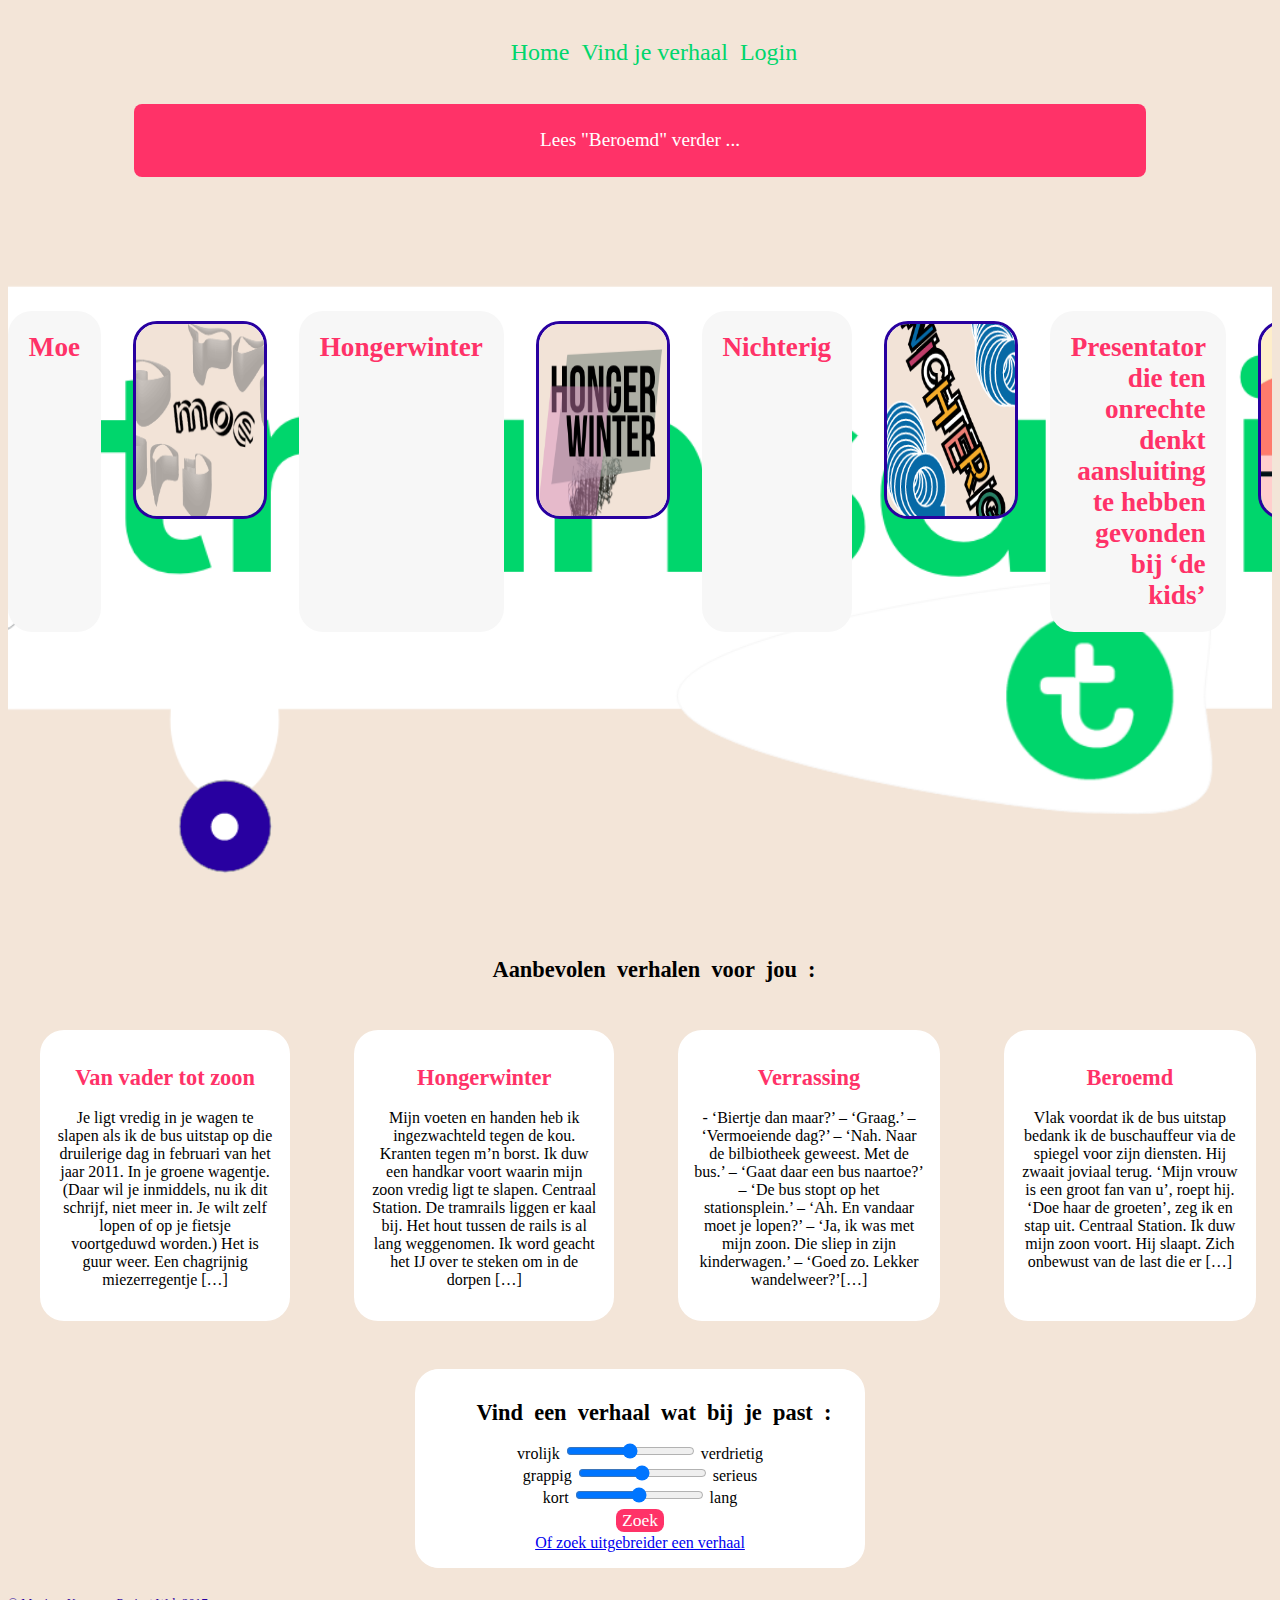
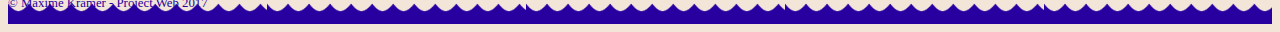
<file: FED/index.html>
<!DOCTYPE html>
<html lang="nl">

<head>
	<meta charset="UTF-8">
	<title>Overzichtspagina</title>
	<link rel="stylesheet" href="Stylesheet/stylesheet.css">
	<link rel="stylesheet" href="Stylesheet/fonts/Nexa%20Bold.otf">
	<link rel="stylesheet" href="Stylesheet/fonts/Nexa%20Light.otf">
	<link rel="stylesheet" href="Stylesheet/fonts/Nexa%20Regular.otf">
	<script src="scripts/script.js"></script>
</head>

<body>
	<header>
		<nav>
			<ul class="navigation">
				<li>
					<a class="primarynav" href="index.html"><img class="navimg" src="Stylesheet/images/transavia-logo-stacked-white.svg" alt="logo"></a>
				</li>
				<li class="primarynav"><a href="index.html">Home</a></li>
				<li class="primarynav"><a href="verhalen.html">Vind je verhaal</a></li>
				<li class="primarynav"><a href="login.html">Login</a></li>
				<li>
					<a href="index.html"><img src="Stylesheet/images/homeic.png" alt="Home"></a>
				</li>
				<li>
					<a href="verhalen.html"><img src="Stylesheet/images/stories.png" alt="Verhalen"></a>
				</li>
				<li>
					<a href="login.html"><img src="Stylesheet/images/login.png" alt="Login"></a>
				</li>
			</ul>
		</nav>
	</header>


	<main>
		<button><a href="verhaal1.html">Lees "Beroemd" verder ... </a></button>
		<section>
			<div class="carrousel">
				<h2><a href="moe.html">Moe</a></h2>
				<img class="plane" src="Stylesheet/images/moepromo.png" alt="">
				<h2><a href="hongerwinter.html">Hongerwinter</a></h2>
				<img src="Stylesheet/images/promohonger.png" alt="">
				<h2><a href="nichterig.html">Nichterig</a></h2>
				<img src="Stylesheet/images/promonicht.png" alt="">
				<h2><a href="verhaal1.html">Presentator die ten onrechte denkt aansluiting te hebben gevonden bij ‘de kids’</a></h2>
				<img src="Stylesheet/images/bus.jpg" alt="">
			</div>
		</section>

		<section class="aanb-1">
			<h1>Aanbevolen verhalen voor jou :</h1></section>
		<section class="containergrid">
			<article class="aanb-1a">
				<h2><a href="verhaal1.html">Van vader tot zoon</a></h2>
				<p>Je ligt vredig in je wagen te slapen als ik de bus uitstap op die druilerige dag in februari van het jaar 2011. In je groene wagentje. (Daar wil je inmiddels, nu ik dit schrijf, niet meer in. Je wilt zelf lopen of op je fietsje voortgeduwd worden.) Het is guur weer. Een chagrijnig miezerregentje […]</p>
			</article>
			<article>
				<h2><a href="verhaal1.html">Hongerwinter</a></h2>
				<p>Mijn voeten en handen heb ik ingezwachteld tegen de kou. Kranten tegen m’n borst. Ik duw een handkar voort waarin mijn zoon vredig ligt te slapen. Centraal Station. De tramrails liggen er kaal bij. Het hout tussen de rails is al lang weggenomen. Ik word geacht het IJ over te steken om in de dorpen […]</p>
			</article>
			<article>
				<h2><a href="verhaal1.html">Verrassing</a></h2>
				<p>- ‘Biertje dan maar?’ – ‘Graag.’ – ‘Vermoeiende dag?’ – ‘Nah. Naar de bilbiotheek geweest. Met de bus.’ – ‘Gaat daar een bus naartoe?’ – ‘De bus stopt op het stationsplein.’ – ‘Ah. En vandaar moet je lopen?’ – ‘Ja, ik was met mijn zoon. Die sliep in zijn kinderwagen.’ – ‘Goed zo. Lekker wandelweer?’[…]</p>
			</article>
			<article>
				<h2><a href="verhaal1.html">Beroemd</a></h2>
				<p>Vlak voordat ik de bus uitstap bedank ik de buschauffeur via de spiegel voor zijn diensten. Hij zwaait joviaal terug. ‘Mijn vrouw is een groot fan van u’, roept hij. ‘Doe haar de groeten’, zeg ik en stap uit. Centraal Station. Ik duw mijn zoon voort. Hij slaapt. Zich onbewust van de last die er […]</p>
			</article>

		</section>

		<aside>
			<form class="slider" action="verhaal1.html">
				<h1>Vind een verhaal wat bij je past :</h1>
				<label for="vv">
					vrolijk
					<input type="range" id="vv"> verdrietig
				</label>
				<label for="gs">
					grappig
					<input type="range" id="gs"> serieus
				</label>
				<label for="kl">
					kort
					<input type="range" id="kl"> lang
				</label>
				<button>
					<a href="verhalen.html"> Zoek</a>
				</button>
				<a href="verhalen.html"> Of zoek uitgebreider een verhaal</a>
			</form>
		</aside>


	</main>

	<footer>
		<p>&copy; Maxime Kramer - Project Web 2017</p>
	</footer>
</body>

</html>
</file>
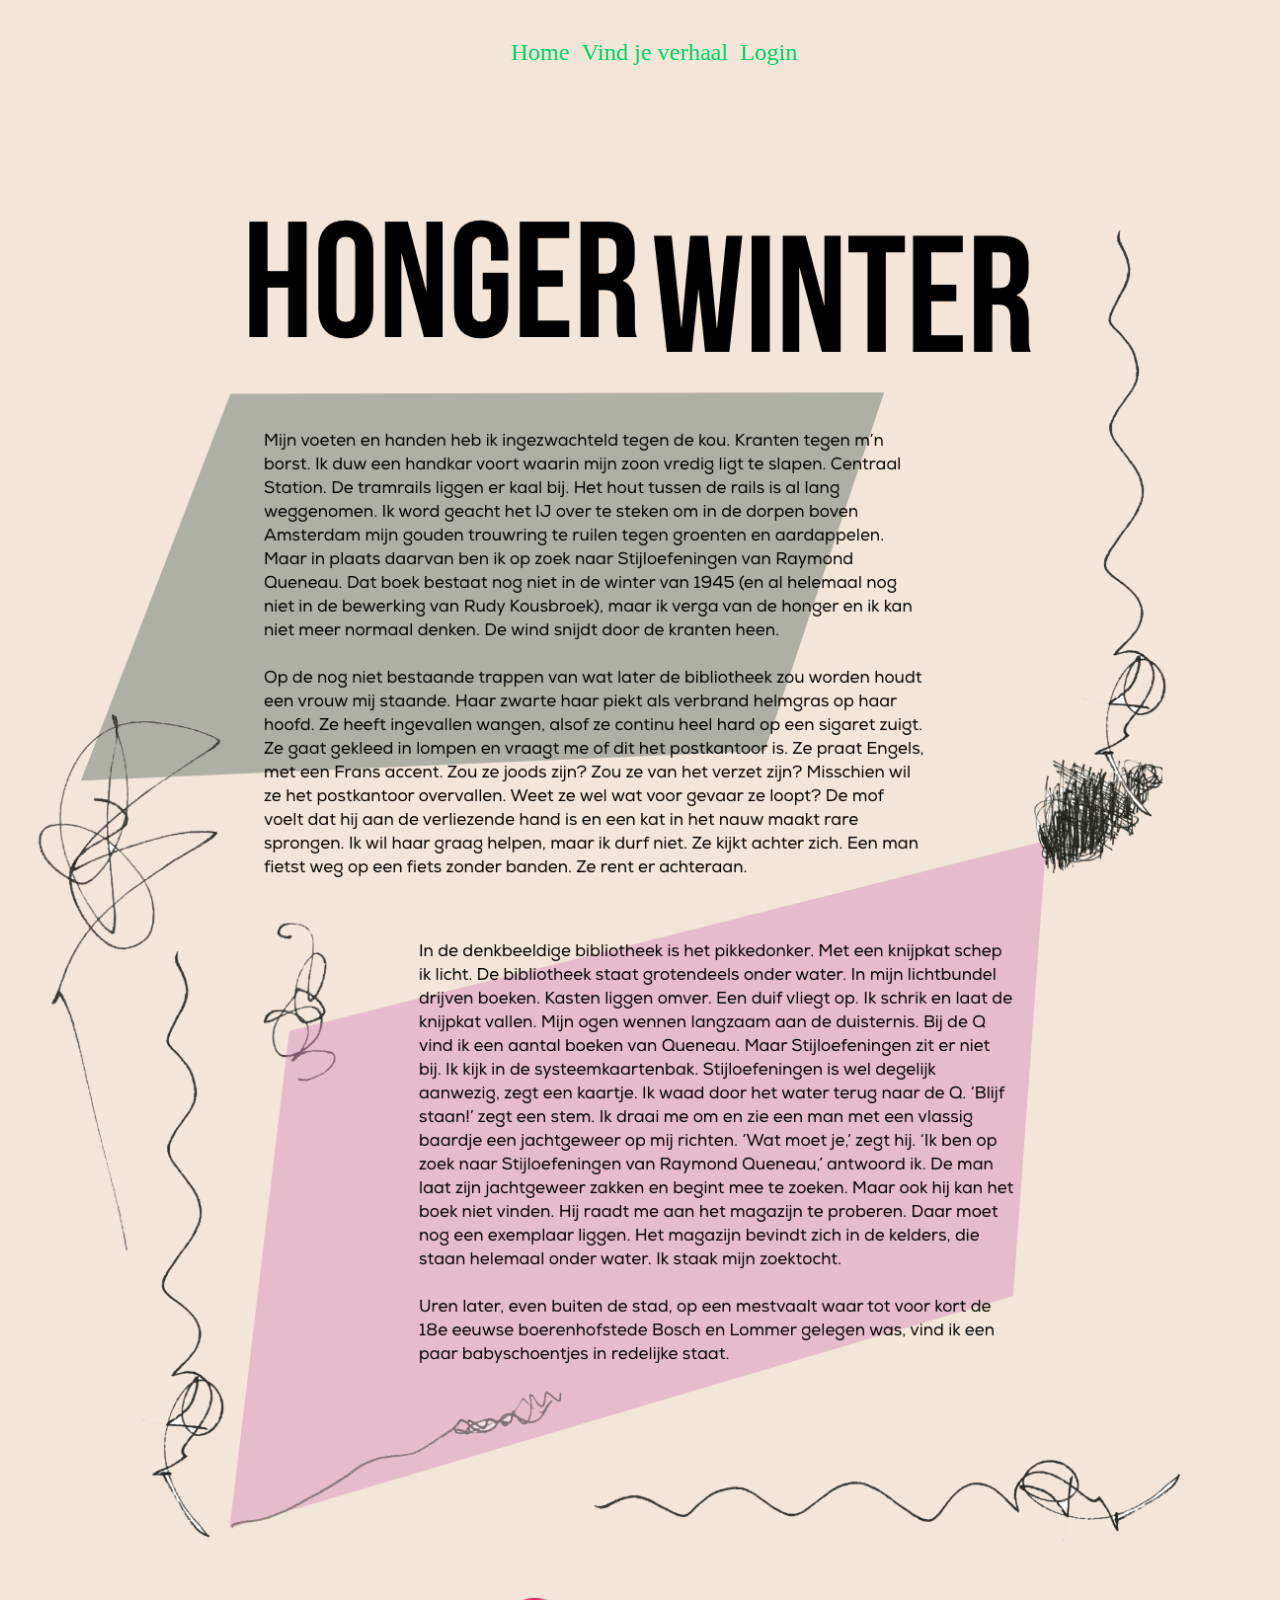
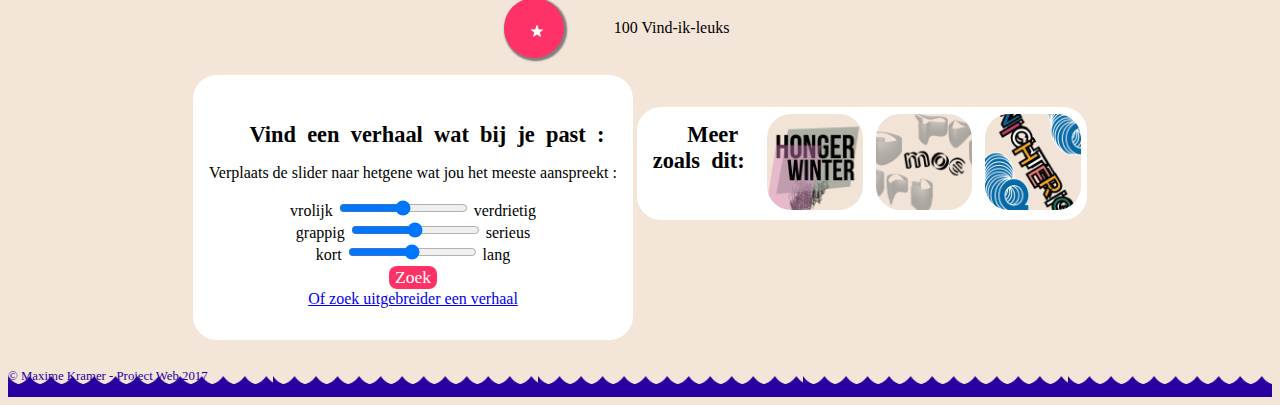
<file: FED/hongerwinter.html>
<!DOCTYPE html>
<html lang="en">

<head>
	<meta charset="UTF-8">
	<title>Hongerwinter</title>
	<link rel="stylesheet" href="Stylesheet/stylesheet.css">
	<link rel="stylesheet" href="Stylesheet/fonts/Nexa%20Bold.otf">
	<link rel="stylesheet" href="Stylesheet/fonts/Nexa%20Light.otf">
	<link rel="stylesheet" href="Stylesheet/fonts/Nexa%20Regular.otf">
	<script src="scripts/script.js"></script>
</head>

<body>
	<header>
		<nav>
			<ul class="navigation">
				<li>
					<a class="primarynav" href="index.html"><img class="navimg" src="Stylesheet/images/transavia-logo-stacked-white.svg" alt="logo"></a>
				</li>
				<li class="primarynav"><a href="index.html">Home</a></li>
				<li class="primarynav"><a href="verhalen.html">Vind je verhaal</a></li>
				<li class="primarynav"><a href="login.html">Login</a></li>
				<li>
					<a href="index.html"><img src="Stylesheet/images/homeic.png" alt="Home"></a>
				</li>
				<li>
					<a href="verhalen.html"><img src="Stylesheet/images/stories.png" alt="Verhalen"></a>
				</li>
				<li>
					<a href="login.html"><img src="Stylesheet/images/login.png" alt="Login"></a>
				</li>
			</ul>
		</nav>
	</header>

	<main>
		<img src="Stylesheet/images/hongermibile.png" alt="mobile">
		<img src="Stylesheet/images/hongeripad.png" alt="ipad">
		<img src="Stylesheet/images/hongerweb.png" alt="web">
		<section class="like">
			<button class="star"><img src="Stylesheet/images/star.png" alt="star"> </button>
			<p>100 Vind-ik-leuks</p>
		</section>
		<aside class="help">

			<form class="slider" action="verhaal1.html">
				<h1>Vind een verhaal wat bij je past :</h1>
				<p>Verplaats de slider naar hetgene wat jou het meeste aanspreekt : </p>
				<label for="vv">
					vrolijk
					<input type="range" id="vv"> verdrietig
				</label>
				<label for="gs">
					grappig
					<input type="range" id="gs"> serieus
				</label>
				<label for="kl">
					kort
					<input type="range" id="kl"> lang
				</label>
				<button><a href="verhalen.html">Zoek</a></button>
				<a href="verhalen.html"> Of zoek uitgebreider een verhaal</a>
			</form>

		</aside>

		<section class="compare">
			<h1> Meer zoals dit: </h1>

			<a href="hongerwinter.html"><img class="more" src="Stylesheet/images/promohonger.png" alt="promohonger"></a>

			<a href="moe.html"><img class="more" src="Stylesheet/images/moepromo.png" alt="promomoe"></a>

			<a href="nichterig.html"><img class="more" src="Stylesheet/images/promonicht.png" alt=""></a>

		</section>
	</main>
	<footer>
		<p>&copy; Maxime Kramer - Project Web 2017</p>
	</footer>
</body>

</html>
</file>
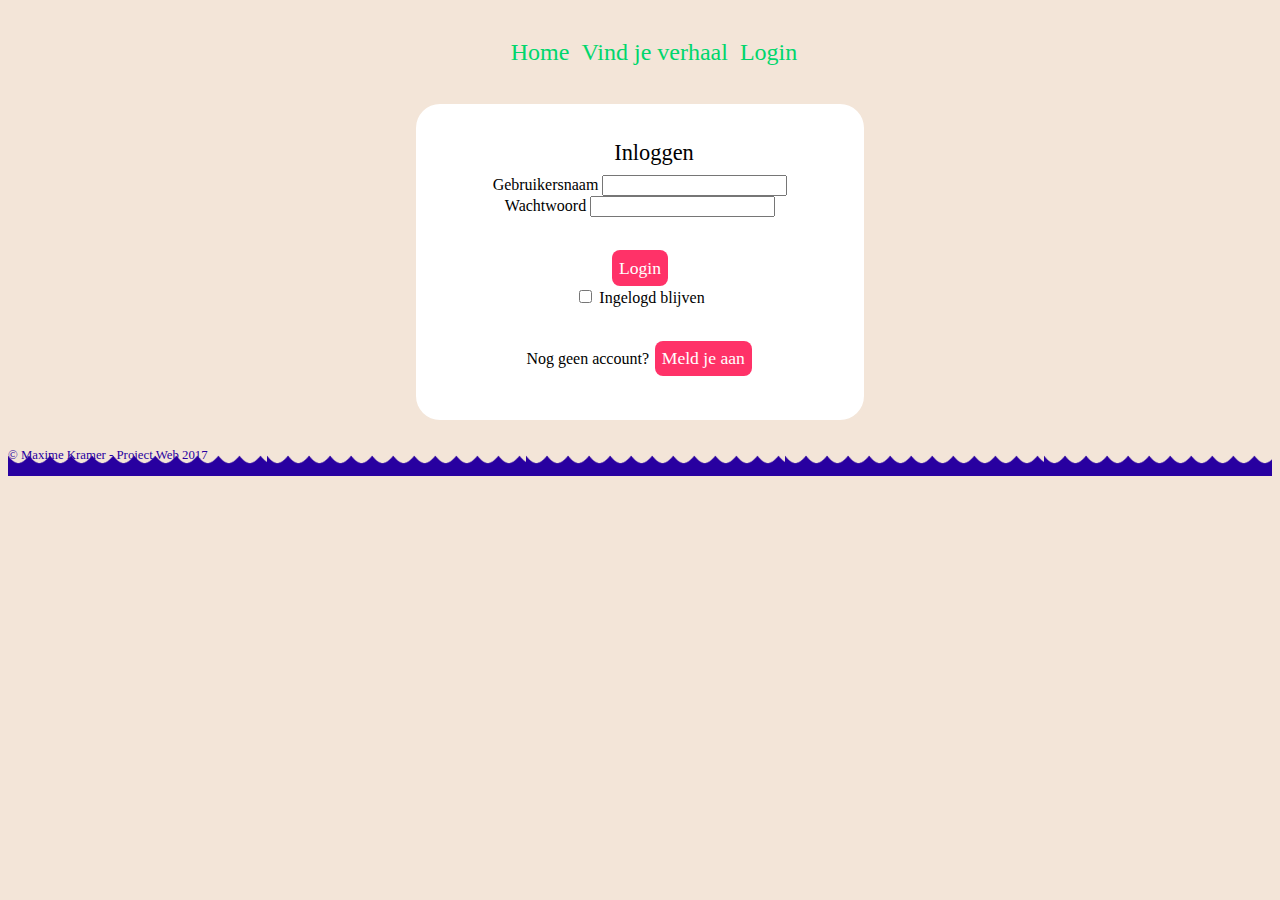
<file: FED/login.html>
<!DOCTYPE html>
<html lang="nl">

<head>
	<meta charset="UTF-8">
	<title>Login</title>
	<link rel="stylesheet" href="Stylesheet/stylesheet.css">
	<link rel="stylesheet" href="Stylesheet/fonts/Nexa%20Bold.otf">
	<link rel="stylesheet" href="Stylesheet/fonts/Nexa%20Light.otf">
	<link rel="stylesheet" href="Stylesheet/fonts/Nexa%20Regular.otf">
	<script src="scripts/script.js"></script>
</head>

<body>
	<header>
		<nav>
			<ul class="navigation">
				<li>
					<a class="primarynav" href="index.html"><img class="navimg" src="Stylesheet/images/transavia-logo-stacked-white.svg" alt="logo"></a>
				</li>
				<li class="primarynav"><a href="index.html">Home</a></li>
				<li class="primarynav"><a href="verhalen.html">Vind je verhaal</a></li>
				<li class="primarynav"><a href="login.html">Login</a></li>
				<li>
					<a href="index.html"><img src="Stylesheet/images/homeic.png" alt="Home"></a>
				</li>
				<li>
					<a href="verhalen.html"><img src="Stylesheet/images/stories.png" alt="Verhalen"></a>
				</li>
				<li>
					<a href="login.html"><img src="Stylesheet/images/login.png" alt="Login"></a>
				</li>
			</ul>
		</nav>
	</header>

	<main>
		<form class="login" action="index.html">
			<fieldset>
				<legend>Inloggen</legend>
				<label class="input" for="naam"> Gebruikersnaam
					<input type="text" name="Gebruikersnaam" id="naam">
				</label>
				<label class="input" for="password"> Wachtwoord
					<input type="password" name="Wachtwoord" id="password">
				</label>
			</fieldset>
			<fieldset>
				<button>
					<a href="index.html">Login</a>
				</button>
				<label for="staylogged">
					<input type="checkbox" name="Onthoud gegevens" id="staylogged"> Ingelogd blijven </label>
			</fieldset>
			<fieldset> Nog geen account?
				<button><a href="register.html">Meld je aan</a></button>
			</fieldset>
		</form>
	</main>
	<footer>
		<p>&copy; Maxime Kramer - Project Web 2017</p>
	</footer>
</body>

</html>
</file>
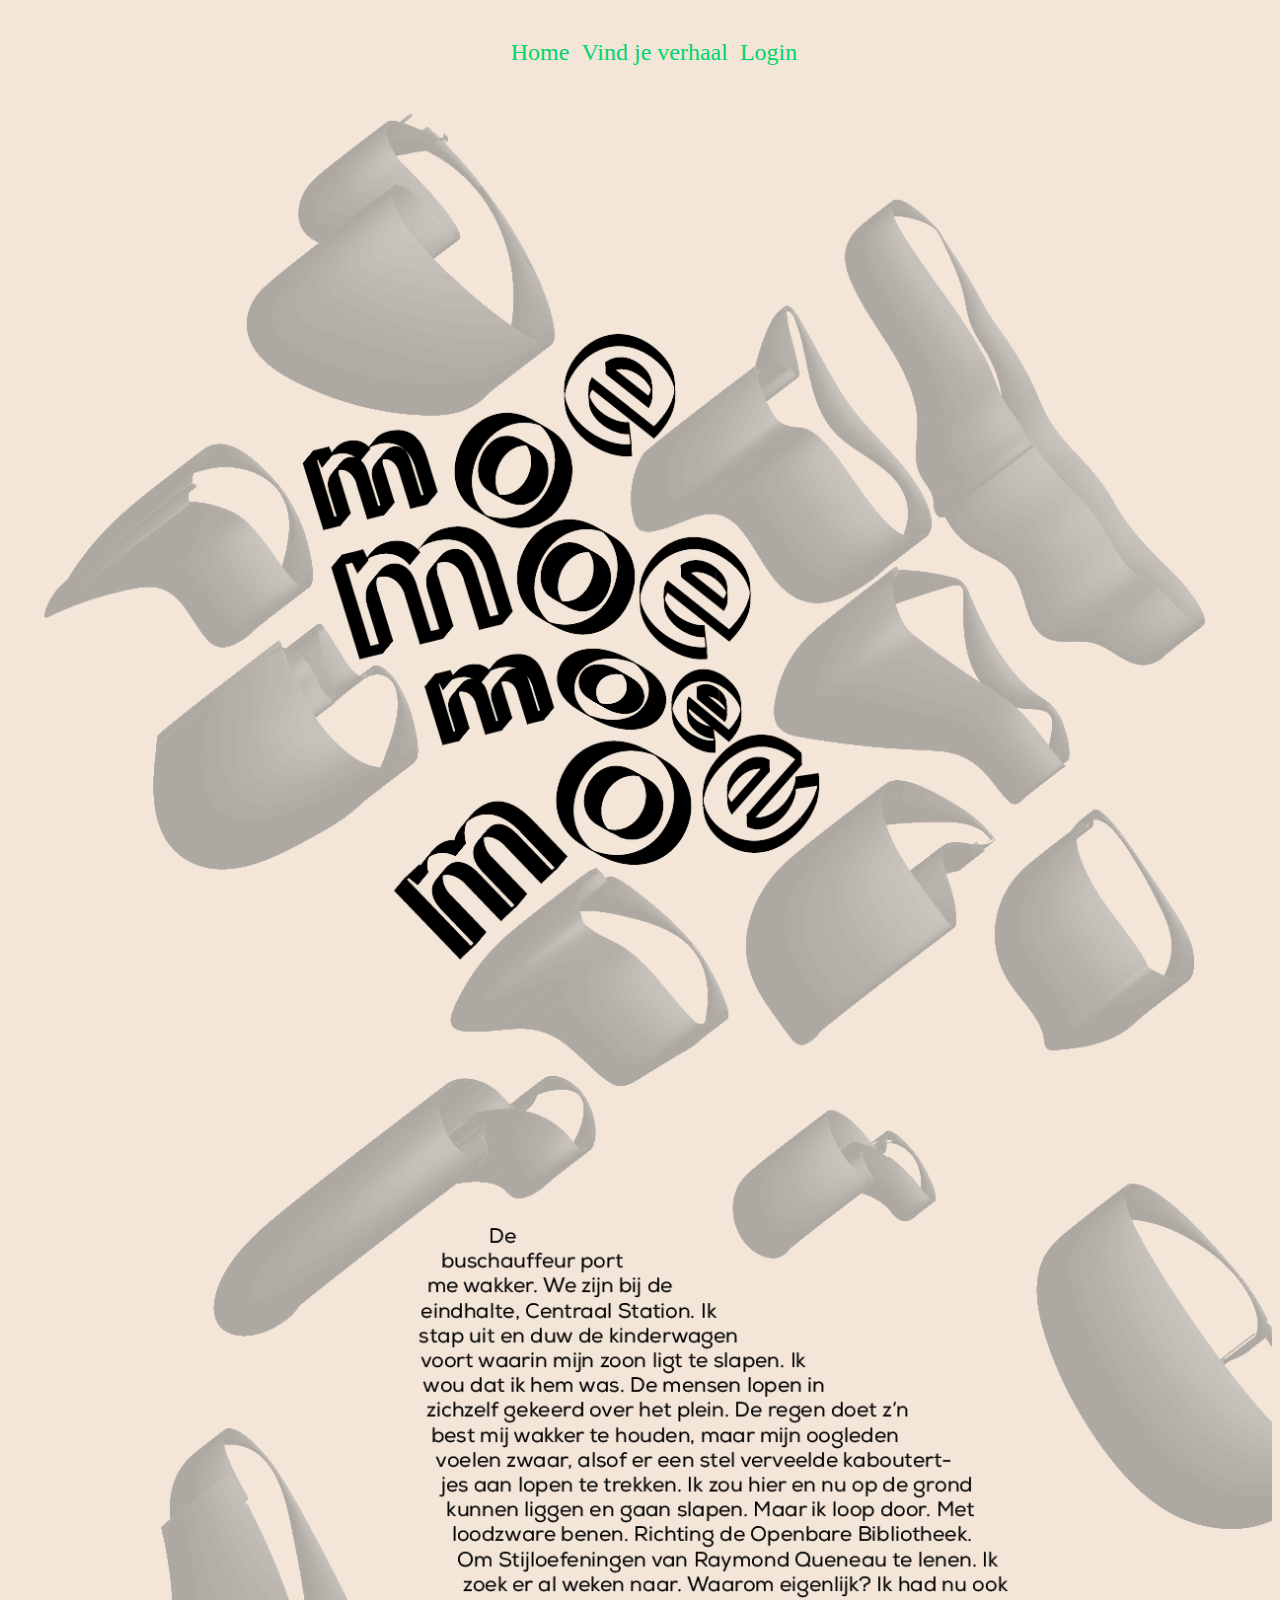
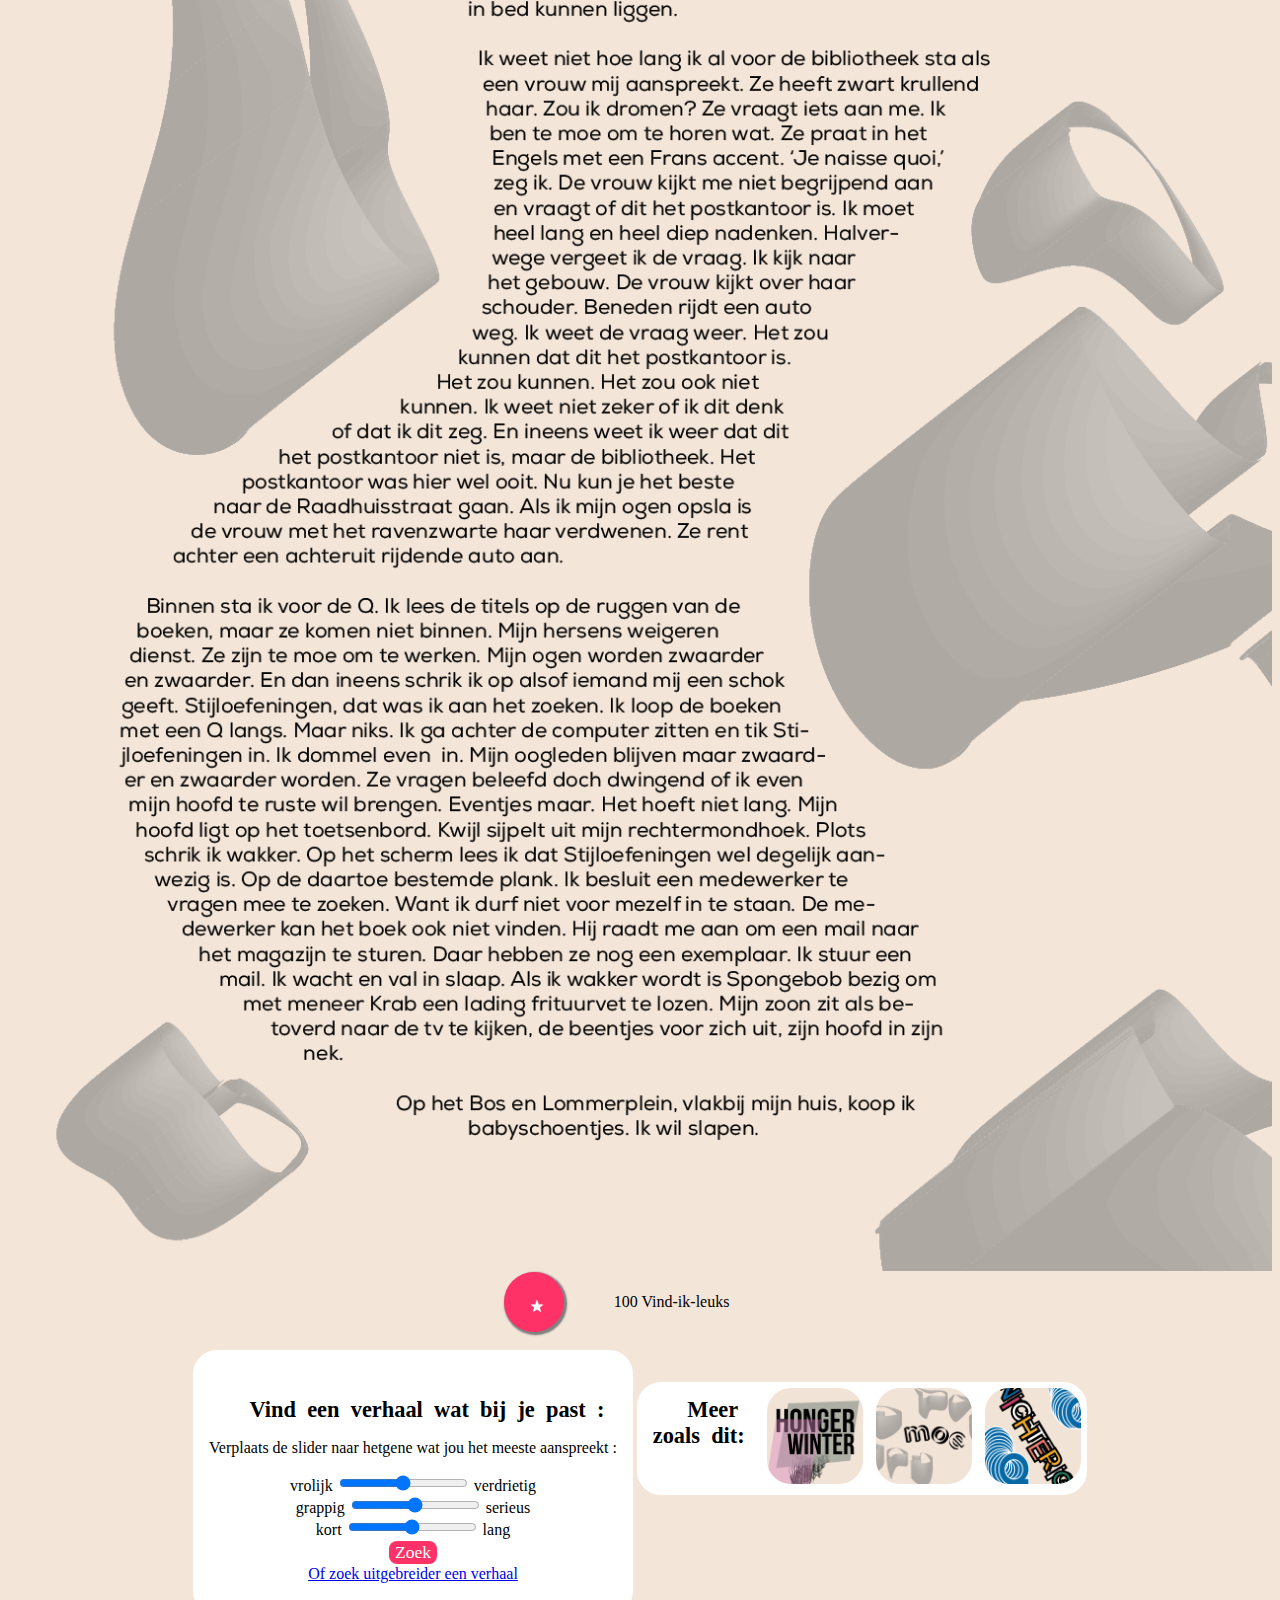
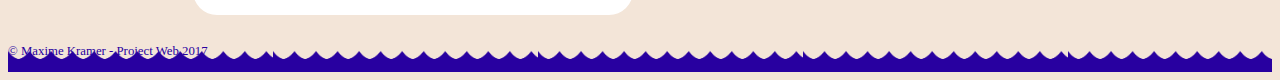
<file: FED/moe.html>
<!DOCTYPE html>
<html lang="en">

<head>
	<meta charset="UTF-8">
	<title>Moe</title>
	<link rel="stylesheet" href="Stylesheet/stylesheet.css">
	<link rel="stylesheet" href="Stylesheet/fonts/Nexa%20Bold.otf">
	<link rel="stylesheet" href="Stylesheet/fonts/Nexa%20Light.otf">
	<link rel="stylesheet" href="Stylesheet/fonts/Nexa%20Regular.otf">
	<script src="scripts/script.js"></script>
</head>

<body>
	<header>
		<nav>
			<ul class="navigation">
				<li>
					<a class="primarynav" href="index.html"><img class="navimg" src="Stylesheet/images/transavia-logo-stacked-white.svg" alt="logo"></a>
				</li>
				<li class="primarynav"><a href="index.html">Home</a></li>
				<li class="primarynav"><a href="verhalen.html">Vind je verhaal</a></li>
				<li class="primarynav"><a href="login.html">Login</a></li>
				<li>
					<a href="index.html"><img src="Stylesheet/images/homeic.png" alt="Home"></a>
				</li>
				<li>
					<a href="verhalen.html"><img src="Stylesheet/images/stories.png" alt="Verhalen"></a>
				</li>
				<li>
					<a href="login.html"><img src="Stylesheet/images/login.png" alt="Login"></a>
				</li>
			</ul>
		</nav>
	</header>

	<main>
		<img src="Stylesheet/images/moemibile.png" alt="mobile">
		<img src="Stylesheet/images/moeipad.png" alt="ipad">
		<img src="Stylesheet/images/moeweb.png" alt="web">

		<section class="like">
			<button class="star"><img src="Stylesheet/images/star.png" alt="star"> </button>
			<p>100 Vind-ik-leuks</p>
		</section>

		<aside class="help">

			<form class="slider" action="verhaal1.html">
				<h1>Vind een verhaal wat bij je past :</h1>
				<p>Verplaats de slider naar hetgene wat jou het meeste aanspreekt : </p>
				<label for="vv">
					vrolijk
					<input type="range" id="vv"> verdrietig
				</label>
				<label for="gs">
					grappig
					<input type="range" id="gs"> serieus
				</label>
				<label for="kl">
					kort
					<input type="range" id="kl"> lang
				</label>
				<button><a href="verhalen.html">Zoek</a></button>
				<a href="verhalen.html"> Of zoek uitgebreider een verhaal</a>
			</form>

		</aside>

		<section class="compare">
			<h1> Meer zoals dit: </h1>

			<a href="hongerwinter.html"><img class="more" src="Stylesheet/images/promohonger.png" alt="promohonger"></a>

			<a href="moe.html"><img class="more" src="Stylesheet/images/moepromo.png" alt="promomoe"></a>

			<a href="nichterig.html"><img class="more" src="Stylesheet/images/promonicht.png" alt=""></a>

		</section>

	</main>

	<footer>
		<p>&copy; Maxime Kramer - Project Web 2017</p>
	</footer>
</body>

</html>
</file>
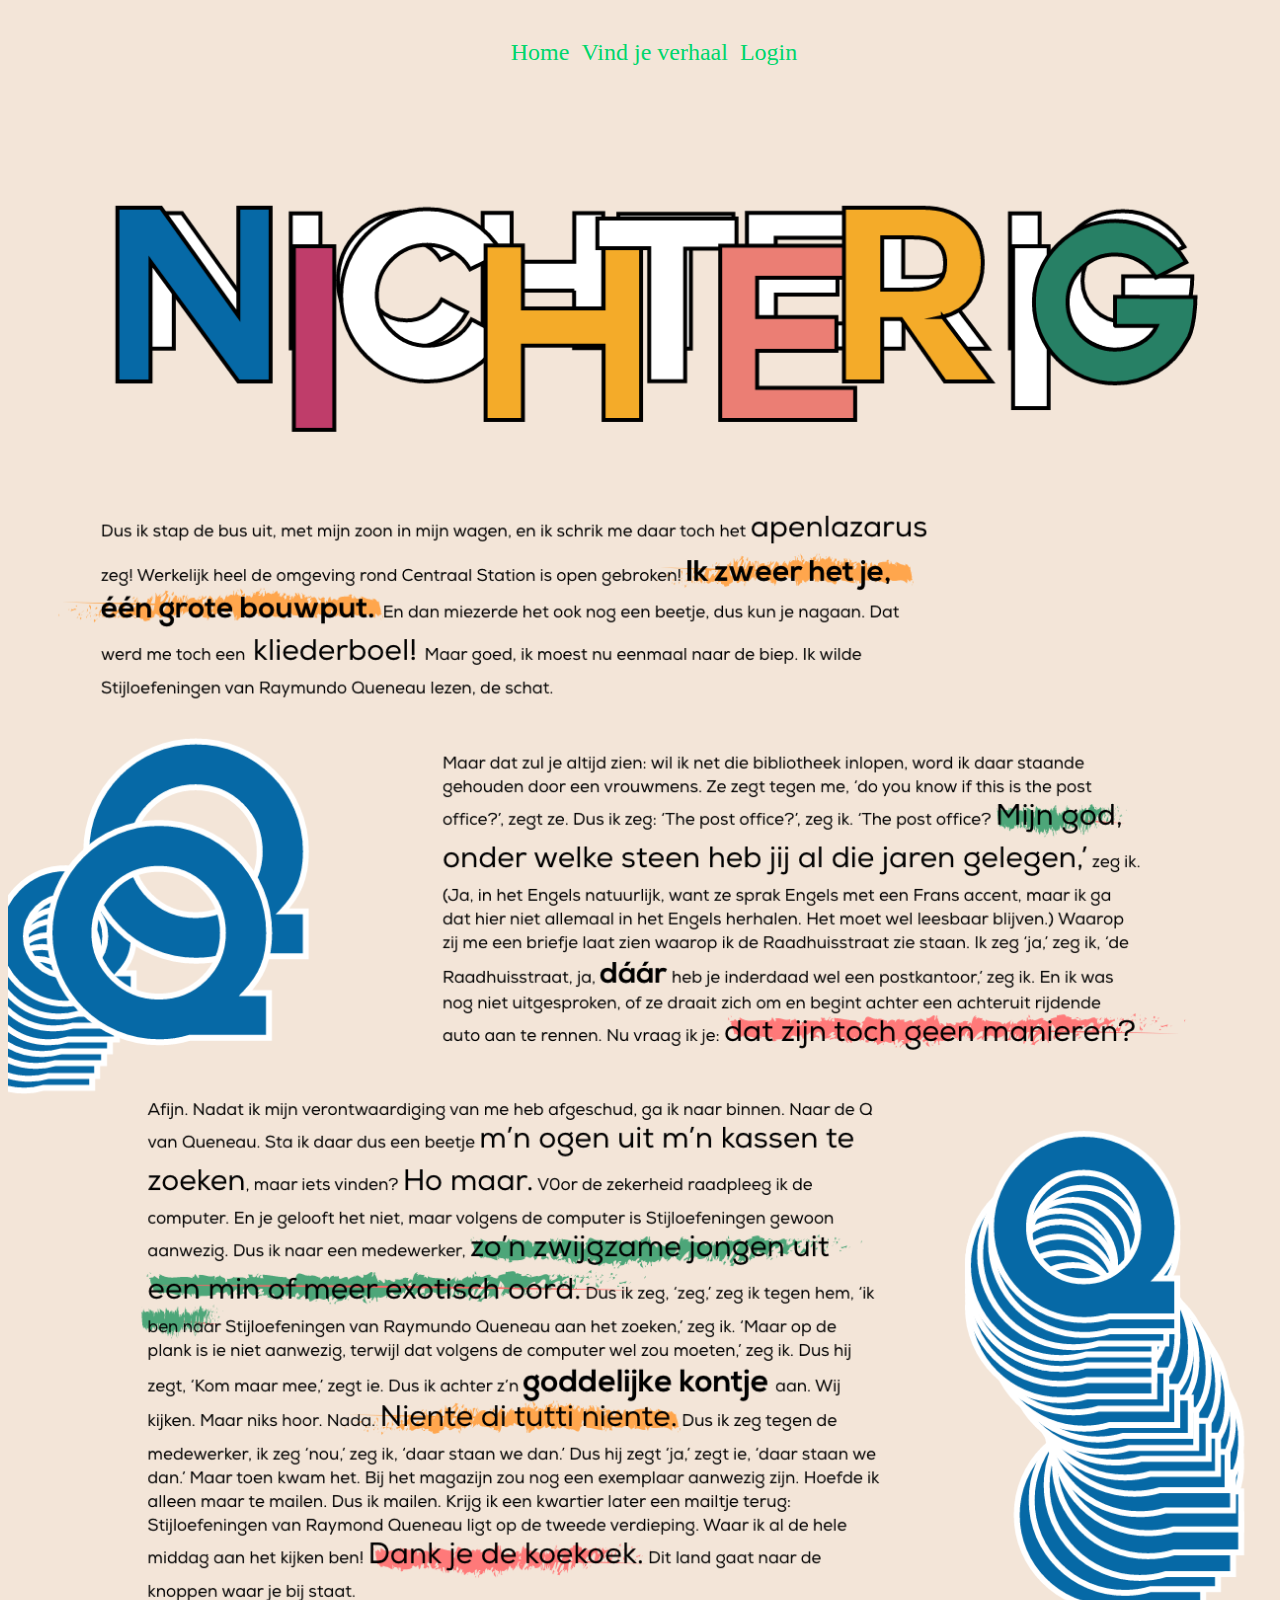
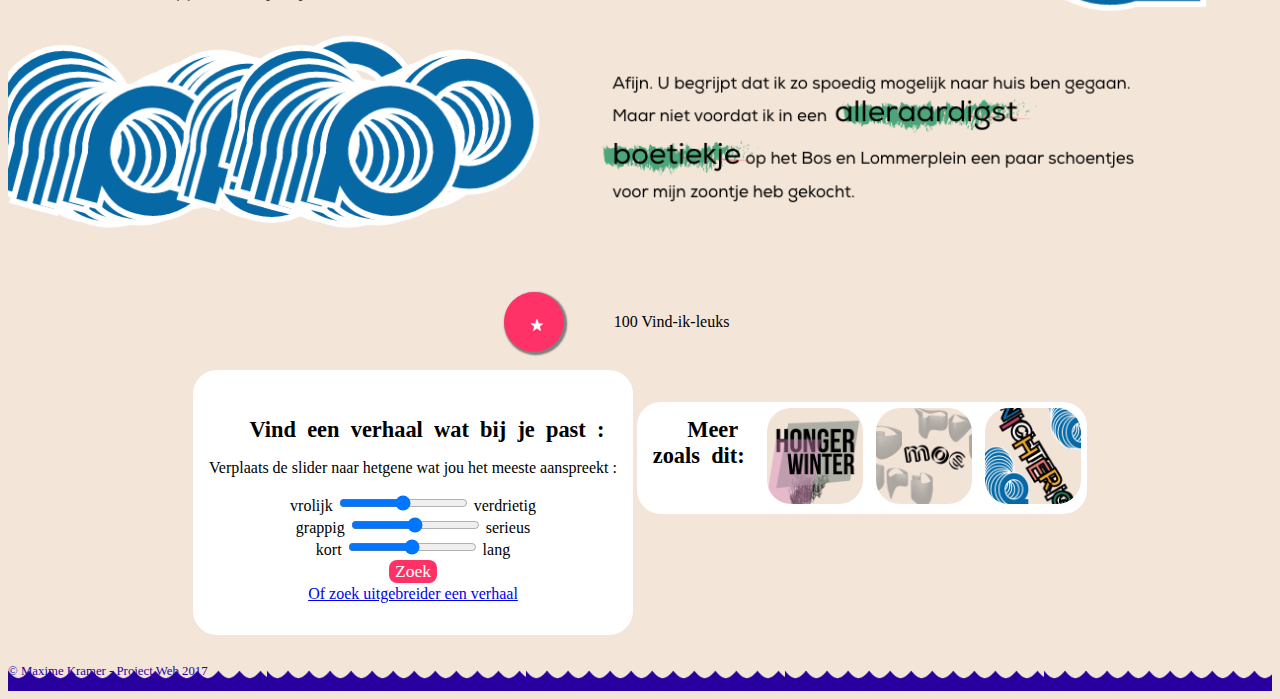
<file: FED/nichterig.html>
<!DOCTYPE html>
<html lang="en">

<head>
	<meta charset="UTF-8">
	<title>Nichterig</title>
	<link rel="stylesheet" href="Stylesheet/stylesheet.css">
	<link rel="stylesheet" href="Stylesheet/fonts/Nexa%20Bold.otf">
	<link rel="stylesheet" href="Stylesheet/fonts/Nexa%20Light.otf">
	<link rel="stylesheet" href="Stylesheet/fonts/Nexa%20Regular.otf">
	<script src="scripts/script.js"></script>
</head>

<body>
	<header>
		<nav>
			<ul class="navigation">
				<li>
					<a class="primarynav" href="index.html"><img class="navimg" src="Stylesheet/images/transavia-logo-stacked-white.svg" alt="logo"></a>
				</li>
				<li class="primarynav"><a href="index.html">Home</a></li>
				<li class="primarynav"><a href="verhalen.html">Vind je verhaal</a></li>
				<li class="primarynav"><a href="login.html">Login</a></li>
				<li>
					<a href="index.html"><img src="Stylesheet/images/homeic.png" alt="Home"></a>
				</li>
				<li>
					<a href="verhalen.html"><img src="Stylesheet/images/stories.png" alt="Verhalen"></a>
				</li>
				<li>
					<a href="login.html"><img src="Stylesheet/images/login.png" alt="Login"></a>
				</li>
			</ul>
		</nav>
	</header>

	<main>
		<img src="Stylesheet/images/nichtphone.png" alt="mobile">
		<img src="Stylesheet/images/nichtipad.png" alt="ipad">
		<img src="Stylesheet/images/nichtweb.png" alt="web">
		<section class="like">
			<button class="star"><img src="Stylesheet/images/star.png" alt="star"> </button>
			<p>100 Vind-ik-leuks</p>
		</section>

		<aside class="help">

			<form class="slider" action="verhaal1.html">
				<h1>Vind een verhaal wat bij je past :</h1>
				<p>Verplaats de slider naar hetgene wat jou het meeste aanspreekt : </p>
				<label for="vv">
					vrolijk
					<input type="range" id="vv"> verdrietig
				</label>
				<label for="gs">
					grappig
					<input type="range" id="gs"> serieus
				</label>
				<label for="kl">
					kort
					<input type="range" id="kl"> lang
				</label>
				<button><a href="verhalen.html">Zoek</a></button>
				<a href="verhalen.html"> Of zoek uitgebreider een verhaal</a>
			</form>
		</aside>

		<section class="compare">
			<h1> Meer zoals dit: </h1>

			<a href="hongerwinter.html"><img class="more" src="Stylesheet/images/promohonger.png" alt="promohonger"></a>

			<a href="moe.html"><img class="more" src="Stylesheet/images/moepromo.png" alt="promomoe"></a>

			<a href="nichterig.html"><img class="more" src="Stylesheet/images/promonicht.png" alt=""></a>

		</section>
	</main>
	<footer>
		<p>&copy; Maxime Kramer - Project Web 2017</p>
	</footer>
</body>
</file>
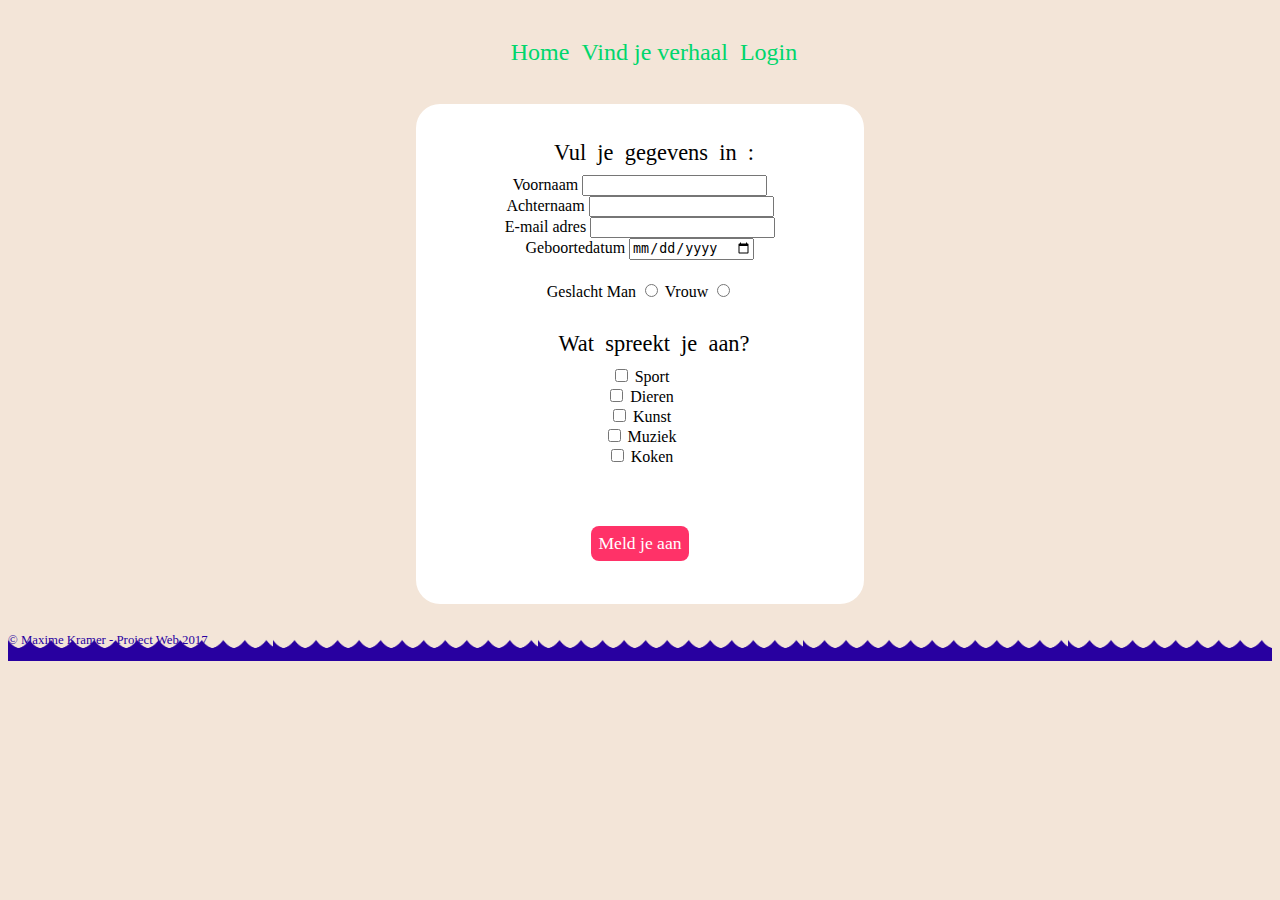
<file: FED/register.html>
<!DOCTYPE html>
<html lang="ned">

<head>
	<meta charset="UTF-8">
	<title>Meld je aan</title>
	<link rel="stylesheet" href="Stylesheet/stylesheet.css">
	<link rel="stylesheet" href="Stylesheet/fonts/Nexa%20Bold.otf">
	<link rel="stylesheet" href="Stylesheet/fonts/Nexa%20Light.otf">
	<link rel="stylesheet" href="Stylesheet/fonts/Nexa%20Regular.otf">
	<script src="scripts/script.js"></script>
</head>

<body>

	<header>
		<nav>
			<ul class="navigation">
				<li>
					<a class="primarynav" href="index.html"><img class="navimg" src="Stylesheet/images/transavia-logo-stacked-white.svg" alt="logo"></a>
				</li>
				<li class="primarynav"><a href="index.html">Home</a></li>
				<li class="primarynav"><a href="verhalen.html">Vind je verhaal</a></li>
				<li class="primarynav"><a href="login.html">Login</a></li>
				<li>
					<a href="index.html"><img src="Stylesheet/images/homeic.png" alt="Home"></a>
				</li>
				<li>
					<a href="verhalen.html"><img src="Stylesheet/images/stories.png" alt="Verhalen"></a>
				</li>
				<li>
					<a href="login.html"><img src="Stylesheet/images/login.png" alt="Login"></a>
				</li>
			</ul>
		</nav>
	</header>

	<main class="register">
		<form action="index.html">
			<fieldset>
				<legend>Vul je gegevens in :</legend>
				<label for="name">Voornaam
					<input type="text" id="name">
				</label>
				<label for="lastname">Achternaam
					<input type="text" id="lastname">
				</label>
				<label for="email">E-mail adres
					<input type="email" id="email">
				</label>
				<label for="birthdate">Geboortedatum
					<input type="date" id="birthdate">
				</label>
				<fieldset>
					<label class="gender"> Geslacht </label>
					<label class="gender" for="gendermale">Man</label>
					<input type="radio" id="gendermale" name="gender">
					<label class="gender" for="genderfemale"> Vrouw</label>
					<input type="radio" id="genderfemale" name="gender">
				</fieldset>

				<fieldset>
					<legend>Wat spreekt je aan?</legend>
					<label for="hobby1">
						<input type="checkbox" id="hobby1"> Sport
					</label>
					<label for="hobby2">
						<input type="checkbox" id="hobby2"> Dieren
					</label>
					<label for="hobby3">
						<input type="checkbox" id="hobby3"> Kunst
					</label>
					<label for="hobby4">
						<input type="checkbox" id="hobby4"> Muziek
					</label>
					<label for="hobby5">
						<input type="checkbox" id="hobby5"> Koken
					</label>
				</fieldset>
			</fieldset>

			<fieldset>
				<button><a href="index.html">Meld je aan</a></button>
			</fieldset>
		</form>

	</main>

	<footer>
		<p>&copy; Maxime Kramer - Project Web 2017</p>
	</footer>
</body>

</html>
</file>
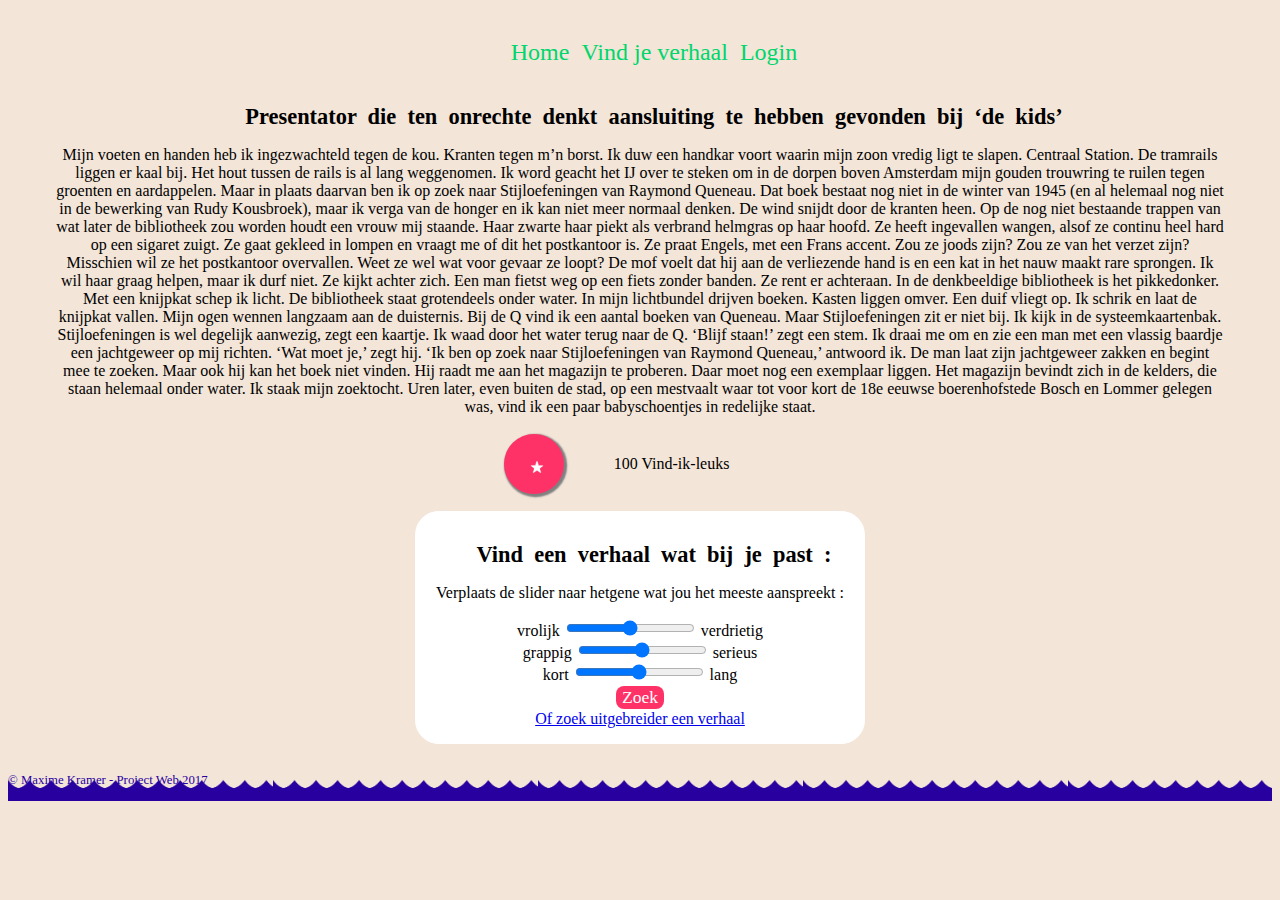
<file: FED/verhaal1.html>
<!DOCTYPE html>
<html lang="nl">

<head>
	<meta charset="UTF-8">
	<title>Verhaal 1</title>
	<link rel="stylesheet" href="Stylesheet/stylesheet.css">
	<link rel="stylesheet" href="Stylesheet/fonts/Nexa%20Bold.otf">
	<link rel="stylesheet" href="Stylesheet/fonts/Nexa%20Light.otf">
	<link rel="stylesheet" href="Stylesheet/fonts/Nexa%20Regular.otf">
</head>

<body>
	<header>
		<nav>
			<ul class="navigation">
				<li>
					<a class="primarynav" href="index.html"><img class="navimg" src="Stylesheet/images/transavia-logo-stacked-white.svg" alt="logo"></a>
				</li>
				<li class="primarynav"><a href="index.html">Home</a></li>
				<li class="primarynav"><a href="verhalen.html">Vind je verhaal</a></li>
				<li class="primarynav"><a href="login.html">Login</a></li>
				<li>
					<a href="index.html"><img src="Stylesheet/images/homeic.png" alt="Home"></a>
				</li>
				<li>
					<a href="verhalen.html"><img src="Stylesheet/images/stories.png" alt="Verhalen"></a>
				</li>
				<li>
					<a href="login.html"><img src="Stylesheet/images/login.png" alt="Login"></a>
				</li>
			</ul>
		</nav>
	</header>
	<main>
		<section>
			<h1>Presentator die ten onrechte denkt aansluiting te hebben gevonden bij ‘de kids’ </h1>
			<p>Mijn voeten en handen heb ik ingezwachteld tegen de kou. Kranten tegen m’n borst. Ik duw een handkar voort waarin mijn zoon vredig ligt te slapen. Centraal Station. De tramrails liggen er kaal bij. Het hout tussen de rails is al lang weggenomen. Ik word geacht het IJ over te steken om in de dorpen boven Amsterdam mijn gouden trouwring te ruilen tegen groenten en aardappelen. Maar in plaats daarvan ben ik op zoek naar Stijloefeningen van Raymond Queneau. Dat boek bestaat nog niet in de winter van 1945 (en al helemaal nog niet in de bewerking van Rudy Kousbroek), maar ik verga van de honger en ik kan niet meer normaal denken. De wind snijdt door de kranten heen. Op de nog niet bestaande trappen van wat later de bibliotheek zou worden houdt een vrouw mij staande. Haar zwarte haar piekt als verbrand helmgras op haar hoofd. Ze heeft ingevallen wangen, alsof ze continu heel hard op een sigaret zuigt. Ze gaat gekleed in lompen en vraagt me of dit het postkantoor is. Ze praat Engels, met een Frans accent. Zou ze joods zijn? Zou ze van het verzet zijn? Misschien wil ze het postkantoor overvallen. Weet ze wel wat voor gevaar ze loopt? De mof voelt dat hij aan de verliezende hand is en een kat in het nauw maakt rare sprongen. Ik wil haar graag helpen, maar ik durf niet. Ze kijkt achter zich. Een man fietst weg op een fiets zonder banden. Ze rent er achteraan. In de denkbeeldige bibliotheek is het pikkedonker. Met een knijpkat schep ik licht. De bibliotheek staat grotendeels onder water. In mijn lichtbundel drijven boeken. Kasten liggen omver. Een duif vliegt op. Ik schrik en laat de knijpkat vallen. Mijn ogen wennen langzaam aan de duisternis. Bij de Q vind ik een aantal boeken van Queneau. Maar Stijloefeningen zit er niet bij. Ik kijk in de systeemkaartenbak. Stijloefeningen is wel degelijk aanwezig, zegt een kaartje. Ik waad door het water terug naar de Q. ‘Blijf staan!’ zegt een stem. Ik draai me om en zie een man met een vlassig baardje een jachtgeweer op mij richten. ‘Wat moet je,’ zegt hij. ‘Ik ben op zoek naar Stijloefeningen van Raymond Queneau,’ antwoord ik. De man laat zijn jachtgeweer zakken en begint mee te zoeken. Maar ook hij kan het boek niet vinden. Hij raadt me aan het magazijn te proberen. Daar moet nog een exemplaar liggen. Het magazijn bevindt zich in de kelders, die staan helemaal onder water. Ik staak mijn zoektocht. Uren later, even buiten de stad, op een mestvaalt waar tot voor kort de 18e eeuwse boerenhofstede Bosch en Lommer gelegen was, vind ik een paar babyschoentjes in redelijke staat.</p>
			<section class="like">
				<button class="star"><img src="Stylesheet/images/star.png" alt="star"> </button>
				<p>100 Vind-ik-leuks</p>
			</section>

		</section>

		<aside>

			<form class="slider" action="verhaal1.html">
				<h1>Vind een verhaal wat bij je past :</h1>
				<p>Verplaats de slider naar hetgene wat jou het meeste aanspreekt : </p>
				<label for="vv">
					vrolijk
					<input type="range" id="vv"> verdrietig
				</label>
				<label for="gs">
					grappig
					<input type="range" id="gs"> serieus
				</label>
				<label for="kl">
					kort
					<input type="range" id="kl"> lang
				</label>
				<button><a href="verhalen.html">Zoek</a></button>
				<a href="verhalen.html"> Of zoek uitgebreider een verhaal</a>
			</form>

		</aside>
	</main>

	<footer>
		<p>&copy; Maxime Kramer - Project Web 2017</p>
	</footer>
</body>

</html>
</file>
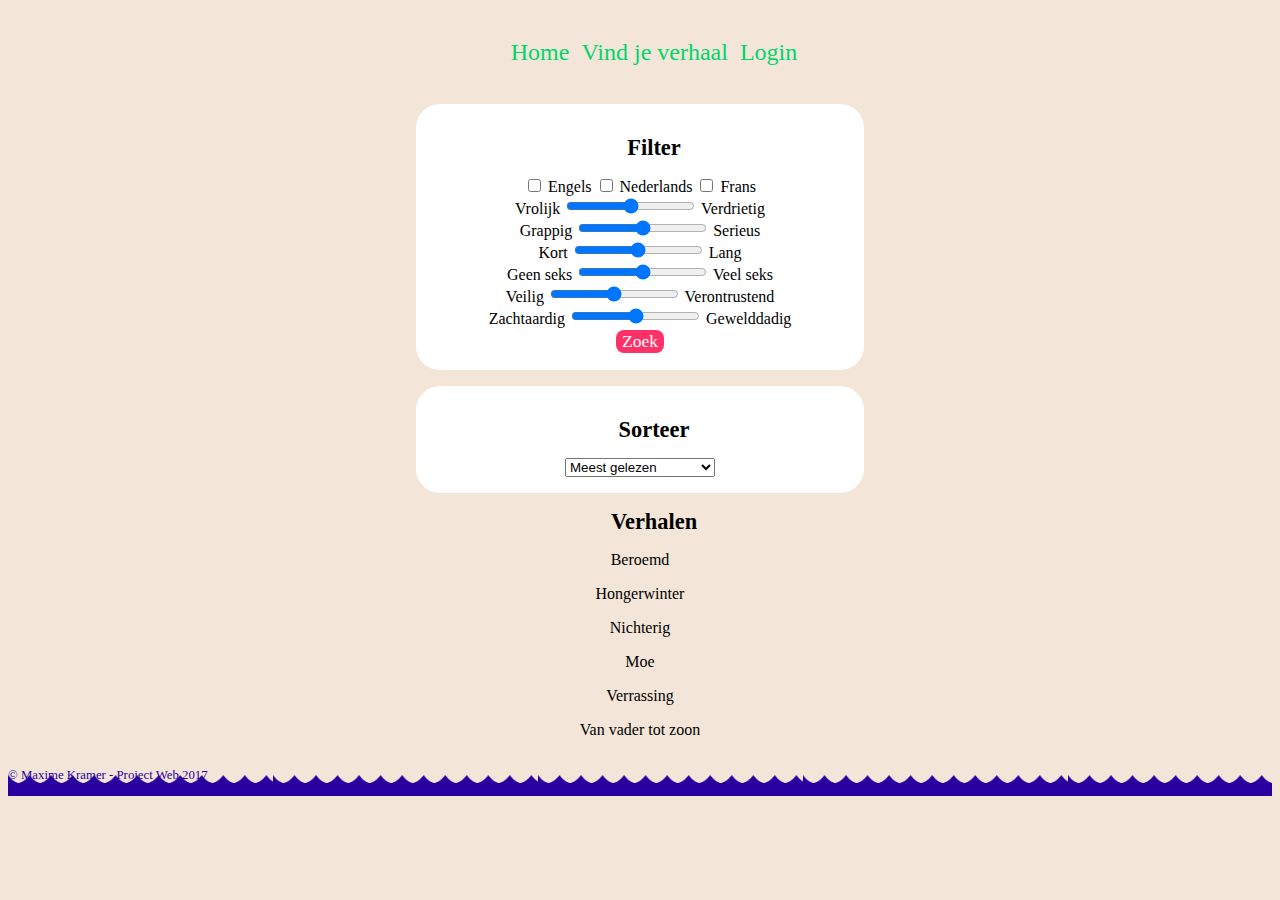
<file: FED/verhalen.html>
<!DOCTYPE html>
<html lang="en">

<head>
	<meta charset="UTF-8">
	<title>Genres</title>
	<link rel="stylesheet" href="Stylesheet/stylesheet.css">
	<link rel="stylesheet" href="Stylesheet/fonts/Nexa%20Bold.otf">
	<link rel="stylesheet" href="Stylesheet/fonts/Nexa%20Light.otf">
	<link rel="stylesheet" href="Stylesheet/fonts/Nexa%20Regular.otf">
	<script src="scripts/script.js"></script>
</head>

<body>

	<header>
		<nav>
			<ul class="navigation">
				<li>
					<a class="primarynav" href="index.html"><img class="navimg" src="Stylesheet/images/transavia-logo-stacked-white.svg" alt="logo"></a>
				</li>
				<li class="primarynav"><a href="index.html">Home</a></li>
				<li class="primarynav"><a href="verhalen.html">Vind je verhaal</a></li>
				<li class="primarynav"><a href="login.html">Login</a></li>
				<li>
					<a href="index.html"><img src="Stylesheet/images/homeic.png" alt="Home"></a>
				</li>
				<li>
					<a href="verhalen.html"><img src="Stylesheet/images/stories.png" alt="Verhalen"></a>
				</li>
				<li>
					<a href="login.html"><img src="Stylesheet/images/login.png" alt="Login"></a>
				</li>
			</ul>
		</nav>
	</header>


	<main>
		<!--Filter -->

		<section>

			<form class="slider" action="verhalen.html">
				<h1>Filter</h1>
				<input class="lang" type="checkbox"> Engels
				<input class="lang" type="checkbox"> Nederlands
				<input class="lang" type="checkbox"> Frans
				<label for="vv">
					Vrolijk
					<input type="range" id="vv"> Verdrietig
				</label>
				<label for="gs">
					Grappig
					<input type="range" id="gs"> Serieus
				</label>
				<label for="kl">
					Kort
					<input type="range" id="kl"> Lang
				</label>
				<label for="sn">
					Geen seks
					<input type="range" id="sn"> Veel seks
				</label>
				<label for="vv2">
					Veilig
					<input type="range" id="vv2"> Verontrustend
				</label>
				<label for="zg">
					Zachtaardig
					<input type="range" id="zg"> Gewelddadig
				</label>

				<button><a href="index.html">Zoek</a></button>

			</form>
		</section>

		<!--Sorteer -->

		<section>

			<form class="sorteer" action="verhalen.html">
				<h1>Sorteer</h1>
				<select name="sorteer" id="sorteer">
					<option value="mostread"> Meest gelezen</option>
					<option value="mostliked"> Meest geliked</option>
					<option value="mostrecent"> Meest recent</option>
					<option value="alfa"> Alfabetische volgorde</option>
				</select>
			</form>
		</section>

		<section>
			<h1>Verhalen</h1>
			<p>Beroemd</p>
			<p>Hongerwinter</p>
			<p>Nichterig</p>
			<p>Moe</p>
			<p>Verrassing</p>
			<p>Van vader tot zoon</p>

		</section>


	</main>

	<footer>
		<p>&copy; Maxime Kramer - Project Web 2017</p>
	</footer>
</body>

</html>
</file>
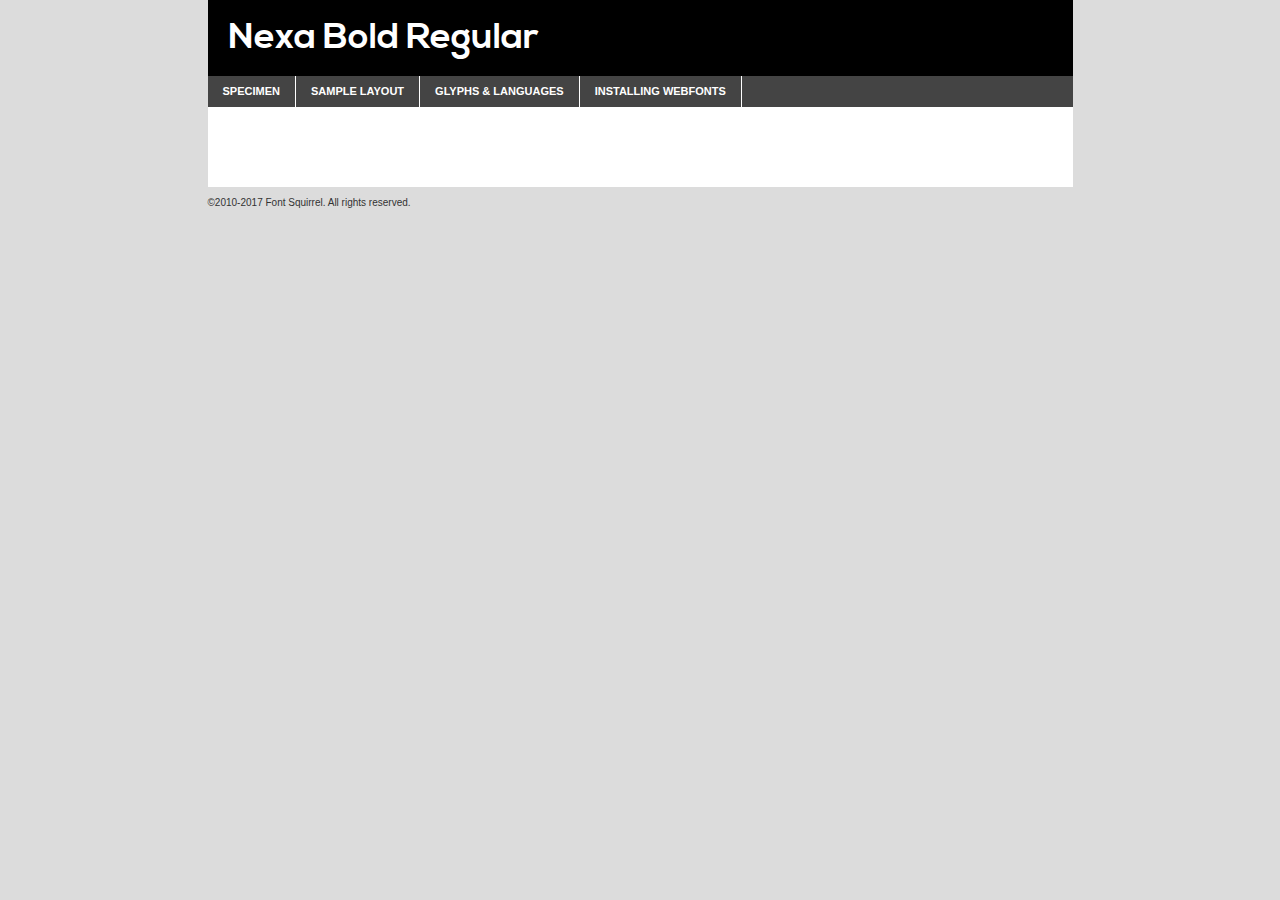
<file: FED/Stylesheet/fonts/nexa_bold-demo.html>
<!DOCTYPE html PUBLIC "-//W3C//DTD XHTML 1.0 Transitional//EN"
	"http://www.w3.org/TR/xhtml1/DTD/xhtml1-transitional.dtd">

<html xmlns="http://www.w3.org/1999/xhtml" xml:lang="en" lang="en">
<head>
	<meta http-equiv="Content-Type" content="text/html; charset=utf-8" />
	<script src="http://ajax.googleapis.com/ajax/libs/jquery/1.7.2/jquery.min.js" type="text/javascript" charset="utf-8"></script>
	<script type="text/javascript">
	(function($){$.fn.easyTabs=function(option){var param=jQuery.extend({fadeSpeed:"fast",defaultContent:1,activeClass:'active'},option);$(this).each(function(){var thisId="#"+this.id;if(param.defaultContent==''){param.defaultContent=1;}
	if(typeof param.defaultContent=="number")
	{var defaultTab=$(thisId+" .tabs li:eq("+(param.defaultContent-1)+") a").attr('href').substr(1);}else{var defaultTab=param.defaultContent;}
	$(thisId+" .tabs li a").each(function(){var tabToHide=$(this).attr('href').substr(1);$("#"+tabToHide).addClass('easytabs-tab-content');});hideAll();changeContent(defaultTab);function hideAll(){$(thisId+" .easytabs-tab-content").hide();}
	function changeContent(tabId){hideAll();$(thisId+" .tabs li").removeClass(param.activeClass);$(thisId+" .tabs li a[href=#"+tabId+"]").closest('li').addClass(param.activeClass);if(param.fadeSpeed!="none")
	{$(thisId+" #"+tabId).fadeIn(param.fadeSpeed);}else{$(thisId+" #"+tabId).show();}}
	$(thisId+" .tabs li").click(function(){var tabId=$(this).find('a').attr('href').substr(1);changeContent(tabId);return false;});});}})(jQuery);
	</script>
	<link rel="stylesheet" href="specimen_files/specimen_stylesheet.css" type="text/css" charset="utf-8" />
	<link rel="stylesheet" href="stylesheet.css" type="text/css" charset="utf-8" />

	<style type="text/css">
					body{
				font-family: 'nexa_boldregular';
							}
		</style>

	<title>Nexa Bold Regular Specimen</title>
	
	
	<script type="text/javascript" charset="utf-8">
		$(document).ready(function() {
			$('#container').easyTabs({defaultContent:1});
		});
	</script>
</head>

<body>
<div id="container">
	<div id="header">
		Nexa Bold Regular	</div>
	<ul class="tabs">
		<li><a href="#specimen">Specimen</a></li>
		<li><a href="#layout">Sample Layout</a></li>
				<li><a href="#glyphs">Glyphs &amp; Languages</a></li>
		<li><a href="#installing">Installing Webfonts</a></li>
		
	</ul>
	
	<div id="main_content">

		
			<div id="specimen">
		
				<div class="section">
					<div class="grid12 firstcol">
						<div class="huge">AaBb</div>
					</div>
				</div>
		
				<div class="section">
					<div class="glyph_range">A&#x200B;B&#x200b;C&#x200b;D&#x200b;E&#x200b;F&#x200b;G&#x200b;H&#x200b;I&#x200b;J&#x200b;K&#x200b;L&#x200b;M&#x200b;N&#x200b;O&#x200b;P&#x200b;Q&#x200b;R&#x200b;S&#x200b;T&#x200b;U&#x200b;V&#x200b;W&#x200b;X&#x200b;Y&#x200b;Z&#x200b;a&#x200b;b&#x200b;c&#x200b;d&#x200b;e&#x200b;f&#x200b;g&#x200b;h&#x200b;i&#x200b;j&#x200b;k&#x200b;l&#x200b;m&#x200b;n&#x200b;o&#x200b;p&#x200b;q&#x200b;r&#x200b;s&#x200b;t&#x200b;u&#x200b;v&#x200b;w&#x200b;x&#x200b;y&#x200b;z&#x200b;1&#x200b;2&#x200b;3&#x200b;4&#x200b;5&#x200b;6&#x200b;7&#x200b;8&#x200b;9&#x200b;0&#x200b;&amp;&#x200b;.&#x200b;,&#x200b;?&#x200b;!&#x200b;&#64;&#x200b;(&#x200b;)&#x200b;#&#x200b;$&#x200b;%&#x200b;*&#x200b;+&#x200b;-&#x200b;=&#x200b;:&#x200b;;</div>
				</div>
				<div class="section">
					<div class="grid12 firstcol">
						<table class="sample_table">
							<tr><td>10</td><td class="size10">abcdefghijklmnopqrstuvwxyzABCDEFGHIJKLMNOPQRSTUVWXYZ0123456789abcdefghijklmnopqrstuvwxyzABCDEFGHIJKLMNOPQRSTUVWXYZ0123456789abcdefghijklmnopqrstuvwxyzABCDEFGHIJKLMNOPQRSTUVWXYZ</td></tr>
							<tr><td>11</td><td class="size11">abcdefghijklmnopqrstuvwxyzABCDEFGHIJKLMNOPQRSTUVWXYZ0123456789abcdefghijklmnopqrstuvwxyzABCDEFGHIJKLMNOPQRSTUVWXYZ0123456789abcdefghijklmnopqrstuvwxyzABCDEFGHIJKLMNOPQRSTUVWXYZ</td></tr>
							<tr><td>12</td><td class="size12">abcdefghijklmnopqrstuvwxyzABCDEFGHIJKLMNOPQRSTUVWXYZ0123456789abcdefghijklmnopqrstuvwxyzABCDEFGHIJKLMNOPQRSTUVWXYZ0123456789abcdefghijklmnopqrstuvwxyzABCDEFGHIJKLMNOPQRSTUVWXYZ</td></tr>
							<tr><td>13</td><td class="size13">abcdefghijklmnopqrstuvwxyzABCDEFGHIJKLMNOPQRSTUVWXYZ0123456789abcdefghijklmnopqrstuvwxyzABCDEFGHIJKLMNOPQRSTUVWXYZ0123456789abcdefghijklmnopqrstuvwxyzABCDEFGHIJKLMNOPQRSTUVWXYZ</td></tr>
							<tr><td>14</td><td class="size14">abcdefghijklmnopqrstuvwxyzABCDEFGHIJKLMNOPQRSTUVWXYZ0123456789abcdefghijklmnopqrstuvwxyzABCDEFGHIJKLMNOPQRSTUVWXYZ0123456789abcdefghijklmnopqrstuvwxyzABCDEFGHIJKLMNOPQRSTUVWXYZ</td></tr>
							<tr><td>16</td><td class="size16">abcdefghijklmnopqrstuvwxyzABCDEFGHIJKLMNOPQRSTUVWXYZ0123456789abcdefghijklmnopqrstuvwxyzABCDEFGHIJKLMNOPQRSTUVWXYZ</td></tr>
							<tr><td>18</td><td class="size18">abcdefghijklmnopqrstuvwxyzABCDEFGHIJKLMNOPQRSTUVWXYZ0123456789abcdefghijklmnopqrstuvwxyzABCDEFGHIJKLMNOPQRSTUVWXYZ</td></tr>
							<tr><td>20</td><td class="size20">abcdefghijklmnopqrstuvwxyzABCDEFGHIJKLMNOPQRSTUVWXYZ0123456789abcdefghijklmnopqrstuvwxyzABCDEFGHIJKLMNOPQRSTUVWXYZ</td></tr>
							<tr><td>24</td><td class="size24">abcdefghijklmnopqrstuvwxyzABCDEFGHIJKLMNOPQRSTUVWXYZ0123456789abcdefghijklmnopqrstuvwxyzABCDEFGHIJKLMNOPQRSTUVWXYZ</td></tr>
							<tr><td>30</td><td class="size30">abcdefghijklmnopqrstuvwxyzABCDEFGHIJKLMNOPQRSTUVWXYZ0123456789abcdefghijklmnopqrstuvwxyzABCDEFGHIJKLMNOPQRSTUVWXYZ</td></tr>
							<tr><td>36</td><td class="size36">abcdefghijklmnopqrstuvwxyzABCDEFGHIJKLMNOPQRSTUVWXYZ0123456789abcdefghijklmnopqrstuvwxyzABCDEFGHIJKLMNOPQRSTUVWXYZ</td></tr>
							<tr><td>48</td><td class="size48">abcdefghijklmnopqrstuvwxyzABCDEFGHIJKLMNOPQRSTUVWXYZ0123456789abcdefghijklmnopqrstuvwxyzABCDEFGHIJKLMNOPQRSTUVWXYZ</td></tr>
							<tr><td>60</td><td class="size60">abcdefghijklmnopqrstuvwxyzABCDEFGHIJKLMNOPQRSTUVWXYZ0123456789abcdefghijklmnopqrstuvwxyzABCDEFGHIJKLMNOPQRSTUVWXYZ</td></tr>
							<tr><td>72</td><td class="size72">abcdefghijklmnopqrstuvwxyzABCDEFGHIJKLMNOPQRSTUVWXYZ0123456789abcdefghijklmnopqrstuvwxyzABCDEFGHIJKLMNOPQRSTUVWXYZ</td></tr>
							<tr><td>90</td><td class="size90">abcdefghijklmnopqrstuvwxyzABCDEFGHIJKLMNOPQRSTUVWXYZ0123456789abcdefghijklmnopqrstuvwxyzABCDEFGHIJKLMNOPQRSTUVWXYZ</td></tr>
						</table>
				
					</div>
			
				</div>
		
		
		
								<div class="section" id="bodycomparison">


										<div id="xheight">
				<div class="fontbody">&#x25FC;&#x25FC;&#x25FC;&#x25FC;&#x25FC;&#x25FC;&#x25FC;&#x25FC;&#x25FC;&#x25FC;&#x25FC;&#x25FC;&#x25FC;&#x25FC;&#x25FC;&#x25FC;&#x25FC;&#x25FC;&#x25FC;&#x25FC;&#x25FC;&#x25FC;&#x25FC;&#x25FC;&#x25FC;&#x25FC;&#x25FC;&#x25FC;&#x25FC;&#x25FC;&#x25FC;&#x25FC;&#x25FC;&#x25FC;&#x25FC;&#x25FC;&#x25FC;&#x25FC;&#x25FC;&#x25FC;&#x25FC;&#x25FC;&#x25FC;&#x25FC;&#x25FC;&#x25FC;&#x25FC;&#x25FC;&#x25FC;&#x25FC;&#x25FC;&#x25FC;&#x25FC;&#x25FC;&#x25FC;&#x25FC;&#x25FC;&#x25FC;&#x25FC;&#x25FC;&#x25FC;&#x25FC;&#x25FC;&#x25FC;&#x25FC;&#x25FC;&#x25FC;&#x25FC;&#x25FC;&#x25FC;&#x25FC;&#x25FC;&#x25FC;&#x25FC;&#x25FC;&#x25FC;&#x25FC;&#x25FC;&#x25FC;&#x25FC;&#x25FC;&#x25FC;&#x25FC;&#x25FC;&#x25FC;&#x25FC;&#x25FC;&#x25FC;&#x25FC;&#x25FC;&#x25FC;&#x25FC;&#x25FC;&#x25FC;&#x25FC;&#x25FC;&#x25FC;&#x25FC;&#x25FC;body</div><div class="arialbody">body</div><div class="verdanabody">body</div><div class="georgiabody">body</div></div>
										<div class="fontbody" style="z-index:1">
											body<span>Nexa Bold Regular</span>
										</div>
										<div class="arialbody" style="z-index:1">
											body<span>Arial</span>
										</div>
										<div class="verdanabody" style="z-index:1">
											body<span>Verdana</span>
										</div>
										<div class="georgiabody" style="z-index:1">
											body<span>Georgia</span>
										</div>



								</div>
		
		
				<div class="section psample psample_row1" id="">
					
					<div class="grid2 firstcol">
						<p class="size10"><span>10.</span>Aenean lacinia bibendum nulla sed consectetur. Fusce dapibus, tellus ac cursus commodo, tortor mauris condimentum nibh, ut fermentum massa justo sit amet risus. Nullam id dolor id nibh ultricies vehicula ut id elit. Cum sociis natoque penatibus et magnis dis parturient montes, nascetur ridiculus mus. Nulla vitae elit libero, a pharetra augue.</p>
			
					</div>
					<div class="grid3">
						<p class="size11"><span>11.</span>Aenean lacinia bibendum nulla sed consectetur. Fusce dapibus, tellus ac cursus commodo, tortor mauris condimentum nibh, ut fermentum massa justo sit amet risus. Nullam id dolor id nibh ultricies vehicula ut id elit. Cum sociis natoque penatibus et magnis dis parturient montes, nascetur ridiculus mus. Nulla vitae elit libero, a pharetra augue.</p>
			
					</div>
					<div class="grid3">
						<p class="size12"><span>12.</span>Aenean lacinia bibendum nulla sed consectetur. Fusce dapibus, tellus ac cursus commodo, tortor mauris condimentum nibh, ut fermentum massa justo sit amet risus. Nullam id dolor id nibh ultricies vehicula ut id elit. Cum sociis natoque penatibus et magnis dis parturient montes, nascetur ridiculus mus. Nulla vitae elit libero, a pharetra augue.</p>
			
					</div>
					<div class="grid4">
						<p class="size13"><span>13.</span>Aenean lacinia bibendum nulla sed consectetur. Fusce dapibus, tellus ac cursus commodo, tortor mauris condimentum nibh, ut fermentum massa justo sit amet risus. Nullam id dolor id nibh ultricies vehicula ut id elit. Cum sociis natoque penatibus et magnis dis parturient montes, nascetur ridiculus mus. Nulla vitae elit libero, a pharetra augue.</p>
			
					</div>
					<div class="white_blend"></div>
					
				</div>
				<div class="section psample psample_row2" id="">
					<div class="grid3 firstcol">
						<p class="size14"><span>14.</span>Aenean lacinia bibendum nulla sed consectetur. Fusce dapibus, tellus ac cursus commodo, tortor mauris condimentum nibh, ut fermentum massa justo sit amet risus. Nullam id dolor id nibh ultricies vehicula ut id elit. Cum sociis natoque penatibus et magnis dis parturient montes, nascetur ridiculus mus. Nulla vitae elit libero, a pharetra augue.</p>
			
					</div>
					<div class="grid4">
						<p class="size16"><span>16.</span>Aenean lacinia bibendum nulla sed consectetur. Fusce dapibus, tellus ac cursus commodo, tortor mauris condimentum nibh, ut fermentum massa justo sit amet risus. Nullam id dolor id nibh ultricies vehicula ut id elit. Cum sociis natoque penatibus et magnis dis parturient montes, nascetur ridiculus mus. Nulla vitae elit libero, a pharetra augue.</p>
			
					</div>
					<div class="grid5">
						<p class="size18"><span>18.</span>Aenean lacinia bibendum nulla sed consectetur. Fusce dapibus, tellus ac cursus commodo, tortor mauris condimentum nibh, ut fermentum massa justo sit amet risus. Nullam id dolor id nibh ultricies vehicula ut id elit. Cum sociis natoque penatibus et magnis dis parturient montes, nascetur ridiculus mus. Nulla vitae elit libero, a pharetra augue.</p>
			
					</div>

					<div class="white_blend"></div>

				</div>
				
				<div class="section psample psample_row3" id="">
					<div class="grid5 firstcol">
						<p class="size20"><span>20.</span>Aenean lacinia bibendum nulla sed consectetur. Fusce dapibus, tellus ac cursus commodo, tortor mauris condimentum nibh, ut fermentum massa justo sit amet risus. Nullam id dolor id nibh ultricies vehicula ut id elit. Cum sociis natoque penatibus et magnis dis parturient montes, nascetur ridiculus mus. Nulla vitae elit libero, a pharetra augue.</p>
					</div>
					<div class="grid7">
						<p class="size24"><span>24.</span>Aenean lacinia bibendum nulla sed consectetur. Fusce dapibus, tellus ac cursus commodo, tortor mauris condimentum nibh, ut fermentum massa justo sit amet risus. Nullam id dolor id nibh ultricies vehicula ut id elit. Cum sociis natoque penatibus et magnis dis parturient montes, nascetur ridiculus mus. Nulla vitae elit libero, a pharetra augue.</p>
					</div>
					
					<div class="white_blend"></div>
					
				</div>
				
				<div class="section psample psample_row4" id="">
					<div class="grid12 firstcol">
						<p class="size30"><span>30.</span>Aenean lacinia bibendum nulla sed consectetur. Fusce dapibus, tellus ac cursus commodo, tortor mauris condimentum nibh, ut fermentum massa justo sit amet risus. Nullam id dolor id nibh ultricies vehicula ut id elit. Cum sociis natoque penatibus et magnis dis parturient montes, nascetur ridiculus mus. Nulla vitae elit libero, a pharetra augue.</p>
					</div>
					<div class="white_blend"></div>
					
				</div>
				
				
				
				<div class="section psample psample_row1 fullreverse">
					<div class="grid2 firstcol">
						<p class="size10"><span>10.</span>Aenean lacinia bibendum nulla sed consectetur. Fusce dapibus, tellus ac cursus commodo, tortor mauris condimentum nibh, ut fermentum massa justo sit amet risus. Nullam id dolor id nibh ultricies vehicula ut id elit. Cum sociis natoque penatibus et magnis dis parturient montes, nascetur ridiculus mus. Nulla vitae elit libero, a pharetra augue.</p>
			
					</div>
					<div class="grid3">
						<p class="size11"><span>11.</span>Aenean lacinia bibendum nulla sed consectetur. Fusce dapibus, tellus ac cursus commodo, tortor mauris condimentum nibh, ut fermentum massa justo sit amet risus. Nullam id dolor id nibh ultricies vehicula ut id elit. Cum sociis natoque penatibus et magnis dis parturient montes, nascetur ridiculus mus. Nulla vitae elit libero, a pharetra augue.</p>
			
					</div>
					<div class="grid3">
						<p class="size12"><span>12.</span>Aenean lacinia bibendum nulla sed consectetur. Fusce dapibus, tellus ac cursus commodo, tortor mauris condimentum nibh, ut fermentum massa justo sit amet risus. Nullam id dolor id nibh ultricies vehicula ut id elit. Cum sociis natoque penatibus et magnis dis parturient montes, nascetur ridiculus mus. Nulla vitae elit libero, a pharetra augue.</p>
			
					</div>
					<div class="grid4">
						<p class="size13"><span>13.</span>Aenean lacinia bibendum nulla sed consectetur. Fusce dapibus, tellus ac cursus commodo, tortor mauris condimentum nibh, ut fermentum massa justo sit amet risus. Nullam id dolor id nibh ultricies vehicula ut id elit. Cum sociis natoque penatibus et magnis dis parturient montes, nascetur ridiculus mus. Nulla vitae elit libero, a pharetra augue.</p>
			
					</div>
					<div class="black_blend"></div>
					
				</div>
				
				<div class="section psample psample_row2 fullreverse">
					<div class="grid3 firstcol">
						<p class="size14"><span>14.</span>Aenean lacinia bibendum nulla sed consectetur. Fusce dapibus, tellus ac cursus commodo, tortor mauris condimentum nibh, ut fermentum massa justo sit amet risus. Nullam id dolor id nibh ultricies vehicula ut id elit. Cum sociis natoque penatibus et magnis dis parturient montes, nascetur ridiculus mus. Nulla vitae elit libero, a pharetra augue.</p>
			
					</div>
					<div class="grid4">
						<p class="size16"><span>16.</span>Aenean lacinia bibendum nulla sed consectetur. Fusce dapibus, tellus ac cursus commodo, tortor mauris condimentum nibh, ut fermentum massa justo sit amet risus. Nullam id dolor id nibh ultricies vehicula ut id elit. Cum sociis natoque penatibus et magnis dis parturient montes, nascetur ridiculus mus. Nulla vitae elit libero, a pharetra augue.</p>
			
					</div>
					<div class="grid5">
						<p class="size18"><span>18.</span>Aenean lacinia bibendum nulla sed consectetur. Fusce dapibus, tellus ac cursus commodo, tortor mauris condimentum nibh, ut fermentum massa justo sit amet risus. Nullam id dolor id nibh ultricies vehicula ut id elit. Cum sociis natoque penatibus et magnis dis parturient montes, nascetur ridiculus mus. Nulla vitae elit libero, a pharetra augue.</p>
			
					</div>
					<div class="black_blend"></div>

				</div>
				
				<div class="section psample fullreverse psample_row3" id="">
					<div class="grid5 firstcol">
						<p class="size20"><span>20.</span>Aenean lacinia bibendum nulla sed consectetur. Fusce dapibus, tellus ac cursus commodo, tortor mauris condimentum nibh, ut fermentum massa justo sit amet risus. Nullam id dolor id nibh ultricies vehicula ut id elit. Cum sociis natoque penatibus et magnis dis parturient montes, nascetur ridiculus mus. Nulla vitae elit libero, a pharetra augue.</p>
					</div>
					<div class="grid7">
						<p class="size24"><span>24.</span>Aenean lacinia bibendum nulla sed consectetur. Fusce dapibus, tellus ac cursus commodo, tortor mauris condimentum nibh, ut fermentum massa justo sit amet risus. Nullam id dolor id nibh ultricies vehicula ut id elit. Cum sociis natoque penatibus et magnis dis parturient montes, nascetur ridiculus mus. Nulla vitae elit libero, a pharetra augue.</p>
					</div>
					
					<div class="black_blend"></div>
					
				</div>
				
				<div class="section psample fullreverse psample_row4" id="" style="border-bottom: 20px #000 solid;">
					<div class="grid12 firstcol">
						<p class="size30"><span>30.</span>Aenean lacinia bibendum nulla sed consectetur. Fusce dapibus, tellus ac cursus commodo, tortor mauris condimentum nibh, ut fermentum massa justo sit amet risus. Nullam id dolor id nibh ultricies vehicula ut id elit. Cum sociis natoque penatibus et magnis dis parturient montes, nascetur ridiculus mus. Nulla vitae elit libero, a pharetra augue.</p>
					</div>
					<div class="black_blend"></div>
					
				</div>
				
				
				
				
			</div>
			
			<div id="layout">
				
				<div class="section">
					
					<div class="grid12 firstcol">
						<h1>Lorem Ipsum Dolor</h1>
						<h2>Etiam porta sem malesuada magna mollis euismod</h2>
						
						<p class="byline">By <a href="#link">Aenean Lacinia</a></p>
					</div>
				</div>
				<div class="section">
					<div class="grid8 firstcol">
						<p class="large">Donec sed odio dui. Morbi leo risus, porta ac consectetur ac, vestibulum at eros. Fusce dapibus, tellus ac cursus commodo, tortor mauris condimentum nibh, ut fermentum massa justo sit amet risus. </p>

						
						<h3>Pellentesque ornare sem</h3>

						<p>Maecenas sed diam eget risus varius blandit sit amet non magna. Maecenas faucibus mollis interdum. Donec ullamcorper nulla non metus auctor fringilla. Nullam id dolor id nibh ultricies vehicula ut id elit. Nullam id dolor id nibh ultricies vehicula ut id elit. </p>

						<p>Aenean eu leo quam. Pellentesque ornare sem lacinia quam venenatis vestibulum. Lorem ipsum dolor sit amet, consectetur adipiscing elit. Cum sociis natoque penatibus et magnis dis parturient montes, nascetur ridiculus mus. </p>

						<p>Nulla vitae elit libero, a pharetra augue. Praesent commodo cursus magna, vel scelerisque nisl consectetur et. Aenean lacinia bibendum nulla sed consectetur. </p>

						<p>Nullam quis risus eget urna mollis ornare vel eu leo. Nullam quis risus eget urna mollis ornare vel eu leo. Maecenas sed diam eget risus varius blandit sit amet non magna. Donec ullamcorper nulla non metus auctor fringilla. </p>

						<h3>Cras mattis consectetur</h3>

						<p>Aenean eu leo quam. Pellentesque ornare sem lacinia quam venenatis vestibulum. Aenean lacinia bibendum nulla sed consectetur. Integer posuere erat a ante venenatis dapibus posuere velit aliquet. Cras mattis consectetur purus sit amet fermentum. </p>

						<p>Nullam id dolor id nibh ultricies vehicula ut id elit. Nullam quis risus eget urna mollis ornare vel eu leo. Cras mattis consectetur purus sit amet fermentum.</p>
					</div>
					
					<div class="grid4 sidebar">
						
						<div class="box reverse">
							<p class="last">Nullam quis risus eget urna mollis ornare vel eu leo. Donec ullamcorper nulla non metus auctor fringilla. Cras mattis consectetur purus sit amet fermentum. Sed posuere consectetur est at lobortis. Lorem ipsum dolor sit amet, consectetur adipiscing elit. </p>
						</div>
						
						<p class="caption">Maecenas sed diam eget risus varius.</p>

						<p>Vestibulum id ligula porta felis euismod semper. Integer posuere erat a ante venenatis dapibus posuere velit aliquet. Vestibulum id ligula porta felis euismod semper. Sed posuere consectetur est at lobortis. Maecenas sed diam eget risus varius blandit sit amet non magna. Fusce dapibus, tellus ac cursus commodo, tortor mauris condimentum nibh, ut fermentum massa justo sit amet risus. </p>

					

						<p>Duis mollis, est non commodo luctus, nisi erat porttitor ligula, eget lacinia odio sem nec elit. Aenean lacinia bibendum nulla sed consectetur. Vivamus sagittis lacus vel augue laoreet rutrum faucibus dolor auctor. Aenean lacinia bibendum nulla sed consectetur. Nullam quis risus eget urna mollis ornare vel eu leo. </p>

						<p>Praesent commodo cursus magna, vel scelerisque nisl consectetur et. Donec ullamcorper nulla non metus auctor fringilla. Maecenas faucibus mollis interdum. Fusce dapibus, tellus ac cursus commodo, tortor mauris condimentum nibh, ut fermentum massa justo sit amet risus. </p>

					</div>
				</div>
				
			</div>


			



		<div id="glyphs">
			<div class="section">
				<div class="grid12 firstcol">
			
				<h1>Language Support</h1>
				<p>The subset of Nexa Bold Regular in this kit supports the following languages:<br />
			
					Albanian, Basque, Breton, Chamorro, Danish, Dutch, English, Faroese, Finnish, French, Frisian, Galician, German, Icelandic, Italian, Malagasy, Norwegian, Portuguese, Spanish, Alsatian, Aragonese, Arapaho, Arrernte, Asturian, Aymara, Bislama, Cebuano, Corsican, Fijian, French_creole, Genoese, Gilbertese, Greenlandic, Haitian_creole, Hiligaynon, Hmong, Hopi, Ibanag, Iloko_ilokano, Indonesian, Interglossa_glosa, Interlingua, Irish_gaelic, Jerriais, Lojban, Lombard, Luxembourgeois, Manx, Mohawk, Norfolk_pitcairnese, Occitan, Oromo, Pangasinan, Papiamento, Piedmontese, Potawatomi, Rhaeto-romance, Romansh, Rotokas, Sami_lule, Samoan, Sardinian, Scots_gaelic, Seychelles_creole, Shona, Sicilian, Somali, Southern_ndebele, Swahili, Swati_swazi, Tagalog_filipino_pilipino, Tetum, Tok_pisin, Uyghur_latinized, Volapuk, Walloon, Warlpiri, Xhosa, Yapese, Zulu, Latinbasic, Ubasic, Demo				</p>
				<h1>Glyph Chart</h1>
				<p>The subset of Nexa Bold Regular in this kit includes all the glyphs listed below. Unicode entities are included above each glyph to help you insert individual characters into your layout.</p>
				<div id="glyph_chart">
			
																														 <div><p>&amp;#32;</p>&#32;</div>
																				 <div><p>&amp;#33;</p>&#33;</div>
																				 <div><p>&amp;#34;</p>&#34;</div>
																				 <div><p>&amp;#35;</p>&#35;</div>
																				 <div><p>&amp;#36;</p>&#36;</div>
																				 <div><p>&amp;#37;</p>&#37;</div>
																				 <div><p>&amp;#38;</p>&#38;</div>
																				 <div><p>&amp;#39;</p>&#39;</div>
																				 <div><p>&amp;#40;</p>&#40;</div>
																				 <div><p>&amp;#41;</p>&#41;</div>
																				 <div><p>&amp;#42;</p>&#42;</div>
																				 <div><p>&amp;#43;</p>&#43;</div>
																				 <div><p>&amp;#44;</p>&#44;</div>
																				 <div><p>&amp;#45;</p>&#45;</div>
																				 <div><p>&amp;#46;</p>&#46;</div>
																				 <div><p>&amp;#47;</p>&#47;</div>
																				 <div><p>&amp;#48;</p>&#48;</div>
																				 <div><p>&amp;#49;</p>&#49;</div>
																				 <div><p>&amp;#50;</p>&#50;</div>
																				 <div><p>&amp;#51;</p>&#51;</div>
																				 <div><p>&amp;#52;</p>&#52;</div>
																				 <div><p>&amp;#53;</p>&#53;</div>
																				 <div><p>&amp;#54;</p>&#54;</div>
																				 <div><p>&amp;#55;</p>&#55;</div>
																				 <div><p>&amp;#56;</p>&#56;</div>
																				 <div><p>&amp;#57;</p>&#57;</div>
																				 <div><p>&amp;#58;</p>&#58;</div>
																				 <div><p>&amp;#59;</p>&#59;</div>
																				 <div><p>&amp;#60;</p>&#60;</div>
																				 <div><p>&amp;#61;</p>&#61;</div>
																				 <div><p>&amp;#62;</p>&#62;</div>
																				 <div><p>&amp;#63;</p>&#63;</div>
																				 <div><p>&amp;#64;</p>&#64;</div>
																				 <div><p>&amp;#65;</p>&#65;</div>
																				 <div><p>&amp;#66;</p>&#66;</div>
																				 <div><p>&amp;#67;</p>&#67;</div>
																				 <div><p>&amp;#68;</p>&#68;</div>
																				 <div><p>&amp;#69;</p>&#69;</div>
																				 <div><p>&amp;#70;</p>&#70;</div>
																				 <div><p>&amp;#71;</p>&#71;</div>
																				 <div><p>&amp;#72;</p>&#72;</div>
																				 <div><p>&amp;#73;</p>&#73;</div>
																				 <div><p>&amp;#74;</p>&#74;</div>
																				 <div><p>&amp;#75;</p>&#75;</div>
																				 <div><p>&amp;#76;</p>&#76;</div>
																				 <div><p>&amp;#77;</p>&#77;</div>
																				 <div><p>&amp;#78;</p>&#78;</div>
																				 <div><p>&amp;#79;</p>&#79;</div>
																				 <div><p>&amp;#80;</p>&#80;</div>
																				 <div><p>&amp;#81;</p>&#81;</div>
																				 <div><p>&amp;#82;</p>&#82;</div>
																				 <div><p>&amp;#83;</p>&#83;</div>
																				 <div><p>&amp;#84;</p>&#84;</div>
																				 <div><p>&amp;#85;</p>&#85;</div>
																				 <div><p>&amp;#86;</p>&#86;</div>
																				 <div><p>&amp;#87;</p>&#87;</div>
																				 <div><p>&amp;#88;</p>&#88;</div>
																				 <div><p>&amp;#89;</p>&#89;</div>
																				 <div><p>&amp;#90;</p>&#90;</div>
																				 <div><p>&amp;#91;</p>&#91;</div>
																				 <div><p>&amp;#92;</p>&#92;</div>
																				 <div><p>&amp;#93;</p>&#93;</div>
																				 <div><p>&amp;#94;</p>&#94;</div>
																				 <div><p>&amp;#95;</p>&#95;</div>
																				 <div><p>&amp;#96;</p>&#96;</div>
																				 <div><p>&amp;#97;</p>&#97;</div>
																				 <div><p>&amp;#98;</p>&#98;</div>
																				 <div><p>&amp;#99;</p>&#99;</div>
																				 <div><p>&amp;#100;</p>&#100;</div>
																				 <div><p>&amp;#101;</p>&#101;</div>
																				 <div><p>&amp;#102;</p>&#102;</div>
																				 <div><p>&amp;#103;</p>&#103;</div>
																				 <div><p>&amp;#104;</p>&#104;</div>
																				 <div><p>&amp;#105;</p>&#105;</div>
																				 <div><p>&amp;#106;</p>&#106;</div>
																				 <div><p>&amp;#107;</p>&#107;</div>
																				 <div><p>&amp;#108;</p>&#108;</div>
																				 <div><p>&amp;#109;</p>&#109;</div>
																				 <div><p>&amp;#110;</p>&#110;</div>
																				 <div><p>&amp;#111;</p>&#111;</div>
																				 <div><p>&amp;#112;</p>&#112;</div>
																				 <div><p>&amp;#113;</p>&#113;</div>
																				 <div><p>&amp;#114;</p>&#114;</div>
																				 <div><p>&amp;#115;</p>&#115;</div>
																				 <div><p>&amp;#116;</p>&#116;</div>
																				 <div><p>&amp;#117;</p>&#117;</div>
																				 <div><p>&amp;#118;</p>&#118;</div>
																				 <div><p>&amp;#119;</p>&#119;</div>
																				 <div><p>&amp;#120;</p>&#120;</div>
																				 <div><p>&amp;#121;</p>&#121;</div>
																				 <div><p>&amp;#122;</p>&#122;</div>
																				 <div><p>&amp;#123;</p>&#123;</div>
																				 <div><p>&amp;#124;</p>&#124;</div>
																				 <div><p>&amp;#125;</p>&#125;</div>
																				 <div><p>&amp;#126;</p>&#126;</div>
																				 <div><p>&amp;#160;</p>&#160;</div>
																				 <div><p>&amp;#161;</p>&#161;</div>
																				 <div><p>&amp;#162;</p>&#162;</div>
																				 <div><p>&amp;#163;</p>&#163;</div>
																				 <div><p>&amp;#164;</p>&#164;</div>
																				 <div><p>&amp;#165;</p>&#165;</div>
																				 <div><p>&amp;#166;</p>&#166;</div>
																				 <div><p>&amp;#167;</p>&#167;</div>
																				 <div><p>&amp;#168;</p>&#168;</div>
																				 <div><p>&amp;#169;</p>&#169;</div>
																				 <div><p>&amp;#170;</p>&#170;</div>
																				 <div><p>&amp;#171;</p>&#171;</div>
																				 <div><p>&amp;#172;</p>&#172;</div>
																				 <div><p>&amp;#173;</p>&#173;</div>
																				 <div><p>&amp;#174;</p>&#174;</div>
																				 <div><p>&amp;#176;</p>&#176;</div>
																				 <div><p>&amp;#177;</p>&#177;</div>
																				 <div><p>&amp;#178;</p>&#178;</div>
																				 <div><p>&amp;#179;</p>&#179;</div>
																				 <div><p>&amp;#180;</p>&#180;</div>
																				 <div><p>&amp;#181;</p>&#181;</div>
																				 <div><p>&amp;#182;</p>&#182;</div>
																				 <div><p>&amp;#183;</p>&#183;</div>
																				 <div><p>&amp;#184;</p>&#184;</div>
																				 <div><p>&amp;#185;</p>&#185;</div>
																				 <div><p>&amp;#186;</p>&#186;</div>
																				 <div><p>&amp;#187;</p>&#187;</div>
																				 <div><p>&amp;#188;</p>&#188;</div>
																				 <div><p>&amp;#189;</p>&#189;</div>
																				 <div><p>&amp;#190;</p>&#190;</div>
																				 <div><p>&amp;#191;</p>&#191;</div>
																				 <div><p>&amp;#192;</p>&#192;</div>
																				 <div><p>&amp;#193;</p>&#193;</div>
																				 <div><p>&amp;#194;</p>&#194;</div>
																				 <div><p>&amp;#195;</p>&#195;</div>
																				 <div><p>&amp;#196;</p>&#196;</div>
																				 <div><p>&amp;#197;</p>&#197;</div>
																				 <div><p>&amp;#198;</p>&#198;</div>
																				 <div><p>&amp;#199;</p>&#199;</div>
																				 <div><p>&amp;#200;</p>&#200;</div>
																				 <div><p>&amp;#201;</p>&#201;</div>
																				 <div><p>&amp;#202;</p>&#202;</div>
																				 <div><p>&amp;#203;</p>&#203;</div>
																				 <div><p>&amp;#204;</p>&#204;</div>
																				 <div><p>&amp;#205;</p>&#205;</div>
																				 <div><p>&amp;#206;</p>&#206;</div>
																				 <div><p>&amp;#207;</p>&#207;</div>
																				 <div><p>&amp;#208;</p>&#208;</div>
																				 <div><p>&amp;#209;</p>&#209;</div>
																				 <div><p>&amp;#210;</p>&#210;</div>
																				 <div><p>&amp;#211;</p>&#211;</div>
																				 <div><p>&amp;#212;</p>&#212;</div>
																				 <div><p>&amp;#213;</p>&#213;</div>
																				 <div><p>&amp;#214;</p>&#214;</div>
																				 <div><p>&amp;#215;</p>&#215;</div>
																				 <div><p>&amp;#216;</p>&#216;</div>
																				 <div><p>&amp;#217;</p>&#217;</div>
																				 <div><p>&amp;#218;</p>&#218;</div>
																				 <div><p>&amp;#219;</p>&#219;</div>
																				 <div><p>&amp;#220;</p>&#220;</div>
																				 <div><p>&amp;#221;</p>&#221;</div>
																				 <div><p>&amp;#222;</p>&#222;</div>
																				 <div><p>&amp;#223;</p>&#223;</div>
																				 <div><p>&amp;#224;</p>&#224;</div>
																				 <div><p>&amp;#225;</p>&#225;</div>
																				 <div><p>&amp;#226;</p>&#226;</div>
																				 <div><p>&amp;#227;</p>&#227;</div>
																				 <div><p>&amp;#228;</p>&#228;</div>
																				 <div><p>&amp;#229;</p>&#229;</div>
																				 <div><p>&amp;#230;</p>&#230;</div>
																				 <div><p>&amp;#231;</p>&#231;</div>
																				 <div><p>&amp;#232;</p>&#232;</div>
																				 <div><p>&amp;#233;</p>&#233;</div>
																				 <div><p>&amp;#234;</p>&#234;</div>
																				 <div><p>&amp;#235;</p>&#235;</div>
																				 <div><p>&amp;#236;</p>&#236;</div>
																				 <div><p>&amp;#237;</p>&#237;</div>
																				 <div><p>&amp;#238;</p>&#238;</div>
																				 <div><p>&amp;#239;</p>&#239;</div>
																				 <div><p>&amp;#240;</p>&#240;</div>
																				 <div><p>&amp;#241;</p>&#241;</div>
																				 <div><p>&amp;#242;</p>&#242;</div>
																				 <div><p>&amp;#243;</p>&#243;</div>
																				 <div><p>&amp;#244;</p>&#244;</div>
																				 <div><p>&amp;#245;</p>&#245;</div>
																				 <div><p>&amp;#246;</p>&#246;</div>
																				 <div><p>&amp;#247;</p>&#247;</div>
																				 <div><p>&amp;#248;</p>&#248;</div>
																				 <div><p>&amp;#249;</p>&#249;</div>
																				 <div><p>&amp;#250;</p>&#250;</div>
																				 <div><p>&amp;#251;</p>&#251;</div>
																				 <div><p>&amp;#252;</p>&#252;</div>
																				 <div><p>&amp;#253;</p>&#253;</div>
																				 <div><p>&amp;#254;</p>&#254;</div>
																				 <div><p>&amp;#255;</p>&#255;</div>
																				 <div><p>&amp;#338;</p>&#338;</div>
																				 <div><p>&amp;#339;</p>&#339;</div>
																				 <div><p>&amp;#376;</p>&#376;</div>
																				 <div><p>&amp;#710;</p>&#710;</div>
																				 <div><p>&amp;#732;</p>&#732;</div>
																				 <div><p>&amp;#8192;</p>&#8192;</div>
																				 <div><p>&amp;#8193;</p>&#8193;</div>
																				 <div><p>&amp;#8194;</p>&#8194;</div>
																				 <div><p>&amp;#8195;</p>&#8195;</div>
																				 <div><p>&amp;#8196;</p>&#8196;</div>
																				 <div><p>&amp;#8197;</p>&#8197;</div>
																				 <div><p>&amp;#8198;</p>&#8198;</div>
																				 <div><p>&amp;#8199;</p>&#8199;</div>
																				 <div><p>&amp;#8200;</p>&#8200;</div>
																				 <div><p>&amp;#8201;</p>&#8201;</div>
																				 <div><p>&amp;#8202;</p>&#8202;</div>
																				 <div><p>&amp;#8208;</p>&#8208;</div>
																				 <div><p>&amp;#8209;</p>&#8209;</div>
																				 <div><p>&amp;#8210;</p>&#8210;</div>
																				 <div><p>&amp;#8211;</p>&#8211;</div>
																				 <div><p>&amp;#8212;</p>&#8212;</div>
																				 <div><p>&amp;#8216;</p>&#8216;</div>
																				 <div><p>&amp;#8217;</p>&#8217;</div>
																				 <div><p>&amp;#8218;</p>&#8218;</div>
																				 <div><p>&amp;#8220;</p>&#8220;</div>
																				 <div><p>&amp;#8221;</p>&#8221;</div>
																				 <div><p>&amp;#8222;</p>&#8222;</div>
																				 <div><p>&amp;#8226;</p>&#8226;</div>
																				 <div><p>&amp;#8230;</p>&#8230;</div>
																				 <div><p>&amp;#8239;</p>&#8239;</div>
																				 <div><p>&amp;#8249;</p>&#8249;</div>
																				 <div><p>&amp;#8250;</p>&#8250;</div>
																				 <div><p>&amp;#8287;</p>&#8287;</div>
																				 <div><p>&amp;#8364;</p>&#8364;</div>
																				 <div><p>&amp;#8482;</p>&#8482;</div>
																				 <div><p>&amp;#9724;</p>&#9724;</div>
																				 <div><p>&amp;#64257;</p>&#64257;</div>
																				 <div><p>&amp;#64258;</p>&#64258;</div>
																																						</div>	
				</div>
		
		
			</div>
		</div>
		
		
		<div id="specs">
			
		</div>
	
		<div id="installing">
			<div class="section">
				<div class="grid7 firstcol">
					<h1>Installing Webfonts</h1>
					
					<p>Webfonts are supported by all major browser platforms but not all in the same way. There are currently four different font formats that must be included in order to target all browsers. This includes TTF, WOFF, EOT and SVG.</p>
					
					<h2>1. Upload your webfonts</h2>
					<p>You must upload your webfont kit to your website. They should be in or near the same directory as your CSS files.</p>
					
					<h2>2. Include the webfont stylesheet</h2>
					<p>A special CSS @font-face declaration helps the various browsers select the appropriate font it needs without causing you a bunch of headaches. Learn more about this syntax by reading the <a href="https://www.fontspring.com/blog/further-hardening-of-the-bulletproof-syntax">Fontspring blog post</a> about it. The code for it is as follows:</p>


<code>
@font-face{ 
	font-family: 'MyWebFont';
	src: url('WebFont.eot');
	src: url('WebFont.eot?#iefix') format('embedded-opentype'),
	     url('WebFont.woff') format('woff'),
	     url('WebFont.ttf') format('truetype'),
	     url('WebFont.svg#webfont') format('svg');
}
</code>

	<p>We've already gone ahead and generated the code for you. All you have to do is link to the stylesheet in your HTML, like this:</p>
	<code>&lt;link rel=&quot;stylesheet&quot; href=&quot;stylesheet.css&quot; type=&quot;text/css&quot; charset=&quot;utf-8&quot; /&gt;</code>

					<h2>3. Modify your own stylesheet</h2>
					<p>To take advantage of your new fonts, you must tell your stylesheet to use them. Look at the original @font-face declaration above and find the property called "font-family." The name linked there will be what you use to reference the font. Prepend that webfont name to the font stack in the "font-family" property, inside the selector you want to change. For example:</p>
<code>p { font-family: 'WebFont', Arial, sans-serif; }</code>

<h2>4. Test</h2>
<p>Getting webfonts to work cross-browser <em>can</em> be tricky. Use the information in the sidebar to help you if you find that fonts aren't loading in a particular browser.</p>
				</div>
				
				<div class="grid5 sidebar">
					<div class="box">
						<h2>Troubleshooting<br />Font-Face Problems</h2>
						<p>Having trouble getting your webfonts to load in your new website? Here are some tips to sort out what might be the problem.</p>

						<h3>Fonts not showing in any browser</h3>

						<p>This sounds like you need to work on the plumbing. You either did not upload the fonts to the correct directory, or you did not link the fonts properly in the CSS. If you've confirmed that all this is correct and you still have a problem, take a look at your .htaccess file and see if requests are getting intercepted.</p>

						<h3>Fonts not loading in iPhone or iPad</h3>

						<p>The most common problem here is that you are serving the fonts from an IIS server. IIS refuses to serve files that have unknown MIME types. If that is the case, you must set the MIME type for SVG to "image/svg+xml" in the server settings. Follow these instructions from Microsoft if you need help.</p>

						<h3>Fonts not loading in Firefox</h3>

						<p>The primary reason for this failure? You are still using a version Firefox older than 3.5. So upgrade already! If that isn't it, then you are very likely serving fonts from a different domain. Firefox requires that all font assets be served from the same domain. Lastly it is possible that you need to add WOFF to your list of MIME types (if you are serving via IIS.)</p>

						<h3>Fonts not loading in IE</h3>

						<p>Are you looking at Internet Explorer on an actual Windows machine or are you cheating by using a service like Adobe BrowserLab? Many of these screenshot services do not render @font-face for IE. Best to test it on a real machine.</p>

						<h3>Fonts not loading in IE9</h3>

						<p>IE9, like Firefox, requires that fonts be served from the same domain as the website. Make sure that is the case.</p>
					</div>
				</div>
			</div>
			
		</div>
	
	</div>
	<div id="footer">
		<p>&copy;2010-2017 Font Squirrel. All rights reserved.</p>
	</div>
</div>
</body>
</html>
</file>
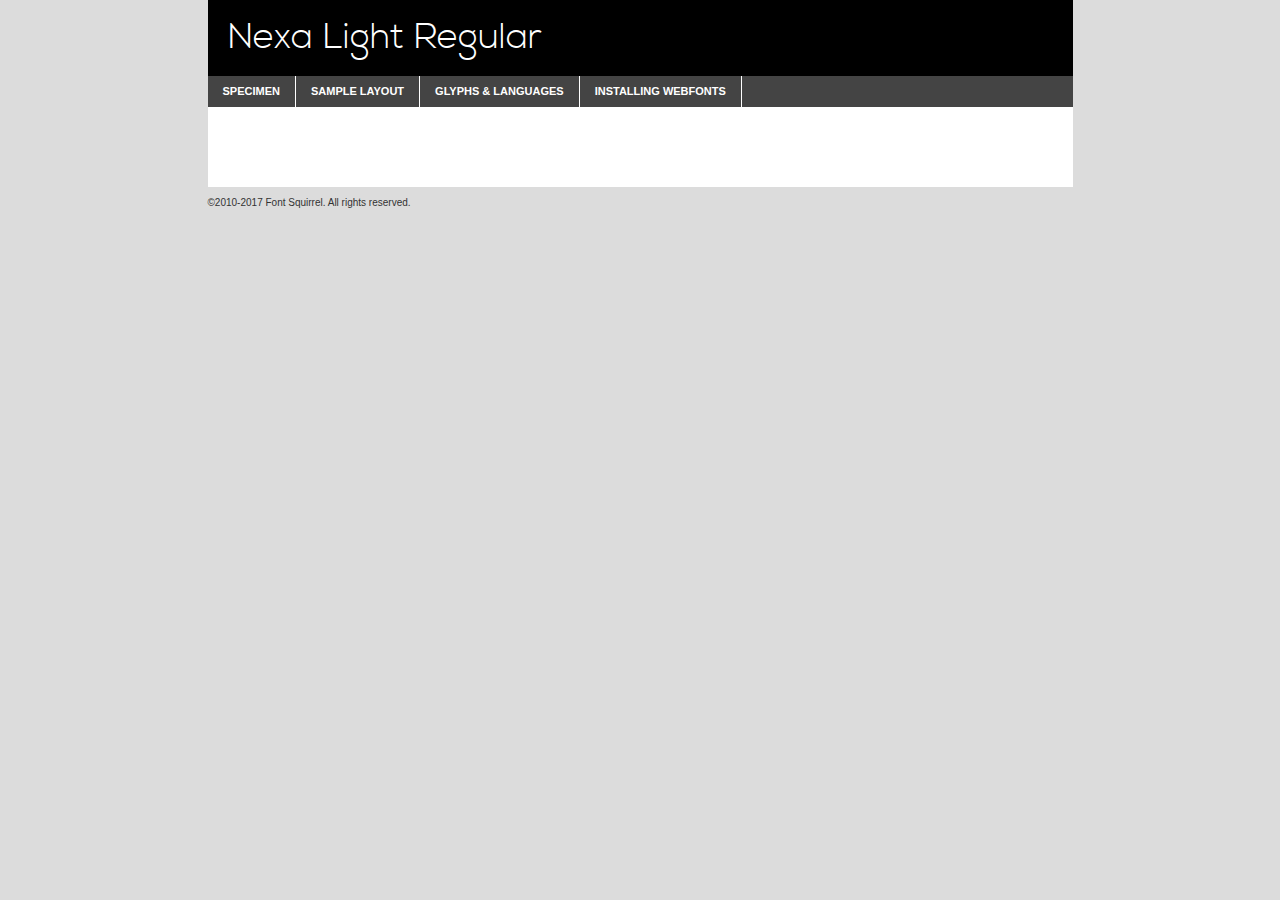
<file: FED/Stylesheet/fonts/nexa_light-demo.html>
<!DOCTYPE html PUBLIC "-//W3C//DTD XHTML 1.0 Transitional//EN"
	"http://www.w3.org/TR/xhtml1/DTD/xhtml1-transitional.dtd">

<html xmlns="http://www.w3.org/1999/xhtml" xml:lang="en" lang="en">
<head>
	<meta http-equiv="Content-Type" content="text/html; charset=utf-8" />
	<script src="http://ajax.googleapis.com/ajax/libs/jquery/1.7.2/jquery.min.js" type="text/javascript" charset="utf-8"></script>
	<script type="text/javascript">
	(function($){$.fn.easyTabs=function(option){var param=jQuery.extend({fadeSpeed:"fast",defaultContent:1,activeClass:'active'},option);$(this).each(function(){var thisId="#"+this.id;if(param.defaultContent==''){param.defaultContent=1;}
	if(typeof param.defaultContent=="number")
	{var defaultTab=$(thisId+" .tabs li:eq("+(param.defaultContent-1)+") a").attr('href').substr(1);}else{var defaultTab=param.defaultContent;}
	$(thisId+" .tabs li a").each(function(){var tabToHide=$(this).attr('href').substr(1);$("#"+tabToHide).addClass('easytabs-tab-content');});hideAll();changeContent(defaultTab);function hideAll(){$(thisId+" .easytabs-tab-content").hide();}
	function changeContent(tabId){hideAll();$(thisId+" .tabs li").removeClass(param.activeClass);$(thisId+" .tabs li a[href=#"+tabId+"]").closest('li').addClass(param.activeClass);if(param.fadeSpeed!="none")
	{$(thisId+" #"+tabId).fadeIn(param.fadeSpeed);}else{$(thisId+" #"+tabId).show();}}
	$(thisId+" .tabs li").click(function(){var tabId=$(this).find('a').attr('href').substr(1);changeContent(tabId);return false;});});}})(jQuery);
	</script>
	<link rel="stylesheet" href="specimen_files/specimen_stylesheet.css" type="text/css" charset="utf-8" />
	<link rel="stylesheet" href="stylesheet.css" type="text/css" charset="utf-8" />

	<style type="text/css">
					body{
				font-family: 'nexa_lightregular';
							}
		</style>

	<title>Nexa Light Regular Specimen</title>
	
	
	<script type="text/javascript" charset="utf-8">
		$(document).ready(function() {
			$('#container').easyTabs({defaultContent:1});
		});
	</script>
</head>

<body>
<div id="container">
	<div id="header">
		Nexa Light Regular	</div>
	<ul class="tabs">
		<li><a href="#specimen">Specimen</a></li>
		<li><a href="#layout">Sample Layout</a></li>
				<li><a href="#glyphs">Glyphs &amp; Languages</a></li>
		<li><a href="#installing">Installing Webfonts</a></li>
		
	</ul>
	
	<div id="main_content">

		
			<div id="specimen">
		
				<div class="section">
					<div class="grid12 firstcol">
						<div class="huge">AaBb</div>
					</div>
				</div>
		
				<div class="section">
					<div class="glyph_range">A&#x200B;B&#x200b;C&#x200b;D&#x200b;E&#x200b;F&#x200b;G&#x200b;H&#x200b;I&#x200b;J&#x200b;K&#x200b;L&#x200b;M&#x200b;N&#x200b;O&#x200b;P&#x200b;Q&#x200b;R&#x200b;S&#x200b;T&#x200b;U&#x200b;V&#x200b;W&#x200b;X&#x200b;Y&#x200b;Z&#x200b;a&#x200b;b&#x200b;c&#x200b;d&#x200b;e&#x200b;f&#x200b;g&#x200b;h&#x200b;i&#x200b;j&#x200b;k&#x200b;l&#x200b;m&#x200b;n&#x200b;o&#x200b;p&#x200b;q&#x200b;r&#x200b;s&#x200b;t&#x200b;u&#x200b;v&#x200b;w&#x200b;x&#x200b;y&#x200b;z&#x200b;1&#x200b;2&#x200b;3&#x200b;4&#x200b;5&#x200b;6&#x200b;7&#x200b;8&#x200b;9&#x200b;0&#x200b;&amp;&#x200b;.&#x200b;,&#x200b;?&#x200b;!&#x200b;&#64;&#x200b;(&#x200b;)&#x200b;#&#x200b;$&#x200b;%&#x200b;*&#x200b;+&#x200b;-&#x200b;=&#x200b;:&#x200b;;</div>
				</div>
				<div class="section">
					<div class="grid12 firstcol">
						<table class="sample_table">
							<tr><td>10</td><td class="size10">abcdefghijklmnopqrstuvwxyzABCDEFGHIJKLMNOPQRSTUVWXYZ0123456789abcdefghijklmnopqrstuvwxyzABCDEFGHIJKLMNOPQRSTUVWXYZ0123456789abcdefghijklmnopqrstuvwxyzABCDEFGHIJKLMNOPQRSTUVWXYZ</td></tr>
							<tr><td>11</td><td class="size11">abcdefghijklmnopqrstuvwxyzABCDEFGHIJKLMNOPQRSTUVWXYZ0123456789abcdefghijklmnopqrstuvwxyzABCDEFGHIJKLMNOPQRSTUVWXYZ0123456789abcdefghijklmnopqrstuvwxyzABCDEFGHIJKLMNOPQRSTUVWXYZ</td></tr>
							<tr><td>12</td><td class="size12">abcdefghijklmnopqrstuvwxyzABCDEFGHIJKLMNOPQRSTUVWXYZ0123456789abcdefghijklmnopqrstuvwxyzABCDEFGHIJKLMNOPQRSTUVWXYZ0123456789abcdefghijklmnopqrstuvwxyzABCDEFGHIJKLMNOPQRSTUVWXYZ</td></tr>
							<tr><td>13</td><td class="size13">abcdefghijklmnopqrstuvwxyzABCDEFGHIJKLMNOPQRSTUVWXYZ0123456789abcdefghijklmnopqrstuvwxyzABCDEFGHIJKLMNOPQRSTUVWXYZ0123456789abcdefghijklmnopqrstuvwxyzABCDEFGHIJKLMNOPQRSTUVWXYZ</td></tr>
							<tr><td>14</td><td class="size14">abcdefghijklmnopqrstuvwxyzABCDEFGHIJKLMNOPQRSTUVWXYZ0123456789abcdefghijklmnopqrstuvwxyzABCDEFGHIJKLMNOPQRSTUVWXYZ0123456789abcdefghijklmnopqrstuvwxyzABCDEFGHIJKLMNOPQRSTUVWXYZ</td></tr>
							<tr><td>16</td><td class="size16">abcdefghijklmnopqrstuvwxyzABCDEFGHIJKLMNOPQRSTUVWXYZ0123456789abcdefghijklmnopqrstuvwxyzABCDEFGHIJKLMNOPQRSTUVWXYZ</td></tr>
							<tr><td>18</td><td class="size18">abcdefghijklmnopqrstuvwxyzABCDEFGHIJKLMNOPQRSTUVWXYZ0123456789abcdefghijklmnopqrstuvwxyzABCDEFGHIJKLMNOPQRSTUVWXYZ</td></tr>
							<tr><td>20</td><td class="size20">abcdefghijklmnopqrstuvwxyzABCDEFGHIJKLMNOPQRSTUVWXYZ0123456789abcdefghijklmnopqrstuvwxyzABCDEFGHIJKLMNOPQRSTUVWXYZ</td></tr>
							<tr><td>24</td><td class="size24">abcdefghijklmnopqrstuvwxyzABCDEFGHIJKLMNOPQRSTUVWXYZ0123456789abcdefghijklmnopqrstuvwxyzABCDEFGHIJKLMNOPQRSTUVWXYZ</td></tr>
							<tr><td>30</td><td class="size30">abcdefghijklmnopqrstuvwxyzABCDEFGHIJKLMNOPQRSTUVWXYZ0123456789abcdefghijklmnopqrstuvwxyzABCDEFGHIJKLMNOPQRSTUVWXYZ</td></tr>
							<tr><td>36</td><td class="size36">abcdefghijklmnopqrstuvwxyzABCDEFGHIJKLMNOPQRSTUVWXYZ0123456789abcdefghijklmnopqrstuvwxyzABCDEFGHIJKLMNOPQRSTUVWXYZ</td></tr>
							<tr><td>48</td><td class="size48">abcdefghijklmnopqrstuvwxyzABCDEFGHIJKLMNOPQRSTUVWXYZ0123456789abcdefghijklmnopqrstuvwxyzABCDEFGHIJKLMNOPQRSTUVWXYZ</td></tr>
							<tr><td>60</td><td class="size60">abcdefghijklmnopqrstuvwxyzABCDEFGHIJKLMNOPQRSTUVWXYZ0123456789abcdefghijklmnopqrstuvwxyzABCDEFGHIJKLMNOPQRSTUVWXYZ</td></tr>
							<tr><td>72</td><td class="size72">abcdefghijklmnopqrstuvwxyzABCDEFGHIJKLMNOPQRSTUVWXYZ0123456789abcdefghijklmnopqrstuvwxyzABCDEFGHIJKLMNOPQRSTUVWXYZ</td></tr>
							<tr><td>90</td><td class="size90">abcdefghijklmnopqrstuvwxyzABCDEFGHIJKLMNOPQRSTUVWXYZ0123456789abcdefghijklmnopqrstuvwxyzABCDEFGHIJKLMNOPQRSTUVWXYZ</td></tr>
						</table>
				
					</div>
			
				</div>
		
		
		
								<div class="section" id="bodycomparison">


										<div id="xheight">
				<div class="fontbody">&#x25FC;&#x25FC;&#x25FC;&#x25FC;&#x25FC;&#x25FC;&#x25FC;&#x25FC;&#x25FC;&#x25FC;&#x25FC;&#x25FC;&#x25FC;&#x25FC;&#x25FC;&#x25FC;&#x25FC;&#x25FC;&#x25FC;&#x25FC;&#x25FC;&#x25FC;&#x25FC;&#x25FC;&#x25FC;&#x25FC;&#x25FC;&#x25FC;&#x25FC;&#x25FC;&#x25FC;&#x25FC;&#x25FC;&#x25FC;&#x25FC;&#x25FC;&#x25FC;&#x25FC;&#x25FC;&#x25FC;&#x25FC;&#x25FC;&#x25FC;&#x25FC;&#x25FC;&#x25FC;&#x25FC;&#x25FC;&#x25FC;&#x25FC;&#x25FC;&#x25FC;&#x25FC;&#x25FC;&#x25FC;&#x25FC;&#x25FC;&#x25FC;&#x25FC;&#x25FC;&#x25FC;&#x25FC;&#x25FC;&#x25FC;&#x25FC;&#x25FC;&#x25FC;&#x25FC;&#x25FC;&#x25FC;&#x25FC;&#x25FC;&#x25FC;&#x25FC;&#x25FC;&#x25FC;&#x25FC;&#x25FC;&#x25FC;&#x25FC;&#x25FC;&#x25FC;&#x25FC;&#x25FC;&#x25FC;&#x25FC;&#x25FC;&#x25FC;&#x25FC;&#x25FC;&#x25FC;&#x25FC;&#x25FC;&#x25FC;&#x25FC;&#x25FC;&#x25FC;&#x25FC;&#x25FC;body</div><div class="arialbody">body</div><div class="verdanabody">body</div><div class="georgiabody">body</div></div>
										<div class="fontbody" style="z-index:1">
											body<span>Nexa Light Regular</span>
										</div>
										<div class="arialbody" style="z-index:1">
											body<span>Arial</span>
										</div>
										<div class="verdanabody" style="z-index:1">
											body<span>Verdana</span>
										</div>
										<div class="georgiabody" style="z-index:1">
											body<span>Georgia</span>
										</div>



								</div>
		
		
				<div class="section psample psample_row1" id="">
					
					<div class="grid2 firstcol">
						<p class="size10"><span>10.</span>Aenean lacinia bibendum nulla sed consectetur. Fusce dapibus, tellus ac cursus commodo, tortor mauris condimentum nibh, ut fermentum massa justo sit amet risus. Nullam id dolor id nibh ultricies vehicula ut id elit. Cum sociis natoque penatibus et magnis dis parturient montes, nascetur ridiculus mus. Nulla vitae elit libero, a pharetra augue.</p>
			
					</div>
					<div class="grid3">
						<p class="size11"><span>11.</span>Aenean lacinia bibendum nulla sed consectetur. Fusce dapibus, tellus ac cursus commodo, tortor mauris condimentum nibh, ut fermentum massa justo sit amet risus. Nullam id dolor id nibh ultricies vehicula ut id elit. Cum sociis natoque penatibus et magnis dis parturient montes, nascetur ridiculus mus. Nulla vitae elit libero, a pharetra augue.</p>
			
					</div>
					<div class="grid3">
						<p class="size12"><span>12.</span>Aenean lacinia bibendum nulla sed consectetur. Fusce dapibus, tellus ac cursus commodo, tortor mauris condimentum nibh, ut fermentum massa justo sit amet risus. Nullam id dolor id nibh ultricies vehicula ut id elit. Cum sociis natoque penatibus et magnis dis parturient montes, nascetur ridiculus mus. Nulla vitae elit libero, a pharetra augue.</p>
			
					</div>
					<div class="grid4">
						<p class="size13"><span>13.</span>Aenean lacinia bibendum nulla sed consectetur. Fusce dapibus, tellus ac cursus commodo, tortor mauris condimentum nibh, ut fermentum massa justo sit amet risus. Nullam id dolor id nibh ultricies vehicula ut id elit. Cum sociis natoque penatibus et magnis dis parturient montes, nascetur ridiculus mus. Nulla vitae elit libero, a pharetra augue.</p>
			
					</div>
					<div class="white_blend"></div>
					
				</div>
				<div class="section psample psample_row2" id="">
					<div class="grid3 firstcol">
						<p class="size14"><span>14.</span>Aenean lacinia bibendum nulla sed consectetur. Fusce dapibus, tellus ac cursus commodo, tortor mauris condimentum nibh, ut fermentum massa justo sit amet risus. Nullam id dolor id nibh ultricies vehicula ut id elit. Cum sociis natoque penatibus et magnis dis parturient montes, nascetur ridiculus mus. Nulla vitae elit libero, a pharetra augue.</p>
			
					</div>
					<div class="grid4">
						<p class="size16"><span>16.</span>Aenean lacinia bibendum nulla sed consectetur. Fusce dapibus, tellus ac cursus commodo, tortor mauris condimentum nibh, ut fermentum massa justo sit amet risus. Nullam id dolor id nibh ultricies vehicula ut id elit. Cum sociis natoque penatibus et magnis dis parturient montes, nascetur ridiculus mus. Nulla vitae elit libero, a pharetra augue.</p>
			
					</div>
					<div class="grid5">
						<p class="size18"><span>18.</span>Aenean lacinia bibendum nulla sed consectetur. Fusce dapibus, tellus ac cursus commodo, tortor mauris condimentum nibh, ut fermentum massa justo sit amet risus. Nullam id dolor id nibh ultricies vehicula ut id elit. Cum sociis natoque penatibus et magnis dis parturient montes, nascetur ridiculus mus. Nulla vitae elit libero, a pharetra augue.</p>
			
					</div>

					<div class="white_blend"></div>

				</div>
				
				<div class="section psample psample_row3" id="">
					<div class="grid5 firstcol">
						<p class="size20"><span>20.</span>Aenean lacinia bibendum nulla sed consectetur. Fusce dapibus, tellus ac cursus commodo, tortor mauris condimentum nibh, ut fermentum massa justo sit amet risus. Nullam id dolor id nibh ultricies vehicula ut id elit. Cum sociis natoque penatibus et magnis dis parturient montes, nascetur ridiculus mus. Nulla vitae elit libero, a pharetra augue.</p>
					</div>
					<div class="grid7">
						<p class="size24"><span>24.</span>Aenean lacinia bibendum nulla sed consectetur. Fusce dapibus, tellus ac cursus commodo, tortor mauris condimentum nibh, ut fermentum massa justo sit amet risus. Nullam id dolor id nibh ultricies vehicula ut id elit. Cum sociis natoque penatibus et magnis dis parturient montes, nascetur ridiculus mus. Nulla vitae elit libero, a pharetra augue.</p>
					</div>
					
					<div class="white_blend"></div>
					
				</div>
				
				<div class="section psample psample_row4" id="">
					<div class="grid12 firstcol">
						<p class="size30"><span>30.</span>Aenean lacinia bibendum nulla sed consectetur. Fusce dapibus, tellus ac cursus commodo, tortor mauris condimentum nibh, ut fermentum massa justo sit amet risus. Nullam id dolor id nibh ultricies vehicula ut id elit. Cum sociis natoque penatibus et magnis dis parturient montes, nascetur ridiculus mus. Nulla vitae elit libero, a pharetra augue.</p>
					</div>
					<div class="white_blend"></div>
					
				</div>
				
				
				
				<div class="section psample psample_row1 fullreverse">
					<div class="grid2 firstcol">
						<p class="size10"><span>10.</span>Aenean lacinia bibendum nulla sed consectetur. Fusce dapibus, tellus ac cursus commodo, tortor mauris condimentum nibh, ut fermentum massa justo sit amet risus. Nullam id dolor id nibh ultricies vehicula ut id elit. Cum sociis natoque penatibus et magnis dis parturient montes, nascetur ridiculus mus. Nulla vitae elit libero, a pharetra augue.</p>
			
					</div>
					<div class="grid3">
						<p class="size11"><span>11.</span>Aenean lacinia bibendum nulla sed consectetur. Fusce dapibus, tellus ac cursus commodo, tortor mauris condimentum nibh, ut fermentum massa justo sit amet risus. Nullam id dolor id nibh ultricies vehicula ut id elit. Cum sociis natoque penatibus et magnis dis parturient montes, nascetur ridiculus mus. Nulla vitae elit libero, a pharetra augue.</p>
			
					</div>
					<div class="grid3">
						<p class="size12"><span>12.</span>Aenean lacinia bibendum nulla sed consectetur. Fusce dapibus, tellus ac cursus commodo, tortor mauris condimentum nibh, ut fermentum massa justo sit amet risus. Nullam id dolor id nibh ultricies vehicula ut id elit. Cum sociis natoque penatibus et magnis dis parturient montes, nascetur ridiculus mus. Nulla vitae elit libero, a pharetra augue.</p>
			
					</div>
					<div class="grid4">
						<p class="size13"><span>13.</span>Aenean lacinia bibendum nulla sed consectetur. Fusce dapibus, tellus ac cursus commodo, tortor mauris condimentum nibh, ut fermentum massa justo sit amet risus. Nullam id dolor id nibh ultricies vehicula ut id elit. Cum sociis natoque penatibus et magnis dis parturient montes, nascetur ridiculus mus. Nulla vitae elit libero, a pharetra augue.</p>
			
					</div>
					<div class="black_blend"></div>
					
				</div>
				
				<div class="section psample psample_row2 fullreverse">
					<div class="grid3 firstcol">
						<p class="size14"><span>14.</span>Aenean lacinia bibendum nulla sed consectetur. Fusce dapibus, tellus ac cursus commodo, tortor mauris condimentum nibh, ut fermentum massa justo sit amet risus. Nullam id dolor id nibh ultricies vehicula ut id elit. Cum sociis natoque penatibus et magnis dis parturient montes, nascetur ridiculus mus. Nulla vitae elit libero, a pharetra augue.</p>
			
					</div>
					<div class="grid4">
						<p class="size16"><span>16.</span>Aenean lacinia bibendum nulla sed consectetur. Fusce dapibus, tellus ac cursus commodo, tortor mauris condimentum nibh, ut fermentum massa justo sit amet risus. Nullam id dolor id nibh ultricies vehicula ut id elit. Cum sociis natoque penatibus et magnis dis parturient montes, nascetur ridiculus mus. Nulla vitae elit libero, a pharetra augue.</p>
			
					</div>
					<div class="grid5">
						<p class="size18"><span>18.</span>Aenean lacinia bibendum nulla sed consectetur. Fusce dapibus, tellus ac cursus commodo, tortor mauris condimentum nibh, ut fermentum massa justo sit amet risus. Nullam id dolor id nibh ultricies vehicula ut id elit. Cum sociis natoque penatibus et magnis dis parturient montes, nascetur ridiculus mus. Nulla vitae elit libero, a pharetra augue.</p>
			
					</div>
					<div class="black_blend"></div>

				</div>
				
				<div class="section psample fullreverse psample_row3" id="">
					<div class="grid5 firstcol">
						<p class="size20"><span>20.</span>Aenean lacinia bibendum nulla sed consectetur. Fusce dapibus, tellus ac cursus commodo, tortor mauris condimentum nibh, ut fermentum massa justo sit amet risus. Nullam id dolor id nibh ultricies vehicula ut id elit. Cum sociis natoque penatibus et magnis dis parturient montes, nascetur ridiculus mus. Nulla vitae elit libero, a pharetra augue.</p>
					</div>
					<div class="grid7">
						<p class="size24"><span>24.</span>Aenean lacinia bibendum nulla sed consectetur. Fusce dapibus, tellus ac cursus commodo, tortor mauris condimentum nibh, ut fermentum massa justo sit amet risus. Nullam id dolor id nibh ultricies vehicula ut id elit. Cum sociis natoque penatibus et magnis dis parturient montes, nascetur ridiculus mus. Nulla vitae elit libero, a pharetra augue.</p>
					</div>
					
					<div class="black_blend"></div>
					
				</div>
				
				<div class="section psample fullreverse psample_row4" id="" style="border-bottom: 20px #000 solid;">
					<div class="grid12 firstcol">
						<p class="size30"><span>30.</span>Aenean lacinia bibendum nulla sed consectetur. Fusce dapibus, tellus ac cursus commodo, tortor mauris condimentum nibh, ut fermentum massa justo sit amet risus. Nullam id dolor id nibh ultricies vehicula ut id elit. Cum sociis natoque penatibus et magnis dis parturient montes, nascetur ridiculus mus. Nulla vitae elit libero, a pharetra augue.</p>
					</div>
					<div class="black_blend"></div>
					
				</div>
				
				
				
				
			</div>
			
			<div id="layout">
				
				<div class="section">
					
					<div class="grid12 firstcol">
						<h1>Lorem Ipsum Dolor</h1>
						<h2>Etiam porta sem malesuada magna mollis euismod</h2>
						
						<p class="byline">By <a href="#link">Aenean Lacinia</a></p>
					</div>
				</div>
				<div class="section">
					<div class="grid8 firstcol">
						<p class="large">Donec sed odio dui. Morbi leo risus, porta ac consectetur ac, vestibulum at eros. Fusce dapibus, tellus ac cursus commodo, tortor mauris condimentum nibh, ut fermentum massa justo sit amet risus. </p>

						
						<h3>Pellentesque ornare sem</h3>

						<p>Maecenas sed diam eget risus varius blandit sit amet non magna. Maecenas faucibus mollis interdum. Donec ullamcorper nulla non metus auctor fringilla. Nullam id dolor id nibh ultricies vehicula ut id elit. Nullam id dolor id nibh ultricies vehicula ut id elit. </p>

						<p>Aenean eu leo quam. Pellentesque ornare sem lacinia quam venenatis vestibulum. Lorem ipsum dolor sit amet, consectetur adipiscing elit. Cum sociis natoque penatibus et magnis dis parturient montes, nascetur ridiculus mus. </p>

						<p>Nulla vitae elit libero, a pharetra augue. Praesent commodo cursus magna, vel scelerisque nisl consectetur et. Aenean lacinia bibendum nulla sed consectetur. </p>

						<p>Nullam quis risus eget urna mollis ornare vel eu leo. Nullam quis risus eget urna mollis ornare vel eu leo. Maecenas sed diam eget risus varius blandit sit amet non magna. Donec ullamcorper nulla non metus auctor fringilla. </p>

						<h3>Cras mattis consectetur</h3>

						<p>Aenean eu leo quam. Pellentesque ornare sem lacinia quam venenatis vestibulum. Aenean lacinia bibendum nulla sed consectetur. Integer posuere erat a ante venenatis dapibus posuere velit aliquet. Cras mattis consectetur purus sit amet fermentum. </p>

						<p>Nullam id dolor id nibh ultricies vehicula ut id elit. Nullam quis risus eget urna mollis ornare vel eu leo. Cras mattis consectetur purus sit amet fermentum.</p>
					</div>
					
					<div class="grid4 sidebar">
						
						<div class="box reverse">
							<p class="last">Nullam quis risus eget urna mollis ornare vel eu leo. Donec ullamcorper nulla non metus auctor fringilla. Cras mattis consectetur purus sit amet fermentum. Sed posuere consectetur est at lobortis. Lorem ipsum dolor sit amet, consectetur adipiscing elit. </p>
						</div>
						
						<p class="caption">Maecenas sed diam eget risus varius.</p>

						<p>Vestibulum id ligula porta felis euismod semper. Integer posuere erat a ante venenatis dapibus posuere velit aliquet. Vestibulum id ligula porta felis euismod semper. Sed posuere consectetur est at lobortis. Maecenas sed diam eget risus varius blandit sit amet non magna. Fusce dapibus, tellus ac cursus commodo, tortor mauris condimentum nibh, ut fermentum massa justo sit amet risus. </p>

					

						<p>Duis mollis, est non commodo luctus, nisi erat porttitor ligula, eget lacinia odio sem nec elit. Aenean lacinia bibendum nulla sed consectetur. Vivamus sagittis lacus vel augue laoreet rutrum faucibus dolor auctor. Aenean lacinia bibendum nulla sed consectetur. Nullam quis risus eget urna mollis ornare vel eu leo. </p>

						<p>Praesent commodo cursus magna, vel scelerisque nisl consectetur et. Donec ullamcorper nulla non metus auctor fringilla. Maecenas faucibus mollis interdum. Fusce dapibus, tellus ac cursus commodo, tortor mauris condimentum nibh, ut fermentum massa justo sit amet risus. </p>

					</div>
				</div>
				
			</div>


			



		<div id="glyphs">
			<div class="section">
				<div class="grid12 firstcol">
			
				<h1>Language Support</h1>
				<p>The subset of Nexa Light Regular in this kit supports the following languages:<br />
			
					Albanian, Basque, Breton, Chamorro, Danish, Dutch, English, Faroese, Finnish, French, Frisian, Galician, German, Icelandic, Italian, Malagasy, Norwegian, Portuguese, Spanish, Alsatian, Aragonese, Arapaho, Arrernte, Asturian, Aymara, Bislama, Cebuano, Corsican, Fijian, French_creole, Genoese, Gilbertese, Greenlandic, Haitian_creole, Hiligaynon, Hmong, Hopi, Ibanag, Iloko_ilokano, Indonesian, Interglossa_glosa, Interlingua, Irish_gaelic, Jerriais, Lojban, Lombard, Luxembourgeois, Manx, Mohawk, Norfolk_pitcairnese, Occitan, Oromo, Pangasinan, Papiamento, Piedmontese, Potawatomi, Rhaeto-romance, Romansh, Rotokas, Sami_lule, Samoan, Sardinian, Scots_gaelic, Seychelles_creole, Shona, Sicilian, Somali, Southern_ndebele, Swahili, Swati_swazi, Tagalog_filipino_pilipino, Tetum, Tok_pisin, Uyghur_latinized, Volapuk, Walloon, Warlpiri, Xhosa, Yapese, Zulu, Latinbasic, Ubasic, Demo				</p>
				<h1>Glyph Chart</h1>
				<p>The subset of Nexa Light Regular in this kit includes all the glyphs listed below. Unicode entities are included above each glyph to help you insert individual characters into your layout.</p>
				<div id="glyph_chart">
			
																				 <div><p>&amp;#32;</p>&#32;</div>
																				 <div><p>&amp;#33;</p>&#33;</div>
																				 <div><p>&amp;#34;</p>&#34;</div>
																				 <div><p>&amp;#35;</p>&#35;</div>
																				 <div><p>&amp;#36;</p>&#36;</div>
																				 <div><p>&amp;#37;</p>&#37;</div>
																				 <div><p>&amp;#38;</p>&#38;</div>
																				 <div><p>&amp;#39;</p>&#39;</div>
																				 <div><p>&amp;#40;</p>&#40;</div>
																				 <div><p>&amp;#41;</p>&#41;</div>
																				 <div><p>&amp;#42;</p>&#42;</div>
																				 <div><p>&amp;#43;</p>&#43;</div>
																				 <div><p>&amp;#44;</p>&#44;</div>
																				 <div><p>&amp;#45;</p>&#45;</div>
																				 <div><p>&amp;#46;</p>&#46;</div>
																				 <div><p>&amp;#47;</p>&#47;</div>
																				 <div><p>&amp;#48;</p>&#48;</div>
																				 <div><p>&amp;#49;</p>&#49;</div>
																				 <div><p>&amp;#50;</p>&#50;</div>
																				 <div><p>&amp;#51;</p>&#51;</div>
																				 <div><p>&amp;#52;</p>&#52;</div>
																				 <div><p>&amp;#53;</p>&#53;</div>
																				 <div><p>&amp;#54;</p>&#54;</div>
																				 <div><p>&amp;#55;</p>&#55;</div>
																				 <div><p>&amp;#56;</p>&#56;</div>
																				 <div><p>&amp;#57;</p>&#57;</div>
																				 <div><p>&amp;#58;</p>&#58;</div>
																				 <div><p>&amp;#59;</p>&#59;</div>
																				 <div><p>&amp;#60;</p>&#60;</div>
																				 <div><p>&amp;#61;</p>&#61;</div>
																				 <div><p>&amp;#62;</p>&#62;</div>
																				 <div><p>&amp;#63;</p>&#63;</div>
																				 <div><p>&amp;#64;</p>&#64;</div>
																				 <div><p>&amp;#65;</p>&#65;</div>
																				 <div><p>&amp;#66;</p>&#66;</div>
																				 <div><p>&amp;#67;</p>&#67;</div>
																				 <div><p>&amp;#68;</p>&#68;</div>
																				 <div><p>&amp;#69;</p>&#69;</div>
																				 <div><p>&amp;#70;</p>&#70;</div>
																				 <div><p>&amp;#71;</p>&#71;</div>
																				 <div><p>&amp;#72;</p>&#72;</div>
																				 <div><p>&amp;#73;</p>&#73;</div>
																				 <div><p>&amp;#74;</p>&#74;</div>
																				 <div><p>&amp;#75;</p>&#75;</div>
																				 <div><p>&amp;#76;</p>&#76;</div>
																				 <div><p>&amp;#77;</p>&#77;</div>
																				 <div><p>&amp;#78;</p>&#78;</div>
																				 <div><p>&amp;#79;</p>&#79;</div>
																				 <div><p>&amp;#80;</p>&#80;</div>
																				 <div><p>&amp;#81;</p>&#81;</div>
																				 <div><p>&amp;#82;</p>&#82;</div>
																				 <div><p>&amp;#83;</p>&#83;</div>
																				 <div><p>&amp;#84;</p>&#84;</div>
																				 <div><p>&amp;#85;</p>&#85;</div>
																				 <div><p>&amp;#86;</p>&#86;</div>
																				 <div><p>&amp;#87;</p>&#87;</div>
																				 <div><p>&amp;#88;</p>&#88;</div>
																				 <div><p>&amp;#89;</p>&#89;</div>
																				 <div><p>&amp;#90;</p>&#90;</div>
																				 <div><p>&amp;#91;</p>&#91;</div>
																				 <div><p>&amp;#92;</p>&#92;</div>
																				 <div><p>&amp;#93;</p>&#93;</div>
																				 <div><p>&amp;#94;</p>&#94;</div>
																				 <div><p>&amp;#95;</p>&#95;</div>
																				 <div><p>&amp;#96;</p>&#96;</div>
																				 <div><p>&amp;#97;</p>&#97;</div>
																				 <div><p>&amp;#98;</p>&#98;</div>
																				 <div><p>&amp;#99;</p>&#99;</div>
																				 <div><p>&amp;#100;</p>&#100;</div>
																				 <div><p>&amp;#101;</p>&#101;</div>
																				 <div><p>&amp;#102;</p>&#102;</div>
																				 <div><p>&amp;#103;</p>&#103;</div>
																				 <div><p>&amp;#104;</p>&#104;</div>
																				 <div><p>&amp;#105;</p>&#105;</div>
																				 <div><p>&amp;#106;</p>&#106;</div>
																				 <div><p>&amp;#107;</p>&#107;</div>
																				 <div><p>&amp;#108;</p>&#108;</div>
																				 <div><p>&amp;#109;</p>&#109;</div>
																				 <div><p>&amp;#110;</p>&#110;</div>
																				 <div><p>&amp;#111;</p>&#111;</div>
																				 <div><p>&amp;#112;</p>&#112;</div>
																				 <div><p>&amp;#113;</p>&#113;</div>
																				 <div><p>&amp;#114;</p>&#114;</div>
																				 <div><p>&amp;#115;</p>&#115;</div>
																				 <div><p>&amp;#116;</p>&#116;</div>
																				 <div><p>&amp;#117;</p>&#117;</div>
																				 <div><p>&amp;#118;</p>&#118;</div>
																				 <div><p>&amp;#119;</p>&#119;</div>
																				 <div><p>&amp;#120;</p>&#120;</div>
																				 <div><p>&amp;#121;</p>&#121;</div>
																				 <div><p>&amp;#122;</p>&#122;</div>
																				 <div><p>&amp;#123;</p>&#123;</div>
																				 <div><p>&amp;#124;</p>&#124;</div>
																				 <div><p>&amp;#125;</p>&#125;</div>
																				 <div><p>&amp;#126;</p>&#126;</div>
																				 <div><p>&amp;#160;</p>&#160;</div>
																				 <div><p>&amp;#161;</p>&#161;</div>
																				 <div><p>&amp;#162;</p>&#162;</div>
																				 <div><p>&amp;#163;</p>&#163;</div>
																				 <div><p>&amp;#164;</p>&#164;</div>
																				 <div><p>&amp;#165;</p>&#165;</div>
																				 <div><p>&amp;#166;</p>&#166;</div>
																				 <div><p>&amp;#167;</p>&#167;</div>
																				 <div><p>&amp;#168;</p>&#168;</div>
																				 <div><p>&amp;#169;</p>&#169;</div>
																				 <div><p>&amp;#170;</p>&#170;</div>
																				 <div><p>&amp;#171;</p>&#171;</div>
																				 <div><p>&amp;#172;</p>&#172;</div>
																				 <div><p>&amp;#173;</p>&#173;</div>
																				 <div><p>&amp;#174;</p>&#174;</div>
																				 <div><p>&amp;#176;</p>&#176;</div>
																				 <div><p>&amp;#177;</p>&#177;</div>
																				 <div><p>&amp;#178;</p>&#178;</div>
																				 <div><p>&amp;#179;</p>&#179;</div>
																				 <div><p>&amp;#180;</p>&#180;</div>
																				 <div><p>&amp;#181;</p>&#181;</div>
																				 <div><p>&amp;#182;</p>&#182;</div>
																				 <div><p>&amp;#183;</p>&#183;</div>
																				 <div><p>&amp;#184;</p>&#184;</div>
																				 <div><p>&amp;#185;</p>&#185;</div>
																				 <div><p>&amp;#186;</p>&#186;</div>
																				 <div><p>&amp;#187;</p>&#187;</div>
																				 <div><p>&amp;#188;</p>&#188;</div>
																				 <div><p>&amp;#189;</p>&#189;</div>
																				 <div><p>&amp;#190;</p>&#190;</div>
																				 <div><p>&amp;#191;</p>&#191;</div>
																				 <div><p>&amp;#192;</p>&#192;</div>
																				 <div><p>&amp;#193;</p>&#193;</div>
																				 <div><p>&amp;#194;</p>&#194;</div>
																				 <div><p>&amp;#195;</p>&#195;</div>
																				 <div><p>&amp;#196;</p>&#196;</div>
																				 <div><p>&amp;#197;</p>&#197;</div>
																				 <div><p>&amp;#198;</p>&#198;</div>
																				 <div><p>&amp;#199;</p>&#199;</div>
																				 <div><p>&amp;#200;</p>&#200;</div>
																				 <div><p>&amp;#201;</p>&#201;</div>
																				 <div><p>&amp;#202;</p>&#202;</div>
																				 <div><p>&amp;#203;</p>&#203;</div>
																				 <div><p>&amp;#204;</p>&#204;</div>
																				 <div><p>&amp;#205;</p>&#205;</div>
																				 <div><p>&amp;#206;</p>&#206;</div>
																				 <div><p>&amp;#207;</p>&#207;</div>
																				 <div><p>&amp;#208;</p>&#208;</div>
																				 <div><p>&amp;#209;</p>&#209;</div>
																				 <div><p>&amp;#210;</p>&#210;</div>
																				 <div><p>&amp;#211;</p>&#211;</div>
																				 <div><p>&amp;#212;</p>&#212;</div>
																				 <div><p>&amp;#213;</p>&#213;</div>
																				 <div><p>&amp;#214;</p>&#214;</div>
																				 <div><p>&amp;#215;</p>&#215;</div>
																				 <div><p>&amp;#216;</p>&#216;</div>
																				 <div><p>&amp;#217;</p>&#217;</div>
																				 <div><p>&amp;#218;</p>&#218;</div>
																				 <div><p>&amp;#219;</p>&#219;</div>
																				 <div><p>&amp;#220;</p>&#220;</div>
																				 <div><p>&amp;#221;</p>&#221;</div>
																				 <div><p>&amp;#222;</p>&#222;</div>
																				 <div><p>&amp;#223;</p>&#223;</div>
																				 <div><p>&amp;#224;</p>&#224;</div>
																				 <div><p>&amp;#225;</p>&#225;</div>
																				 <div><p>&amp;#226;</p>&#226;</div>
																				 <div><p>&amp;#227;</p>&#227;</div>
																				 <div><p>&amp;#228;</p>&#228;</div>
																				 <div><p>&amp;#229;</p>&#229;</div>
																				 <div><p>&amp;#230;</p>&#230;</div>
																				 <div><p>&amp;#231;</p>&#231;</div>
																				 <div><p>&amp;#232;</p>&#232;</div>
																				 <div><p>&amp;#233;</p>&#233;</div>
																				 <div><p>&amp;#234;</p>&#234;</div>
																				 <div><p>&amp;#235;</p>&#235;</div>
																				 <div><p>&amp;#236;</p>&#236;</div>
																				 <div><p>&amp;#237;</p>&#237;</div>
																				 <div><p>&amp;#238;</p>&#238;</div>
																				 <div><p>&amp;#239;</p>&#239;</div>
																				 <div><p>&amp;#240;</p>&#240;</div>
																				 <div><p>&amp;#241;</p>&#241;</div>
																				 <div><p>&amp;#242;</p>&#242;</div>
																				 <div><p>&amp;#243;</p>&#243;</div>
																				 <div><p>&amp;#244;</p>&#244;</div>
																				 <div><p>&amp;#245;</p>&#245;</div>
																				 <div><p>&amp;#246;</p>&#246;</div>
																				 <div><p>&amp;#247;</p>&#247;</div>
																				 <div><p>&amp;#248;</p>&#248;</div>
																				 <div><p>&amp;#249;</p>&#249;</div>
																				 <div><p>&amp;#250;</p>&#250;</div>
																				 <div><p>&amp;#251;</p>&#251;</div>
																				 <div><p>&amp;#252;</p>&#252;</div>
																				 <div><p>&amp;#253;</p>&#253;</div>
																				 <div><p>&amp;#254;</p>&#254;</div>
																				 <div><p>&amp;#255;</p>&#255;</div>
																				 <div><p>&amp;#338;</p>&#338;</div>
																				 <div><p>&amp;#339;</p>&#339;</div>
																				 <div><p>&amp;#376;</p>&#376;</div>
																				 <div><p>&amp;#710;</p>&#710;</div>
																				 <div><p>&amp;#732;</p>&#732;</div>
																				 <div><p>&amp;#8192;</p>&#8192;</div>
																				 <div><p>&amp;#8193;</p>&#8193;</div>
																				 <div><p>&amp;#8194;</p>&#8194;</div>
																				 <div><p>&amp;#8195;</p>&#8195;</div>
																				 <div><p>&amp;#8196;</p>&#8196;</div>
																				 <div><p>&amp;#8197;</p>&#8197;</div>
																				 <div><p>&amp;#8198;</p>&#8198;</div>
																				 <div><p>&amp;#8199;</p>&#8199;</div>
																				 <div><p>&amp;#8200;</p>&#8200;</div>
																				 <div><p>&amp;#8201;</p>&#8201;</div>
																				 <div><p>&amp;#8202;</p>&#8202;</div>
																				 <div><p>&amp;#8208;</p>&#8208;</div>
																				 <div><p>&amp;#8209;</p>&#8209;</div>
																				 <div><p>&amp;#8210;</p>&#8210;</div>
																				 <div><p>&amp;#8211;</p>&#8211;</div>
																				 <div><p>&amp;#8212;</p>&#8212;</div>
																				 <div><p>&amp;#8216;</p>&#8216;</div>
																				 <div><p>&amp;#8217;</p>&#8217;</div>
																				 <div><p>&amp;#8218;</p>&#8218;</div>
																				 <div><p>&amp;#8220;</p>&#8220;</div>
																				 <div><p>&amp;#8221;</p>&#8221;</div>
																				 <div><p>&amp;#8222;</p>&#8222;</div>
																				 <div><p>&amp;#8226;</p>&#8226;</div>
																				 <div><p>&amp;#8230;</p>&#8230;</div>
																				 <div><p>&amp;#8239;</p>&#8239;</div>
																				 <div><p>&amp;#8249;</p>&#8249;</div>
																				 <div><p>&amp;#8250;</p>&#8250;</div>
																				 <div><p>&amp;#8287;</p>&#8287;</div>
																				 <div><p>&amp;#8364;</p>&#8364;</div>
																				 <div><p>&amp;#8482;</p>&#8482;</div>
																				 <div><p>&amp;#9724;</p>&#9724;</div>
																				 <div><p>&amp;#64257;</p>&#64257;</div>
																				 <div><p>&amp;#64258;</p>&#64258;</div>
																																																</div>	
				</div>
		
		
			</div>
		</div>
		
		
		<div id="specs">
			
		</div>
	
		<div id="installing">
			<div class="section">
				<div class="grid7 firstcol">
					<h1>Installing Webfonts</h1>
					
					<p>Webfonts are supported by all major browser platforms but not all in the same way. There are currently four different font formats that must be included in order to target all browsers. This includes TTF, WOFF, EOT and SVG.</p>
					
					<h2>1. Upload your webfonts</h2>
					<p>You must upload your webfont kit to your website. They should be in or near the same directory as your CSS files.</p>
					
					<h2>2. Include the webfont stylesheet</h2>
					<p>A special CSS @font-face declaration helps the various browsers select the appropriate font it needs without causing you a bunch of headaches. Learn more about this syntax by reading the <a href="https://www.fontspring.com/blog/further-hardening-of-the-bulletproof-syntax">Fontspring blog post</a> about it. The code for it is as follows:</p>


<code>
@font-face{ 
	font-family: 'MyWebFont';
	src: url('WebFont.eot');
	src: url('WebFont.eot?#iefix') format('embedded-opentype'),
	     url('WebFont.woff') format('woff'),
	     url('WebFont.ttf') format('truetype'),
	     url('WebFont.svg#webfont') format('svg');
}
</code>

	<p>We've already gone ahead and generated the code for you. All you have to do is link to the stylesheet in your HTML, like this:</p>
	<code>&lt;link rel=&quot;stylesheet&quot; href=&quot;stylesheet.css&quot; type=&quot;text/css&quot; charset=&quot;utf-8&quot; /&gt;</code>

					<h2>3. Modify your own stylesheet</h2>
					<p>To take advantage of your new fonts, you must tell your stylesheet to use them. Look at the original @font-face declaration above and find the property called "font-family." The name linked there will be what you use to reference the font. Prepend that webfont name to the font stack in the "font-family" property, inside the selector you want to change. For example:</p>
<code>p { font-family: 'WebFont', Arial, sans-serif; }</code>

<h2>4. Test</h2>
<p>Getting webfonts to work cross-browser <em>can</em> be tricky. Use the information in the sidebar to help you if you find that fonts aren't loading in a particular browser.</p>
				</div>
				
				<div class="grid5 sidebar">
					<div class="box">
						<h2>Troubleshooting<br />Font-Face Problems</h2>
						<p>Having trouble getting your webfonts to load in your new website? Here are some tips to sort out what might be the problem.</p>

						<h3>Fonts not showing in any browser</h3>

						<p>This sounds like you need to work on the plumbing. You either did not upload the fonts to the correct directory, or you did not link the fonts properly in the CSS. If you've confirmed that all this is correct and you still have a problem, take a look at your .htaccess file and see if requests are getting intercepted.</p>

						<h3>Fonts not loading in iPhone or iPad</h3>

						<p>The most common problem here is that you are serving the fonts from an IIS server. IIS refuses to serve files that have unknown MIME types. If that is the case, you must set the MIME type for SVG to "image/svg+xml" in the server settings. Follow these instructions from Microsoft if you need help.</p>

						<h3>Fonts not loading in Firefox</h3>

						<p>The primary reason for this failure? You are still using a version Firefox older than 3.5. So upgrade already! If that isn't it, then you are very likely serving fonts from a different domain. Firefox requires that all font assets be served from the same domain. Lastly it is possible that you need to add WOFF to your list of MIME types (if you are serving via IIS.)</p>

						<h3>Fonts not loading in IE</h3>

						<p>Are you looking at Internet Explorer on an actual Windows machine or are you cheating by using a service like Adobe BrowserLab? Many of these screenshot services do not render @font-face for IE. Best to test it on a real machine.</p>

						<h3>Fonts not loading in IE9</h3>

						<p>IE9, like Firefox, requires that fonts be served from the same domain as the website. Make sure that is the case.</p>
					</div>
				</div>
			</div>
			
		</div>
	
	</div>
	<div id="footer">
		<p>&copy;2010-2017 Font Squirrel. All rights reserved.</p>
	</div>
</div>
</body>
</html>
</file>
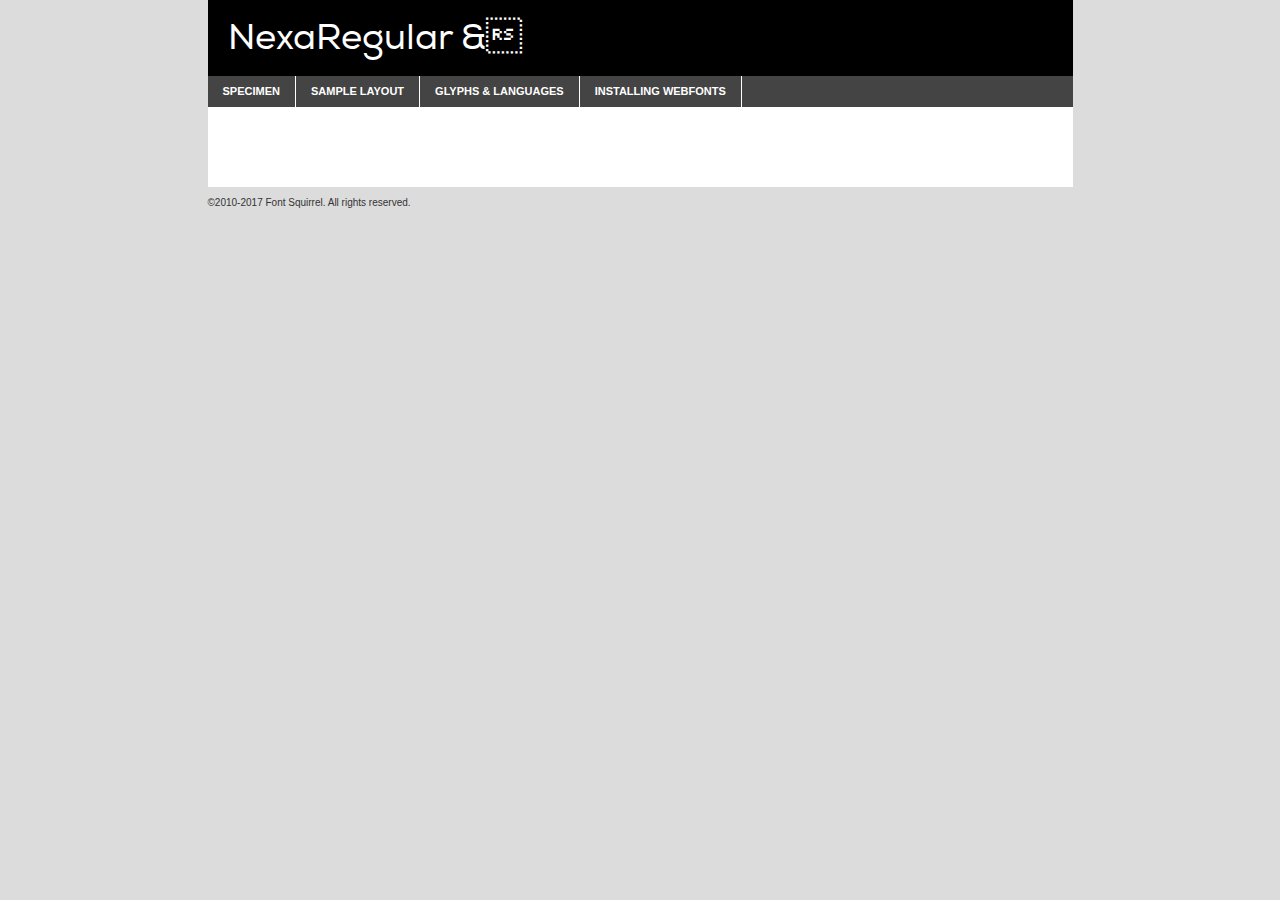
<file: FED/Stylesheet/fonts/nexa_regular-demo.html>
<!DOCTYPE html PUBLIC "-//W3C//DTD XHTML 1.0 Transitional//EN"
	"http://www.w3.org/TR/xhtml1/DTD/xhtml1-transitional.dtd">

<html xmlns="http://www.w3.org/1999/xhtml" xml:lang="en" lang="en">
<head>
	<meta http-equiv="Content-Type" content="text/html; charset=utf-8" />
	<script src="http://ajax.googleapis.com/ajax/libs/jquery/1.7.2/jquery.min.js" type="text/javascript" charset="utf-8"></script>
	<script type="text/javascript">
	(function($){$.fn.easyTabs=function(option){var param=jQuery.extend({fadeSpeed:"fast",defaultContent:1,activeClass:'active'},option);$(this).each(function(){var thisId="#"+this.id;if(param.defaultContent==''){param.defaultContent=1;}
	if(typeof param.defaultContent=="number")
	{var defaultTab=$(thisId+" .tabs li:eq("+(param.defaultContent-1)+") a").attr('href').substr(1);}else{var defaultTab=param.defaultContent;}
	$(thisId+" .tabs li a").each(function(){var tabToHide=$(this).attr('href').substr(1);$("#"+tabToHide).addClass('easytabs-tab-content');});hideAll();changeContent(defaultTab);function hideAll(){$(thisId+" .easytabs-tab-content").hide();}
	function changeContent(tabId){hideAll();$(thisId+" .tabs li").removeClass(param.activeClass);$(thisId+" .tabs li a[href=#"+tabId+"]").closest('li').addClass(param.activeClass);if(param.fadeSpeed!="none")
	{$(thisId+" #"+tabId).fadeIn(param.fadeSpeed);}else{$(thisId+" #"+tabId).show();}}
	$(thisId+" .tabs li").click(function(){var tabId=$(this).find('a').attr('href').substr(1);changeContent(tabId);return false;});});}})(jQuery);
	</script>
	<link rel="stylesheet" href="specimen_files/specimen_stylesheet.css" type="text/css" charset="utf-8" />
	<link rel="stylesheet" href="stylesheet.css" type="text/css" charset="utf-8" />

	<style type="text/css">
					body{
				font-family: 'nexaregularuploaded_file';
							}
		</style>

	<title>NexaRegular & Specimen</title>
	
	
	<script type="text/javascript" charset="utf-8">
		$(document).ready(function() {
			$('#container').easyTabs({defaultContent:1});
		});
	</script>
</head>

<body>
<div id="container">
	<div id="header">
		NexaRegular &	</div>
	<ul class="tabs">
		<li><a href="#specimen">Specimen</a></li>
		<li><a href="#layout">Sample Layout</a></li>
				<li><a href="#glyphs">Glyphs &amp; Languages</a></li>
		<li><a href="#installing">Installing Webfonts</a></li>
		
	</ul>
	
	<div id="main_content">

		
			<div id="specimen">
		
				<div class="section">
					<div class="grid12 firstcol">
						<div class="huge">AaBb</div>
					</div>
				</div>
		
				<div class="section">
					<div class="glyph_range">A&#x200B;B&#x200b;C&#x200b;D&#x200b;E&#x200b;F&#x200b;G&#x200b;H&#x200b;I&#x200b;J&#x200b;K&#x200b;L&#x200b;M&#x200b;N&#x200b;O&#x200b;P&#x200b;Q&#x200b;R&#x200b;S&#x200b;T&#x200b;U&#x200b;V&#x200b;W&#x200b;X&#x200b;Y&#x200b;Z&#x200b;a&#x200b;b&#x200b;c&#x200b;d&#x200b;e&#x200b;f&#x200b;g&#x200b;h&#x200b;i&#x200b;j&#x200b;k&#x200b;l&#x200b;m&#x200b;n&#x200b;o&#x200b;p&#x200b;q&#x200b;r&#x200b;s&#x200b;t&#x200b;u&#x200b;v&#x200b;w&#x200b;x&#x200b;y&#x200b;z&#x200b;1&#x200b;2&#x200b;3&#x200b;4&#x200b;5&#x200b;6&#x200b;7&#x200b;8&#x200b;9&#x200b;0&#x200b;&amp;&#x200b;.&#x200b;,&#x200b;?&#x200b;!&#x200b;&#64;&#x200b;(&#x200b;)&#x200b;#&#x200b;$&#x200b;%&#x200b;*&#x200b;+&#x200b;-&#x200b;=&#x200b;:&#x200b;;</div>
				</div>
				<div class="section">
					<div class="grid12 firstcol">
						<table class="sample_table">
							<tr><td>10</td><td class="size10">abcdefghijklmnopqrstuvwxyzABCDEFGHIJKLMNOPQRSTUVWXYZ0123456789abcdefghijklmnopqrstuvwxyzABCDEFGHIJKLMNOPQRSTUVWXYZ0123456789abcdefghijklmnopqrstuvwxyzABCDEFGHIJKLMNOPQRSTUVWXYZ</td></tr>
							<tr><td>11</td><td class="size11">abcdefghijklmnopqrstuvwxyzABCDEFGHIJKLMNOPQRSTUVWXYZ0123456789abcdefghijklmnopqrstuvwxyzABCDEFGHIJKLMNOPQRSTUVWXYZ0123456789abcdefghijklmnopqrstuvwxyzABCDEFGHIJKLMNOPQRSTUVWXYZ</td></tr>
							<tr><td>12</td><td class="size12">abcdefghijklmnopqrstuvwxyzABCDEFGHIJKLMNOPQRSTUVWXYZ0123456789abcdefghijklmnopqrstuvwxyzABCDEFGHIJKLMNOPQRSTUVWXYZ0123456789abcdefghijklmnopqrstuvwxyzABCDEFGHIJKLMNOPQRSTUVWXYZ</td></tr>
							<tr><td>13</td><td class="size13">abcdefghijklmnopqrstuvwxyzABCDEFGHIJKLMNOPQRSTUVWXYZ0123456789abcdefghijklmnopqrstuvwxyzABCDEFGHIJKLMNOPQRSTUVWXYZ0123456789abcdefghijklmnopqrstuvwxyzABCDEFGHIJKLMNOPQRSTUVWXYZ</td></tr>
							<tr><td>14</td><td class="size14">abcdefghijklmnopqrstuvwxyzABCDEFGHIJKLMNOPQRSTUVWXYZ0123456789abcdefghijklmnopqrstuvwxyzABCDEFGHIJKLMNOPQRSTUVWXYZ0123456789abcdefghijklmnopqrstuvwxyzABCDEFGHIJKLMNOPQRSTUVWXYZ</td></tr>
							<tr><td>16</td><td class="size16">abcdefghijklmnopqrstuvwxyzABCDEFGHIJKLMNOPQRSTUVWXYZ0123456789abcdefghijklmnopqrstuvwxyzABCDEFGHIJKLMNOPQRSTUVWXYZ</td></tr>
							<tr><td>18</td><td class="size18">abcdefghijklmnopqrstuvwxyzABCDEFGHIJKLMNOPQRSTUVWXYZ0123456789abcdefghijklmnopqrstuvwxyzABCDEFGHIJKLMNOPQRSTUVWXYZ</td></tr>
							<tr><td>20</td><td class="size20">abcdefghijklmnopqrstuvwxyzABCDEFGHIJKLMNOPQRSTUVWXYZ0123456789abcdefghijklmnopqrstuvwxyzABCDEFGHIJKLMNOPQRSTUVWXYZ</td></tr>
							<tr><td>24</td><td class="size24">abcdefghijklmnopqrstuvwxyzABCDEFGHIJKLMNOPQRSTUVWXYZ0123456789abcdefghijklmnopqrstuvwxyzABCDEFGHIJKLMNOPQRSTUVWXYZ</td></tr>
							<tr><td>30</td><td class="size30">abcdefghijklmnopqrstuvwxyzABCDEFGHIJKLMNOPQRSTUVWXYZ0123456789abcdefghijklmnopqrstuvwxyzABCDEFGHIJKLMNOPQRSTUVWXYZ</td></tr>
							<tr><td>36</td><td class="size36">abcdefghijklmnopqrstuvwxyzABCDEFGHIJKLMNOPQRSTUVWXYZ0123456789abcdefghijklmnopqrstuvwxyzABCDEFGHIJKLMNOPQRSTUVWXYZ</td></tr>
							<tr><td>48</td><td class="size48">abcdefghijklmnopqrstuvwxyzABCDEFGHIJKLMNOPQRSTUVWXYZ0123456789abcdefghijklmnopqrstuvwxyzABCDEFGHIJKLMNOPQRSTUVWXYZ</td></tr>
							<tr><td>60</td><td class="size60">abcdefghijklmnopqrstuvwxyzABCDEFGHIJKLMNOPQRSTUVWXYZ0123456789abcdefghijklmnopqrstuvwxyzABCDEFGHIJKLMNOPQRSTUVWXYZ</td></tr>
							<tr><td>72</td><td class="size72">abcdefghijklmnopqrstuvwxyzABCDEFGHIJKLMNOPQRSTUVWXYZ0123456789abcdefghijklmnopqrstuvwxyzABCDEFGHIJKLMNOPQRSTUVWXYZ</td></tr>
							<tr><td>90</td><td class="size90">abcdefghijklmnopqrstuvwxyzABCDEFGHIJKLMNOPQRSTUVWXYZ0123456789abcdefghijklmnopqrstuvwxyzABCDEFGHIJKLMNOPQRSTUVWXYZ</td></tr>
						</table>
				
					</div>
			
				</div>
		
		
		
								<div class="section" id="bodycomparison">


										<div id="xheight">
				<div class="fontbody">&#x25FC;&#x25FC;&#x25FC;&#x25FC;&#x25FC;&#x25FC;&#x25FC;&#x25FC;&#x25FC;&#x25FC;&#x25FC;&#x25FC;&#x25FC;&#x25FC;&#x25FC;&#x25FC;&#x25FC;&#x25FC;&#x25FC;&#x25FC;&#x25FC;&#x25FC;&#x25FC;&#x25FC;&#x25FC;&#x25FC;&#x25FC;&#x25FC;&#x25FC;&#x25FC;&#x25FC;&#x25FC;&#x25FC;&#x25FC;&#x25FC;&#x25FC;&#x25FC;&#x25FC;&#x25FC;&#x25FC;&#x25FC;&#x25FC;&#x25FC;&#x25FC;&#x25FC;&#x25FC;&#x25FC;&#x25FC;&#x25FC;&#x25FC;&#x25FC;&#x25FC;&#x25FC;&#x25FC;&#x25FC;&#x25FC;&#x25FC;&#x25FC;&#x25FC;&#x25FC;&#x25FC;&#x25FC;&#x25FC;&#x25FC;&#x25FC;&#x25FC;&#x25FC;&#x25FC;&#x25FC;&#x25FC;&#x25FC;&#x25FC;&#x25FC;&#x25FC;&#x25FC;&#x25FC;&#x25FC;&#x25FC;&#x25FC;&#x25FC;&#x25FC;&#x25FC;&#x25FC;&#x25FC;&#x25FC;&#x25FC;&#x25FC;&#x25FC;&#x25FC;&#x25FC;&#x25FC;&#x25FC;&#x25FC;&#x25FC;&#x25FC;&#x25FC;&#x25FC;&#x25FC;&#x25FC;body</div><div class="arialbody">body</div><div class="verdanabody">body</div><div class="georgiabody">body</div></div>
										<div class="fontbody" style="z-index:1">
											body<span>NexaRegular &</span>
										</div>
										<div class="arialbody" style="z-index:1">
											body<span>Arial</span>
										</div>
										<div class="verdanabody" style="z-index:1">
											body<span>Verdana</span>
										</div>
										<div class="georgiabody" style="z-index:1">
											body<span>Georgia</span>
										</div>



								</div>
		
		
				<div class="section psample psample_row1" id="">
					
					<div class="grid2 firstcol">
						<p class="size10"><span>10.</span>Aenean lacinia bibendum nulla sed consectetur. Fusce dapibus, tellus ac cursus commodo, tortor mauris condimentum nibh, ut fermentum massa justo sit amet risus. Nullam id dolor id nibh ultricies vehicula ut id elit. Cum sociis natoque penatibus et magnis dis parturient montes, nascetur ridiculus mus. Nulla vitae elit libero, a pharetra augue.</p>
			
					</div>
					<div class="grid3">
						<p class="size11"><span>11.</span>Aenean lacinia bibendum nulla sed consectetur. Fusce dapibus, tellus ac cursus commodo, tortor mauris condimentum nibh, ut fermentum massa justo sit amet risus. Nullam id dolor id nibh ultricies vehicula ut id elit. Cum sociis natoque penatibus et magnis dis parturient montes, nascetur ridiculus mus. Nulla vitae elit libero, a pharetra augue.</p>
			
					</div>
					<div class="grid3">
						<p class="size12"><span>12.</span>Aenean lacinia bibendum nulla sed consectetur. Fusce dapibus, tellus ac cursus commodo, tortor mauris condimentum nibh, ut fermentum massa justo sit amet risus. Nullam id dolor id nibh ultricies vehicula ut id elit. Cum sociis natoque penatibus et magnis dis parturient montes, nascetur ridiculus mus. Nulla vitae elit libero, a pharetra augue.</p>
			
					</div>
					<div class="grid4">
						<p class="size13"><span>13.</span>Aenean lacinia bibendum nulla sed consectetur. Fusce dapibus, tellus ac cursus commodo, tortor mauris condimentum nibh, ut fermentum massa justo sit amet risus. Nullam id dolor id nibh ultricies vehicula ut id elit. Cum sociis natoque penatibus et magnis dis parturient montes, nascetur ridiculus mus. Nulla vitae elit libero, a pharetra augue.</p>
			
					</div>
					<div class="white_blend"></div>
					
				</div>
				<div class="section psample psample_row2" id="">
					<div class="grid3 firstcol">
						<p class="size14"><span>14.</span>Aenean lacinia bibendum nulla sed consectetur. Fusce dapibus, tellus ac cursus commodo, tortor mauris condimentum nibh, ut fermentum massa justo sit amet risus. Nullam id dolor id nibh ultricies vehicula ut id elit. Cum sociis natoque penatibus et magnis dis parturient montes, nascetur ridiculus mus. Nulla vitae elit libero, a pharetra augue.</p>
			
					</div>
					<div class="grid4">
						<p class="size16"><span>16.</span>Aenean lacinia bibendum nulla sed consectetur. Fusce dapibus, tellus ac cursus commodo, tortor mauris condimentum nibh, ut fermentum massa justo sit amet risus. Nullam id dolor id nibh ultricies vehicula ut id elit. Cum sociis natoque penatibus et magnis dis parturient montes, nascetur ridiculus mus. Nulla vitae elit libero, a pharetra augue.</p>
			
					</div>
					<div class="grid5">
						<p class="size18"><span>18.</span>Aenean lacinia bibendum nulla sed consectetur. Fusce dapibus, tellus ac cursus commodo, tortor mauris condimentum nibh, ut fermentum massa justo sit amet risus. Nullam id dolor id nibh ultricies vehicula ut id elit. Cum sociis natoque penatibus et magnis dis parturient montes, nascetur ridiculus mus. Nulla vitae elit libero, a pharetra augue.</p>
			
					</div>

					<div class="white_blend"></div>

				</div>
				
				<div class="section psample psample_row3" id="">
					<div class="grid5 firstcol">
						<p class="size20"><span>20.</span>Aenean lacinia bibendum nulla sed consectetur. Fusce dapibus, tellus ac cursus commodo, tortor mauris condimentum nibh, ut fermentum massa justo sit amet risus. Nullam id dolor id nibh ultricies vehicula ut id elit. Cum sociis natoque penatibus et magnis dis parturient montes, nascetur ridiculus mus. Nulla vitae elit libero, a pharetra augue.</p>
					</div>
					<div class="grid7">
						<p class="size24"><span>24.</span>Aenean lacinia bibendum nulla sed consectetur. Fusce dapibus, tellus ac cursus commodo, tortor mauris condimentum nibh, ut fermentum massa justo sit amet risus. Nullam id dolor id nibh ultricies vehicula ut id elit. Cum sociis natoque penatibus et magnis dis parturient montes, nascetur ridiculus mus. Nulla vitae elit libero, a pharetra augue.</p>
					</div>
					
					<div class="white_blend"></div>
					
				</div>
				
				<div class="section psample psample_row4" id="">
					<div class="grid12 firstcol">
						<p class="size30"><span>30.</span>Aenean lacinia bibendum nulla sed consectetur. Fusce dapibus, tellus ac cursus commodo, tortor mauris condimentum nibh, ut fermentum massa justo sit amet risus. Nullam id dolor id nibh ultricies vehicula ut id elit. Cum sociis natoque penatibus et magnis dis parturient montes, nascetur ridiculus mus. Nulla vitae elit libero, a pharetra augue.</p>
					</div>
					<div class="white_blend"></div>
					
				</div>
				
				
				
				<div class="section psample psample_row1 fullreverse">
					<div class="grid2 firstcol">
						<p class="size10"><span>10.</span>Aenean lacinia bibendum nulla sed consectetur. Fusce dapibus, tellus ac cursus commodo, tortor mauris condimentum nibh, ut fermentum massa justo sit amet risus. Nullam id dolor id nibh ultricies vehicula ut id elit. Cum sociis natoque penatibus et magnis dis parturient montes, nascetur ridiculus mus. Nulla vitae elit libero, a pharetra augue.</p>
			
					</div>
					<div class="grid3">
						<p class="size11"><span>11.</span>Aenean lacinia bibendum nulla sed consectetur. Fusce dapibus, tellus ac cursus commodo, tortor mauris condimentum nibh, ut fermentum massa justo sit amet risus. Nullam id dolor id nibh ultricies vehicula ut id elit. Cum sociis natoque penatibus et magnis dis parturient montes, nascetur ridiculus mus. Nulla vitae elit libero, a pharetra augue.</p>
			
					</div>
					<div class="grid3">
						<p class="size12"><span>12.</span>Aenean lacinia bibendum nulla sed consectetur. Fusce dapibus, tellus ac cursus commodo, tortor mauris condimentum nibh, ut fermentum massa justo sit amet risus. Nullam id dolor id nibh ultricies vehicula ut id elit. Cum sociis natoque penatibus et magnis dis parturient montes, nascetur ridiculus mus. Nulla vitae elit libero, a pharetra augue.</p>
			
					</div>
					<div class="grid4">
						<p class="size13"><span>13.</span>Aenean lacinia bibendum nulla sed consectetur. Fusce dapibus, tellus ac cursus commodo, tortor mauris condimentum nibh, ut fermentum massa justo sit amet risus. Nullam id dolor id nibh ultricies vehicula ut id elit. Cum sociis natoque penatibus et magnis dis parturient montes, nascetur ridiculus mus. Nulla vitae elit libero, a pharetra augue.</p>
			
					</div>
					<div class="black_blend"></div>
					
				</div>
				
				<div class="section psample psample_row2 fullreverse">
					<div class="grid3 firstcol">
						<p class="size14"><span>14.</span>Aenean lacinia bibendum nulla sed consectetur. Fusce dapibus, tellus ac cursus commodo, tortor mauris condimentum nibh, ut fermentum massa justo sit amet risus. Nullam id dolor id nibh ultricies vehicula ut id elit. Cum sociis natoque penatibus et magnis dis parturient montes, nascetur ridiculus mus. Nulla vitae elit libero, a pharetra augue.</p>
			
					</div>
					<div class="grid4">
						<p class="size16"><span>16.</span>Aenean lacinia bibendum nulla sed consectetur. Fusce dapibus, tellus ac cursus commodo, tortor mauris condimentum nibh, ut fermentum massa justo sit amet risus. Nullam id dolor id nibh ultricies vehicula ut id elit. Cum sociis natoque penatibus et magnis dis parturient montes, nascetur ridiculus mus. Nulla vitae elit libero, a pharetra augue.</p>
			
					</div>
					<div class="grid5">
						<p class="size18"><span>18.</span>Aenean lacinia bibendum nulla sed consectetur. Fusce dapibus, tellus ac cursus commodo, tortor mauris condimentum nibh, ut fermentum massa justo sit amet risus. Nullam id dolor id nibh ultricies vehicula ut id elit. Cum sociis natoque penatibus et magnis dis parturient montes, nascetur ridiculus mus. Nulla vitae elit libero, a pharetra augue.</p>
			
					</div>
					<div class="black_blend"></div>

				</div>
				
				<div class="section psample fullreverse psample_row3" id="">
					<div class="grid5 firstcol">
						<p class="size20"><span>20.</span>Aenean lacinia bibendum nulla sed consectetur. Fusce dapibus, tellus ac cursus commodo, tortor mauris condimentum nibh, ut fermentum massa justo sit amet risus. Nullam id dolor id nibh ultricies vehicula ut id elit. Cum sociis natoque penatibus et magnis dis parturient montes, nascetur ridiculus mus. Nulla vitae elit libero, a pharetra augue.</p>
					</div>
					<div class="grid7">
						<p class="size24"><span>24.</span>Aenean lacinia bibendum nulla sed consectetur. Fusce dapibus, tellus ac cursus commodo, tortor mauris condimentum nibh, ut fermentum massa justo sit amet risus. Nullam id dolor id nibh ultricies vehicula ut id elit. Cum sociis natoque penatibus et magnis dis parturient montes, nascetur ridiculus mus. Nulla vitae elit libero, a pharetra augue.</p>
					</div>
					
					<div class="black_blend"></div>
					
				</div>
				
				<div class="section psample fullreverse psample_row4" id="" style="border-bottom: 20px #000 solid;">
					<div class="grid12 firstcol">
						<p class="size30"><span>30.</span>Aenean lacinia bibendum nulla sed consectetur. Fusce dapibus, tellus ac cursus commodo, tortor mauris condimentum nibh, ut fermentum massa justo sit amet risus. Nullam id dolor id nibh ultricies vehicula ut id elit. Cum sociis natoque penatibus et magnis dis parturient montes, nascetur ridiculus mus. Nulla vitae elit libero, a pharetra augue.</p>
					</div>
					<div class="black_blend"></div>
					
				</div>
				
				
				
				
			</div>
			
			<div id="layout">
				
				<div class="section">
					
					<div class="grid12 firstcol">
						<h1>Lorem Ipsum Dolor</h1>
						<h2>Etiam porta sem malesuada magna mollis euismod</h2>
						
						<p class="byline">By <a href="#link">Aenean Lacinia</a></p>
					</div>
				</div>
				<div class="section">
					<div class="grid8 firstcol">
						<p class="large">Donec sed odio dui. Morbi leo risus, porta ac consectetur ac, vestibulum at eros. Fusce dapibus, tellus ac cursus commodo, tortor mauris condimentum nibh, ut fermentum massa justo sit amet risus. </p>

						
						<h3>Pellentesque ornare sem</h3>

						<p>Maecenas sed diam eget risus varius blandit sit amet non magna. Maecenas faucibus mollis interdum. Donec ullamcorper nulla non metus auctor fringilla. Nullam id dolor id nibh ultricies vehicula ut id elit. Nullam id dolor id nibh ultricies vehicula ut id elit. </p>

						<p>Aenean eu leo quam. Pellentesque ornare sem lacinia quam venenatis vestibulum. Lorem ipsum dolor sit amet, consectetur adipiscing elit. Cum sociis natoque penatibus et magnis dis parturient montes, nascetur ridiculus mus. </p>

						<p>Nulla vitae elit libero, a pharetra augue. Praesent commodo cursus magna, vel scelerisque nisl consectetur et. Aenean lacinia bibendum nulla sed consectetur. </p>

						<p>Nullam quis risus eget urna mollis ornare vel eu leo. Nullam quis risus eget urna mollis ornare vel eu leo. Maecenas sed diam eget risus varius blandit sit amet non magna. Donec ullamcorper nulla non metus auctor fringilla. </p>

						<h3>Cras mattis consectetur</h3>

						<p>Aenean eu leo quam. Pellentesque ornare sem lacinia quam venenatis vestibulum. Aenean lacinia bibendum nulla sed consectetur. Integer posuere erat a ante venenatis dapibus posuere velit aliquet. Cras mattis consectetur purus sit amet fermentum. </p>

						<p>Nullam id dolor id nibh ultricies vehicula ut id elit. Nullam quis risus eget urna mollis ornare vel eu leo. Cras mattis consectetur purus sit amet fermentum.</p>
					</div>
					
					<div class="grid4 sidebar">
						
						<div class="box reverse">
							<p class="last">Nullam quis risus eget urna mollis ornare vel eu leo. Donec ullamcorper nulla non metus auctor fringilla. Cras mattis consectetur purus sit amet fermentum. Sed posuere consectetur est at lobortis. Lorem ipsum dolor sit amet, consectetur adipiscing elit. </p>
						</div>
						
						<p class="caption">Maecenas sed diam eget risus varius.</p>

						<p>Vestibulum id ligula porta felis euismod semper. Integer posuere erat a ante venenatis dapibus posuere velit aliquet. Vestibulum id ligula porta felis euismod semper. Sed posuere consectetur est at lobortis. Maecenas sed diam eget risus varius blandit sit amet non magna. Fusce dapibus, tellus ac cursus commodo, tortor mauris condimentum nibh, ut fermentum massa justo sit amet risus. </p>

					

						<p>Duis mollis, est non commodo luctus, nisi erat porttitor ligula, eget lacinia odio sem nec elit. Aenean lacinia bibendum nulla sed consectetur. Vivamus sagittis lacus vel augue laoreet rutrum faucibus dolor auctor. Aenean lacinia bibendum nulla sed consectetur. Nullam quis risus eget urna mollis ornare vel eu leo. </p>

						<p>Praesent commodo cursus magna, vel scelerisque nisl consectetur et. Donec ullamcorper nulla non metus auctor fringilla. Maecenas faucibus mollis interdum. Fusce dapibus, tellus ac cursus commodo, tortor mauris condimentum nibh, ut fermentum massa justo sit amet risus. </p>

					</div>
				</div>
				
			</div>


			



		<div id="glyphs">
			<div class="section">
				<div class="grid12 firstcol">
			
				<h1>Language Support</h1>
				<p>The subset of NexaRegular & in this kit supports the following languages:<br />
			
					Albanian, Basque, Breton, Chamorro, Danish, Dutch, English, Faroese, Finnish, French, Frisian, Galician, German, Icelandic, Italian, Malagasy, Norwegian, Portuguese, Spanish, Alsatian, Aragonese, Arapaho, Arrernte, Asturian, Aymara, Bislama, Cebuano, Corsican, Fijian, French_creole, Genoese, Gilbertese, Greenlandic, Haitian_creole, Hiligaynon, Hmong, Hopi, Ibanag, Iloko_ilokano, Indonesian, Interglossa_glosa, Interlingua, Irish_gaelic, Jerriais, Lojban, Lombard, Luxembourgeois, Manx, Mohawk, Norfolk_pitcairnese, Occitan, Oromo, Pangasinan, Papiamento, Piedmontese, Potawatomi, Rhaeto-romance, Romansh, Rotokas, Sami_lule, Samoan, Sardinian, Scots_gaelic, Seychelles_creole, Shona, Sicilian, Somali, Southern_ndebele, Swahili, Swati_swazi, Tagalog_filipino_pilipino, Tetum, Tok_pisin, Uyghur_latinized, Volapuk, Walloon, Warlpiri, Xhosa, Yapese, Zulu, Latinbasic, Ubasic, Demo				</p>
				<h1>Glyph Chart</h1>
				<p>The subset of NexaRegular & in this kit includes all the glyphs listed below. Unicode entities are included above each glyph to help you insert individual characters into your layout.</p>
				<div id="glyph_chart">
			
																				 <div><p>&amp;#13;</p>&#13;</div>
																				 <div><p>&amp;#32;</p>&#32;</div>
																				 <div><p>&amp;#33;</p>&#33;</div>
																				 <div><p>&amp;#34;</p>&#34;</div>
																				 <div><p>&amp;#35;</p>&#35;</div>
																				 <div><p>&amp;#36;</p>&#36;</div>
																				 <div><p>&amp;#37;</p>&#37;</div>
																				 <div><p>&amp;#38;</p>&#38;</div>
																				 <div><p>&amp;#39;</p>&#39;</div>
																				 <div><p>&amp;#40;</p>&#40;</div>
																				 <div><p>&amp;#41;</p>&#41;</div>
																				 <div><p>&amp;#42;</p>&#42;</div>
																				 <div><p>&amp;#43;</p>&#43;</div>
																				 <div><p>&amp;#44;</p>&#44;</div>
																				 <div><p>&amp;#45;</p>&#45;</div>
																				 <div><p>&amp;#46;</p>&#46;</div>
																				 <div><p>&amp;#47;</p>&#47;</div>
																				 <div><p>&amp;#48;</p>&#48;</div>
																				 <div><p>&amp;#49;</p>&#49;</div>
																				 <div><p>&amp;#50;</p>&#50;</div>
																				 <div><p>&amp;#51;</p>&#51;</div>
																				 <div><p>&amp;#52;</p>&#52;</div>
																				 <div><p>&amp;#53;</p>&#53;</div>
																				 <div><p>&amp;#54;</p>&#54;</div>
																				 <div><p>&amp;#55;</p>&#55;</div>
																				 <div><p>&amp;#56;</p>&#56;</div>
																				 <div><p>&amp;#57;</p>&#57;</div>
																				 <div><p>&amp;#58;</p>&#58;</div>
																				 <div><p>&amp;#59;</p>&#59;</div>
																				 <div><p>&amp;#60;</p>&#60;</div>
																				 <div><p>&amp;#61;</p>&#61;</div>
																				 <div><p>&amp;#62;</p>&#62;</div>
																				 <div><p>&amp;#63;</p>&#63;</div>
																				 <div><p>&amp;#64;</p>&#64;</div>
																				 <div><p>&amp;#65;</p>&#65;</div>
																				 <div><p>&amp;#66;</p>&#66;</div>
																				 <div><p>&amp;#67;</p>&#67;</div>
																				 <div><p>&amp;#68;</p>&#68;</div>
																				 <div><p>&amp;#69;</p>&#69;</div>
																				 <div><p>&amp;#70;</p>&#70;</div>
																				 <div><p>&amp;#71;</p>&#71;</div>
																				 <div><p>&amp;#72;</p>&#72;</div>
																				 <div><p>&amp;#73;</p>&#73;</div>
																				 <div><p>&amp;#74;</p>&#74;</div>
																				 <div><p>&amp;#75;</p>&#75;</div>
																				 <div><p>&amp;#76;</p>&#76;</div>
																				 <div><p>&amp;#77;</p>&#77;</div>
																				 <div><p>&amp;#78;</p>&#78;</div>
																				 <div><p>&amp;#79;</p>&#79;</div>
																				 <div><p>&amp;#80;</p>&#80;</div>
																				 <div><p>&amp;#81;</p>&#81;</div>
																				 <div><p>&amp;#82;</p>&#82;</div>
																				 <div><p>&amp;#83;</p>&#83;</div>
																				 <div><p>&amp;#84;</p>&#84;</div>
																				 <div><p>&amp;#85;</p>&#85;</div>
																				 <div><p>&amp;#86;</p>&#86;</div>
																				 <div><p>&amp;#87;</p>&#87;</div>
																				 <div><p>&amp;#88;</p>&#88;</div>
																				 <div><p>&amp;#89;</p>&#89;</div>
																				 <div><p>&amp;#90;</p>&#90;</div>
																				 <div><p>&amp;#91;</p>&#91;</div>
																				 <div><p>&amp;#92;</p>&#92;</div>
																				 <div><p>&amp;#93;</p>&#93;</div>
																				 <div><p>&amp;#94;</p>&#94;</div>
																				 <div><p>&amp;#95;</p>&#95;</div>
																				 <div><p>&amp;#96;</p>&#96;</div>
																				 <div><p>&amp;#97;</p>&#97;</div>
																				 <div><p>&amp;#98;</p>&#98;</div>
																				 <div><p>&amp;#99;</p>&#99;</div>
																				 <div><p>&amp;#100;</p>&#100;</div>
																				 <div><p>&amp;#101;</p>&#101;</div>
																				 <div><p>&amp;#102;</p>&#102;</div>
																				 <div><p>&amp;#103;</p>&#103;</div>
																				 <div><p>&amp;#104;</p>&#104;</div>
																				 <div><p>&amp;#105;</p>&#105;</div>
																				 <div><p>&amp;#106;</p>&#106;</div>
																				 <div><p>&amp;#107;</p>&#107;</div>
																				 <div><p>&amp;#108;</p>&#108;</div>
																				 <div><p>&amp;#109;</p>&#109;</div>
																				 <div><p>&amp;#110;</p>&#110;</div>
																				 <div><p>&amp;#111;</p>&#111;</div>
																				 <div><p>&amp;#112;</p>&#112;</div>
																				 <div><p>&amp;#113;</p>&#113;</div>
																				 <div><p>&amp;#114;</p>&#114;</div>
																				 <div><p>&amp;#115;</p>&#115;</div>
																				 <div><p>&amp;#116;</p>&#116;</div>
																				 <div><p>&amp;#117;</p>&#117;</div>
																				 <div><p>&amp;#118;</p>&#118;</div>
																				 <div><p>&amp;#119;</p>&#119;</div>
																				 <div><p>&amp;#120;</p>&#120;</div>
																				 <div><p>&amp;#121;</p>&#121;</div>
																				 <div><p>&amp;#122;</p>&#122;</div>
																				 <div><p>&amp;#123;</p>&#123;</div>
																				 <div><p>&amp;#124;</p>&#124;</div>
																				 <div><p>&amp;#125;</p>&#125;</div>
																				 <div><p>&amp;#126;</p>&#126;</div>
																				 <div><p>&amp;#160;</p>&#160;</div>
																				 <div><p>&amp;#161;</p>&#161;</div>
																				 <div><p>&amp;#162;</p>&#162;</div>
																				 <div><p>&amp;#163;</p>&#163;</div>
																				 <div><p>&amp;#164;</p>&#164;</div>
																				 <div><p>&amp;#165;</p>&#165;</div>
																				 <div><p>&amp;#166;</p>&#166;</div>
																				 <div><p>&amp;#167;</p>&#167;</div>
																				 <div><p>&amp;#168;</p>&#168;</div>
																				 <div><p>&amp;#169;</p>&#169;</div>
																				 <div><p>&amp;#170;</p>&#170;</div>
																				 <div><p>&amp;#171;</p>&#171;</div>
																				 <div><p>&amp;#172;</p>&#172;</div>
																				 <div><p>&amp;#173;</p>&#173;</div>
																				 <div><p>&amp;#174;</p>&#174;</div>
																				 <div><p>&amp;#175;</p>&#175;</div>
																				 <div><p>&amp;#176;</p>&#176;</div>
																				 <div><p>&amp;#177;</p>&#177;</div>
																				 <div><p>&amp;#178;</p>&#178;</div>
																				 <div><p>&amp;#179;</p>&#179;</div>
																				 <div><p>&amp;#180;</p>&#180;</div>
																				 <div><p>&amp;#181;</p>&#181;</div>
																				 <div><p>&amp;#182;</p>&#182;</div>
																				 <div><p>&amp;#183;</p>&#183;</div>
																				 <div><p>&amp;#184;</p>&#184;</div>
																				 <div><p>&amp;#185;</p>&#185;</div>
																				 <div><p>&amp;#186;</p>&#186;</div>
																				 <div><p>&amp;#187;</p>&#187;</div>
																				 <div><p>&amp;#188;</p>&#188;</div>
																				 <div><p>&amp;#189;</p>&#189;</div>
																				 <div><p>&amp;#190;</p>&#190;</div>
																				 <div><p>&amp;#191;</p>&#191;</div>
																				 <div><p>&amp;#192;</p>&#192;</div>
																				 <div><p>&amp;#193;</p>&#193;</div>
																				 <div><p>&amp;#194;</p>&#194;</div>
																				 <div><p>&amp;#195;</p>&#195;</div>
																				 <div><p>&amp;#196;</p>&#196;</div>
																				 <div><p>&amp;#197;</p>&#197;</div>
																				 <div><p>&amp;#198;</p>&#198;</div>
																				 <div><p>&amp;#199;</p>&#199;</div>
																				 <div><p>&amp;#200;</p>&#200;</div>
																				 <div><p>&amp;#201;</p>&#201;</div>
																				 <div><p>&amp;#202;</p>&#202;</div>
																				 <div><p>&amp;#203;</p>&#203;</div>
																				 <div><p>&amp;#204;</p>&#204;</div>
																				 <div><p>&amp;#205;</p>&#205;</div>
																				 <div><p>&amp;#206;</p>&#206;</div>
																				 <div><p>&amp;#207;</p>&#207;</div>
																				 <div><p>&amp;#208;</p>&#208;</div>
																				 <div><p>&amp;#209;</p>&#209;</div>
																				 <div><p>&amp;#210;</p>&#210;</div>
																				 <div><p>&amp;#211;</p>&#211;</div>
																				 <div><p>&amp;#212;</p>&#212;</div>
																				 <div><p>&amp;#213;</p>&#213;</div>
																				 <div><p>&amp;#214;</p>&#214;</div>
																				 <div><p>&amp;#215;</p>&#215;</div>
																				 <div><p>&amp;#216;</p>&#216;</div>
																				 <div><p>&amp;#217;</p>&#217;</div>
																				 <div><p>&amp;#218;</p>&#218;</div>
																				 <div><p>&amp;#219;</p>&#219;</div>
																				 <div><p>&amp;#220;</p>&#220;</div>
																				 <div><p>&amp;#221;</p>&#221;</div>
																				 <div><p>&amp;#222;</p>&#222;</div>
																				 <div><p>&amp;#223;</p>&#223;</div>
																				 <div><p>&amp;#224;</p>&#224;</div>
																				 <div><p>&amp;#225;</p>&#225;</div>
																				 <div><p>&amp;#226;</p>&#226;</div>
																				 <div><p>&amp;#227;</p>&#227;</div>
																				 <div><p>&amp;#228;</p>&#228;</div>
																				 <div><p>&amp;#229;</p>&#229;</div>
																				 <div><p>&amp;#230;</p>&#230;</div>
																				 <div><p>&amp;#231;</p>&#231;</div>
																				 <div><p>&amp;#232;</p>&#232;</div>
																				 <div><p>&amp;#233;</p>&#233;</div>
																				 <div><p>&amp;#234;</p>&#234;</div>
																				 <div><p>&amp;#235;</p>&#235;</div>
																				 <div><p>&amp;#236;</p>&#236;</div>
																				 <div><p>&amp;#237;</p>&#237;</div>
																				 <div><p>&amp;#238;</p>&#238;</div>
																				 <div><p>&amp;#239;</p>&#239;</div>
																				 <div><p>&amp;#240;</p>&#240;</div>
																				 <div><p>&amp;#241;</p>&#241;</div>
																				 <div><p>&amp;#242;</p>&#242;</div>
																				 <div><p>&amp;#243;</p>&#243;</div>
																				 <div><p>&amp;#244;</p>&#244;</div>
																				 <div><p>&amp;#245;</p>&#245;</div>
																				 <div><p>&amp;#246;</p>&#246;</div>
																				 <div><p>&amp;#247;</p>&#247;</div>
																				 <div><p>&amp;#248;</p>&#248;</div>
																				 <div><p>&amp;#249;</p>&#249;</div>
																				 <div><p>&amp;#250;</p>&#250;</div>
																				 <div><p>&amp;#251;</p>&#251;</div>
																				 <div><p>&amp;#252;</p>&#252;</div>
																				 <div><p>&amp;#253;</p>&#253;</div>
																				 <div><p>&amp;#254;</p>&#254;</div>
																				 <div><p>&amp;#255;</p>&#255;</div>
																				 <div><p>&amp;#338;</p>&#338;</div>
																				 <div><p>&amp;#339;</p>&#339;</div>
																				 <div><p>&amp;#376;</p>&#376;</div>
																				 <div><p>&amp;#710;</p>&#710;</div>
																				 <div><p>&amp;#732;</p>&#732;</div>
																				 <div><p>&amp;#8192;</p>&#8192;</div>
																				 <div><p>&amp;#8193;</p>&#8193;</div>
																				 <div><p>&amp;#8194;</p>&#8194;</div>
																				 <div><p>&amp;#8195;</p>&#8195;</div>
																				 <div><p>&amp;#8196;</p>&#8196;</div>
																				 <div><p>&amp;#8197;</p>&#8197;</div>
																				 <div><p>&amp;#8198;</p>&#8198;</div>
																				 <div><p>&amp;#8199;</p>&#8199;</div>
																				 <div><p>&amp;#8200;</p>&#8200;</div>
																				 <div><p>&amp;#8201;</p>&#8201;</div>
																				 <div><p>&amp;#8202;</p>&#8202;</div>
																				 <div><p>&amp;#8208;</p>&#8208;</div>
																				 <div><p>&amp;#8209;</p>&#8209;</div>
																				 <div><p>&amp;#8210;</p>&#8210;</div>
																				 <div><p>&amp;#8211;</p>&#8211;</div>
																				 <div><p>&amp;#8212;</p>&#8212;</div>
																				 <div><p>&amp;#8216;</p>&#8216;</div>
																				 <div><p>&amp;#8217;</p>&#8217;</div>
																				 <div><p>&amp;#8218;</p>&#8218;</div>
																				 <div><p>&amp;#8220;</p>&#8220;</div>
																				 <div><p>&amp;#8221;</p>&#8221;</div>
																				 <div><p>&amp;#8222;</p>&#8222;</div>
																				 <div><p>&amp;#8226;</p>&#8226;</div>
																				 <div><p>&amp;#8230;</p>&#8230;</div>
																				 <div><p>&amp;#8239;</p>&#8239;</div>
																				 <div><p>&amp;#8249;</p>&#8249;</div>
																				 <div><p>&amp;#8250;</p>&#8250;</div>
																				 <div><p>&amp;#8287;</p>&#8287;</div>
																				 <div><p>&amp;#8364;</p>&#8364;</div>
																				 <div><p>&amp;#8482;</p>&#8482;</div>
																				 <div><p>&amp;#9724;</p>&#9724;</div>
																				 <div><p>&amp;#64257;</p>&#64257;</div>
																				 <div><p>&amp;#64258;</p>&#64258;</div>
																																																</div>	
				</div>
		
		
			</div>
		</div>
		
		
		<div id="specs">
			
		</div>
	
		<div id="installing">
			<div class="section">
				<div class="grid7 firstcol">
					<h1>Installing Webfonts</h1>
					
					<p>Webfonts are supported by all major browser platforms but not all in the same way. There are currently four different font formats that must be included in order to target all browsers. This includes TTF, WOFF, EOT and SVG.</p>
					
					<h2>1. Upload your webfonts</h2>
					<p>You must upload your webfont kit to your website. They should be in or near the same directory as your CSS files.</p>
					
					<h2>2. Include the webfont stylesheet</h2>
					<p>A special CSS @font-face declaration helps the various browsers select the appropriate font it needs without causing you a bunch of headaches. Learn more about this syntax by reading the <a href="https://www.fontspring.com/blog/further-hardening-of-the-bulletproof-syntax">Fontspring blog post</a> about it. The code for it is as follows:</p>


<code>
@font-face{ 
	font-family: 'MyWebFont';
	src: url('WebFont.eot');
	src: url('WebFont.eot?#iefix') format('embedded-opentype'),
	     url('WebFont.woff') format('woff'),
	     url('WebFont.ttf') format('truetype'),
	     url('WebFont.svg#webfont') format('svg');
}
</code>

	<p>We've already gone ahead and generated the code for you. All you have to do is link to the stylesheet in your HTML, like this:</p>
	<code>&lt;link rel=&quot;stylesheet&quot; href=&quot;stylesheet.css&quot; type=&quot;text/css&quot; charset=&quot;utf-8&quot; /&gt;</code>

					<h2>3. Modify your own stylesheet</h2>
					<p>To take advantage of your new fonts, you must tell your stylesheet to use them. Look at the original @font-face declaration above and find the property called "font-family." The name linked there will be what you use to reference the font. Prepend that webfont name to the font stack in the "font-family" property, inside the selector you want to change. For example:</p>
<code>p { font-family: 'WebFont', Arial, sans-serif; }</code>

<h2>4. Test</h2>
<p>Getting webfonts to work cross-browser <em>can</em> be tricky. Use the information in the sidebar to help you if you find that fonts aren't loading in a particular browser.</p>
				</div>
				
				<div class="grid5 sidebar">
					<div class="box">
						<h2>Troubleshooting<br />Font-Face Problems</h2>
						<p>Having trouble getting your webfonts to load in your new website? Here are some tips to sort out what might be the problem.</p>

						<h3>Fonts not showing in any browser</h3>

						<p>This sounds like you need to work on the plumbing. You either did not upload the fonts to the correct directory, or you did not link the fonts properly in the CSS. If you've confirmed that all this is correct and you still have a problem, take a look at your .htaccess file and see if requests are getting intercepted.</p>

						<h3>Fonts not loading in iPhone or iPad</h3>

						<p>The most common problem here is that you are serving the fonts from an IIS server. IIS refuses to serve files that have unknown MIME types. If that is the case, you must set the MIME type for SVG to "image/svg+xml" in the server settings. Follow these instructions from Microsoft if you need help.</p>

						<h3>Fonts not loading in Firefox</h3>

						<p>The primary reason for this failure? You are still using a version Firefox older than 3.5. So upgrade already! If that isn't it, then you are very likely serving fonts from a different domain. Firefox requires that all font assets be served from the same domain. Lastly it is possible that you need to add WOFF to your list of MIME types (if you are serving via IIS.)</p>

						<h3>Fonts not loading in IE</h3>

						<p>Are you looking at Internet Explorer on an actual Windows machine or are you cheating by using a service like Adobe BrowserLab? Many of these screenshot services do not render @font-face for IE. Best to test it on a real machine.</p>

						<h3>Fonts not loading in IE9</h3>

						<p>IE9, like Firefox, requires that fonts be served from the same domain as the website. Make sure that is the case.</p>
					</div>
				</div>
			</div>
			
		</div>
	
	</div>
	<div id="footer">
		<p>&copy;2010-2017 Font Squirrel. All rights reserved.</p>
	</div>
</div>
</body>
</html>
</file>
<file: FED/Stylesheet/stylesheet.css>
/*Algemene css*/

body {
	font-family: "Nexa Light";
	src: url(fonts/Nexa%20Light.otf);
	background-color: #f3e5d8;
}

h1,
legend {
	display: block;
	font-family: "Nexa Bold";
	word-spacing: 0.25em;
	text-indent: 1.25em;
	font-size: 1.4em;
	text-align: center;
}

h2 {
	font-size: 1.4em;
	display: block;
}

a {
	font-family: "Nexa Bold";
}

footer {
	display: grid;
	grid-area: ft;
	color: #2800a0;
	font-size: 0.8em;
	background-image: url(images/sea.png);
	background-size: contain;
}

section > p {
	text-align: center;
	margin-left: 3rem;
	margin-right: 3rem;
}


/*	Navigate*/

.navigation {
	display: flex;
	flex-flow: row wrap;
	justify-content: center;
}

nav a {
	color: #00d66c;
	font-size: 1.5em;
	line-height: 3em;
	margin-left: 0.5em;
	text-decoration: none;
}

li {
	list-style: none;
}

nav img {
	width: 3em;
	padding: 0.3em;
}


/*navigatie van de desktop versie uitschakelen */

.primarynav {
	display: none;
}


/*Knoppen */

button {
	font-family: "Nexa Light";
	font-size: 1.1em;
	border-radius: 0.5rem;
	border-style: none;
	background-color: #ff3268;
	width: auto;
	margin: 0.1rem;
}

button:hover,
input [type=text]:hover {
	background-color: #00d66c;
}

input:focus {
	background-color: #f7f7f7;
	padding: 4px;
	border: none;
	border-bottom: solid 3px #00d66c;
	transition: border 0.3;
}

input:active {
	background-color: #f2e3d7;
}

{
	background-color:
}

fieldset > legend:hover {
	transition: all 0.15s ease-in-out;
}


/*Links */

h2>a {
	color: #ff3268;
	text-decoration: none;
}

button a {
	text-decoration: none;
	color: white;
}

main button:first-child {
	padding: 2%;
}

main >button {
	display: flex;
	justify-content: center;
	width: 80%;
	margin: auto;
	font-family: "Nexa Light";
	font-size: 1.2em;
	border-radius: 0.5rem;
	border-style: none;
	background-color: #ff3268;
	color: white;
	text-align: center;
}


/*	*Home*/

.carrousel {
	display: borderbox;
	padding-top: 8rem;
	padding-bottom: 18rem;
	background-image: url(images/planehelft.png);
	background-size: cover;
	background-repeat: no-repeat;
}

aside,
.compare {
	max-width: 450px;
	background-color: #fff;
	border-radius: 1.5em;
	margin: 1rem auto;
	/*	padding: 1rem;*/
}

article {
	display: block;
	max-width: 450px;
	border-radius: 1.5em;
	background-color: #fff;
	margin: 1rem auto;
	padding: 1rem;
}

.carrousel {
	display: flex;
	flex-direction: row;
	overflow-x: scroll;
}

section img {
	width: 8em;
	height: 12em;
}

div h2 {
	font-family: "Nexa Bold";
	font-size: 1.7em;
	display: flex;
	border-radius: 1.5rem;
	padding: 1.3rem;
	background-color: #f7f7f7;
	text-align: right;
}

.carrousel img {
	border-radius: 1.5rem;
	margin: 2rem;
	border: #2800a0 solid;
}


/*Grid , aanbevolen verhalen */

.containergrid {
	display: grid;
	grid-template-columns: 4;
}


/*Vind je verhaal*/

form {
	max-width: 26em;
	border-radius: 1.5em;
	background-color: #fff;
	margin: 1rem auto;
	padding: 1rem;
	text-align: center;
}

legend {
	font-size: 1.4em;
	line-height: 1.5;
}


/* Verhaal detail */

img[alt=web],
img[alt=ipad] {
	display: none;
}

img[alt=mobile] {
	width: 100%;
}

button.star {
	max-width: 60px;
	max-height: 60px;
	border-radius: 50%;
	/*	border: solid white;*/
	box-shadow: 0.1rem 0.1rem 0.1rem 0.1rem grey;
	/*	margin: 1rem*/
}

button > img {
	width: 1rem;
	height: 1rem;
}

.like {
	display: flex;
	align-items: center;
	justify-content: center;
}

.compare {
	display: flex;
	flex-direction: row;
	max-width: 450px;
}

.more {
	width: 6em;
	height: 6em;
	border-radius: 1.5em;
	margin: 0.4rem;
}


/*Inloggen en aanmelden */

fieldset {
	text-align: center;
	border: 1.5em;
	margin: 1rem;
}

.input,
form a,
label {
	display: block;
}

.gender {
	display: inline;
	font-size-adjust: 1.5em;
}


/*Responsive */


/*Tablets*/

@media only screen and (min-width:768px) and (max-width:992px) {
	/*
	body {
	max-width: 992px;
	overflow-x: hidden;
}
*/
	/*navigatie*/
	nav img {
		display: none;
	}
	.primarynav {
		display: flex;
	}
	/*detail*/
	img[alt=ipad] {
		display: inline;
		width: 100%;
	}
	img[alt=mobile] {
		display: none;
	}
	.containergrid {
		display: flex;
		width: 100vw;
	}
	article {
		margin: 2rem;
	}
}


/*Desktop*/

@media only screen and (min-width: 992px) {
	/*
	body {
		max-width: 970px;
		overflow-x: hidden;
	}
*/
	/*navigatie */
	nav img {
		display: none;
	}
	.primarynav {
		display: flex;
	}
	/*home */
	.containergrid {
		display: flex;
		width: 100vw;
	}
	article {
		margin: 2rem;
	}
	.carrousel {
		display: borderbox;
		padding-top: 7rem;
		padding-bottom: 18rem;
		background-image: url(images/planehelft.png);
		background-size: cover;
		background-repeat: no-repeat;
	}
	/*detail*/
	main {
		text-align: center;
	}
	img[alt=web] {
		display: block;
		width: 100%;
	}
	img[alt=mobile] {
		display: none;
	}
	img[alt=ipad] {
		display: none;
	}
	.help {
		display: inline-flex;
	}
	.compare {
		display: inline-flex;
		margin: auto
	}
}


/*Micro interacties*/


/*1. favorieten naar persoonlijke account*/

section.like {
	top: 1em;
	transition: all 2s;
}

section.flying {
	transform: scale(1.0) rotate(-360deg) skew(5deg, -20deg);
}

article.aanb-1 {
	transition: 2s;
}

.aanb-1a {
	transform: rotate(2.0) scale(1.0);
}
</file>
<file: FED/Stylesheet/fonts/stylesheet.css>
/*! Generated by Font Squirrel (https://www.fontsquirrel.com) on October 31, 2017 */



@font-face {
    font-family: 'nexa_boldregular';
    src: url('nexa_bold-webfont.woff2') format('woff2'),
         url('nexa_bold-webfont.woff') format('woff');
    font-weight: normal;
    font-style: normal;

}




@font-face {
    font-family: 'nexa_lightregular';
    src: url('nexa_light-webfont.woff2') format('woff2'),
         url('nexa_light-webfont.woff') format('woff');
    font-weight: normal;
    font-style: normal;

}




@font-face {
    font-family: 'nexaregularuploaded_file';
    src: url('nexa_regular-webfont.woff2') format('woff2'),
         url('nexa_regular-webfont.woff') format('woff');
    font-weight: normal;
    font-style: normal;

}
</file>
<file: FED/Stylesheet/fonts/specimen_files/specimen_stylesheet.css>
@import url('grid_12-825-55-15.css');

/*  
	CSS Reset by Eric Meyer - Released under Public Domain
    http://meyerweb.com/eric/tools/css/reset/
*/
html, body, div, span, applet, object, iframe,
h1, h2, h3, h4, h5, h6, p, blockquote, pre,
a, abbr, acronym, address, big, cite, code,
del, dfn, em, font, img, ins, kbd, q, s, samp,
small, strike, strong, sub, sup, tt, var,
b, u, i, center, dl, dt, dd, ol, ul, li,
fieldset, form, label, legend, table, 
caption, tbody, tfoot, thead, tr, th, td 
                  {margin: 0;padding: 0;border: 0;outline: 0;
                  font-size: 100%;vertical-align: baseline;
                  background: transparent;}
body              {line-height: 1;}
ol, ul            {list-style: none;}
blockquote, q     {quotes: none;}
blockquote:before, blockquote:after,
q:before, q:after {content: '';	content: none;}
:focus            {outline: 0;}
ins               {text-decoration: none;}
del               {text-decoration: line-through;}
table             {border-collapse: collapse;border-spacing: 0;}




body {
	color: #000;
	background-color: #dcdcdc;
}

a {
	text-decoration: none;
	color: #1883ba;
}

h1{
	font-size: 32px;
	font-weight: normal;
	font-style: normal;
	margin-bottom: 18px;
}

h2{
	font-size: 18px;
}

#container {
	width: 865px;
	margin: 0px auto;
}


#header {
	padding: 20px;
	font-size: 36px;
	background-color: #000;
	color: #fff;
}

#header span {
	color: #666;
}
#main_content {
	background-color: #fff;
	padding: 60px 20px 20px;
}


#footer p {
	margin: 0;
	padding-top: 10px;
	padding-bottom: 50px;
	color: #333;
	font: 10px Arial, sans-serif;
}

.tabs {
	width: 100%;
	height: 31px;
	background-color: #444;
}
.tabs li {
	float:  left;
	margin: 0;
	overflow: hidden;
	background-color: #444;
}
.tabs li a {
	display: block;
	color: #fff;
	text-decoration: none;
	font: bold 11px/11px 'Arial';
	text-transform: uppercase;
	padding: 10px 15px;
	border-right: 1px solid #fff;
}

.tabs li a:hover {
		background-color: #00b3ff;

}

.tabs li.active a {
	color:  #000;
	background-color: #fff;
}



div.huge {
	
	font-size: 300px;
	line-height: 1em;
	padding: 0;
	letter-spacing: -.02em;
	overflow: hidden;
}
div.glyph_range {
	font-size: 72px;
	line-height: 1.1em;
}

.size10{ font-size: 10px; }
.size11{ font-size: 11px; }
.size12{ font-size: 12px; }
.size13{ font-size: 13px; }
.size14{ font-size: 14px; }
.size16{ font-size: 16px; }
.size18{ font-size: 18px; }
.size20{ font-size: 20px; }
.size24{ font-size: 24px; }
.size30{ font-size: 30px; }
.size36{ font-size: 36px; }
.size48{ font-size: 48px; }
.size60{ font-size: 60px; }
.size72{ font-size: 72px; }
.size90{ font-size: 90px; }


.psample_row1 {	height: 120px;}
.psample_row1 {	height: 120px;}
.psample_row2 {	height: 160px;}
.psample_row3 {	height: 160px;}
.psample_row4 {	height: 160px;}

.psample {
	overflow: hidden;
	position: relative;
}
.psample p {
	line-height: 1.3em;
	display: block;
	overflow: hidden;
	margin: 0;
}

.psample span {
	margin-right: .5em;
}

.white_blend {
	width: 100%;
	height: 61px;
	background-image: url([data-uri]);
	position: absolute;
	bottom: 0;
}
.black_blend {
	width: 100%;
	height: 61px;
	background-image: url([data-uri]);
	position: absolute;
	bottom: 0;
}
.fullreverse {
	background:  #000 !important;
	color:  #fff !important;
	margin-left: -20px;
	padding-left: 20px;
	margin-right: -20px;
	padding-right: 20px;
	padding: 20px;
	margin-bottom:0;
}


.sample_table td {
	padding-top: 3px;
	padding-bottom:5px;
	padding-left: 5px;
	vertical-align: middle;
	line-height: 1.2em;
}

.sample_table td:first-child {
	background-color: #eee;
	text-align: right;
	padding-right: 5px;
	padding-left: 0;
	padding: 5px;
	font: 11px/12px "Courier New", Courier, mono;
}

code {
	white-space: pre;
	background-color: #eee;
	display: block;
	padding: 10px;
	margin-bottom: 18px;
	overflow: auto;
}


.bottom,.last 	{margin-bottom:0 !important; padding-bottom:0 !important;}

.box  { 
  padding: 18px; 
  margin-bottom: 18px; 
  background: #eee; 
}

.reverse,.reversed { background:  #000 !important;color:  #fff !important; border: none !important;}

#bodycomparison {
	position: relative;
	overflow: hidden;
	font-size: 72px;
	height: 90px;
	white-space: nowrap;
}

#bodycomparison div{
	font-size: 72px;
	line-height: 90px;
	display: inline;
	margin: 0 15px 0 0;
	padding: 0;
}

#bodycomparison div span{
	font: 10px Arial;
	position: absolute;
	left: 0;
}
#xheight {
	float: none;
	position: absolute;
	color: #d9f3ff;
	font-size: 72px;
	line-height: 90px;
}

.fontbody {
 position: relative;
}
.arialbody{
	font-family: Arial;
	position: relative;
}
.verdanabody{
	font-family: Verdana;
	position: relative;
}
.georgiabody{
	font-family: Georgia;
	position: relative;
}

/* @group Layout page
 */

#layout h1 {
	font-size: 36px;
	line-height: 42px;
	font-weight: normal;
	font-style: normal;
}

#layout h2 {
	font-size: 24px;
	line-height: 23px;
	font-weight: normal;
	font-style: normal;
}

#layout h3 {
	font-size: 22px;
	line-height: 1.4em;
	margin-top: 1em;
	font-weight: normal;
	font-style: normal;
}


#layout p.byline {
	font-size: 12px;
	margin-top: 18px;
	line-height: 12px;
	margin-bottom: 0;
}
#layout p {
	font-size: 14px;
	line-height: 21px;
	margin-bottom: .5em;
}

#layout p.large{
	font-size: 18px;
	line-height: 26px;
}

#layout .sidebar p{
	font-size: 12px;
	line-height: 1.4em;
}

#layout p.caption {
	font-size: 10px;
	margin-top: -16px;
	margin-bottom: 18px;
}

/* @end */

/* @group Glyphs */

#glyph_chart div{
	background-color: #d9f3ff;
	color: black;
	float: left;
	font-size: 36px;
	height: 1.2em;
	line-height: 1.2em;
	margin-bottom: 1px;
	margin-right: 1px;
	text-align: center;
	width: 1.2em;
	position: relative;
	padding: .6em .2em .2em;
}

#glyph_chart div p {
	position: absolute;
	left: 0;
	top: 0;
	display: block;
	text-align: center;
	font: bold 9px Arial, sans-serif;
	background-color: #3a768f;
	width: 100%;
	color: #fff;
	padding: 2px 0;
}


#glyphs h1 {
	font-family: Arial, sans-serif;
}
/* @end */

/* @group Installing */

#installing {
	font: 13px Arial, sans-serif;
}

#installing p,
#glyphs p{
	line-height: 1.2em;
	margin-bottom: 18px;
	font: 13px Arial, sans-serif;
}



#installing h3{
	font-size: 15px;
	margin-top: 18px;
}

/* @end */

#rendering h1 {
	font-family: Arial, sans-serif;
}
.render_table td {
	font: 11px "Courier New", Courier, mono;
	vertical-align: middle;
}
</file>
